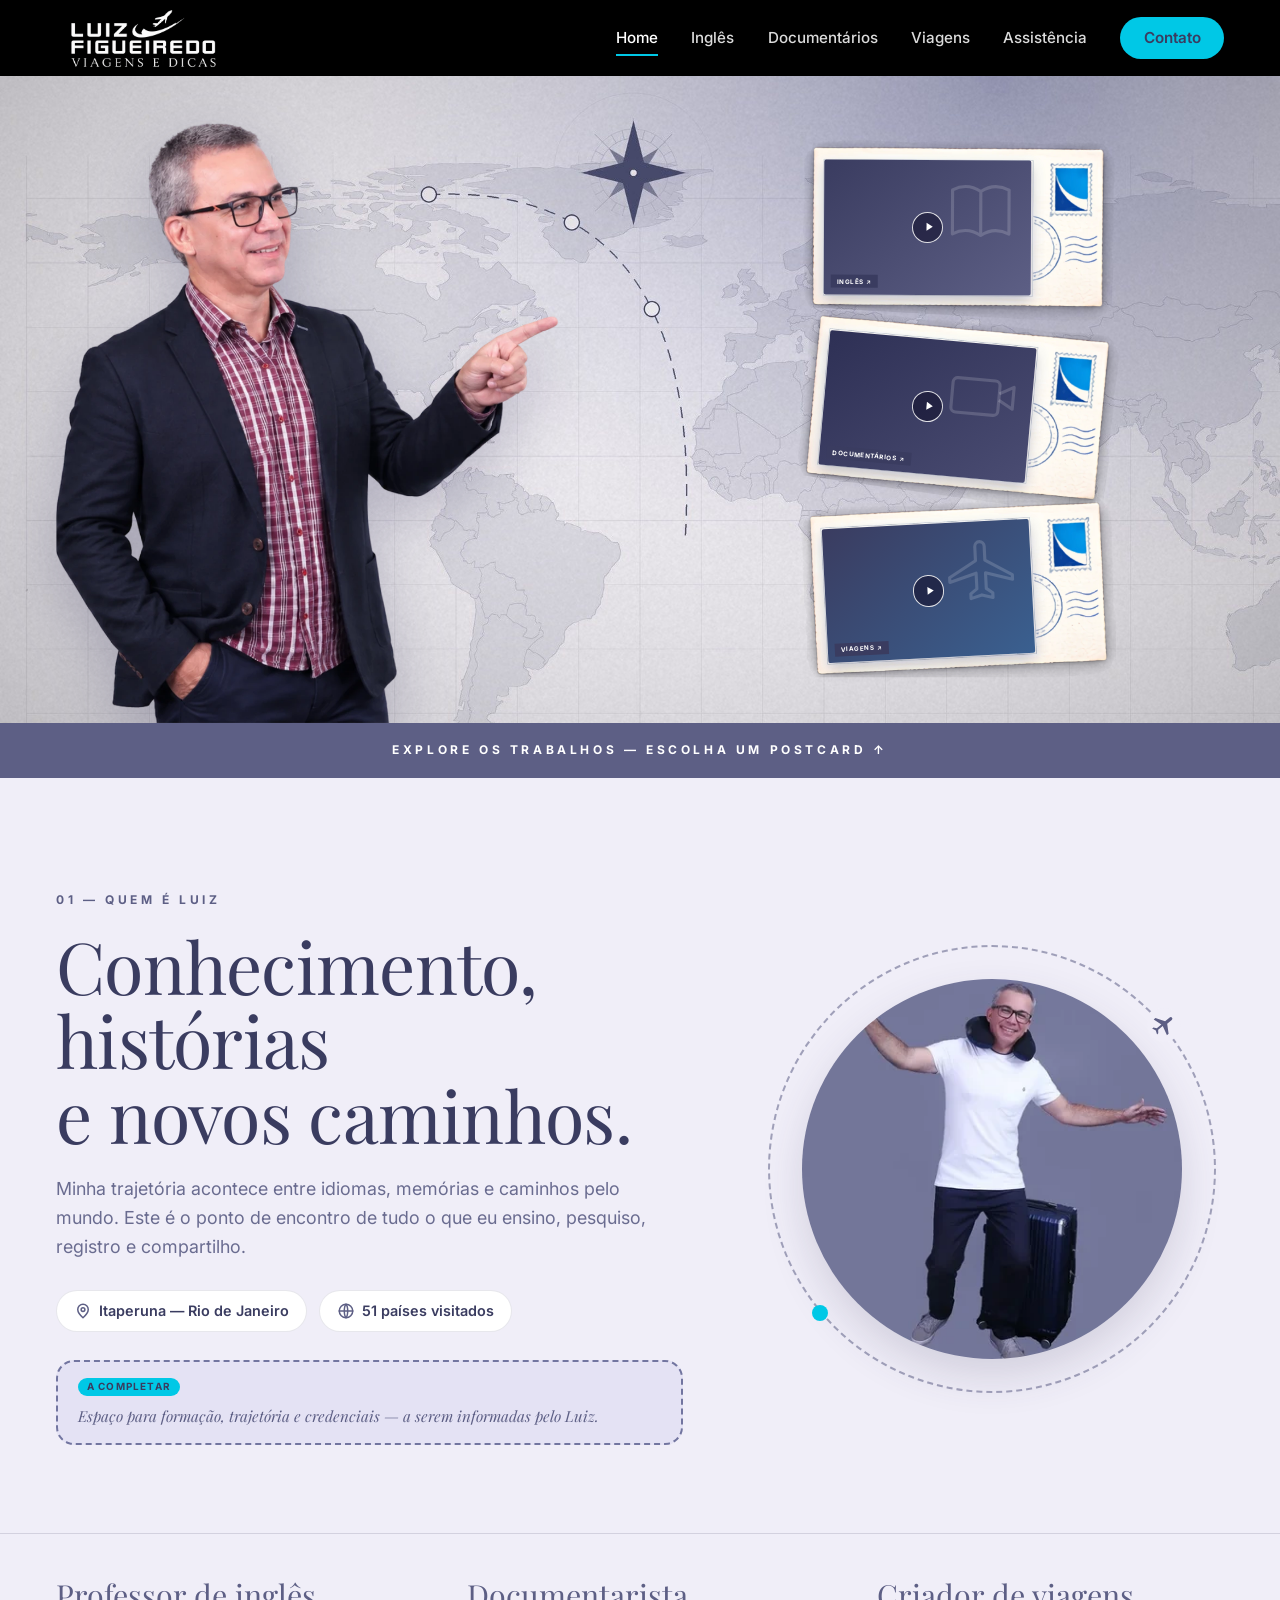
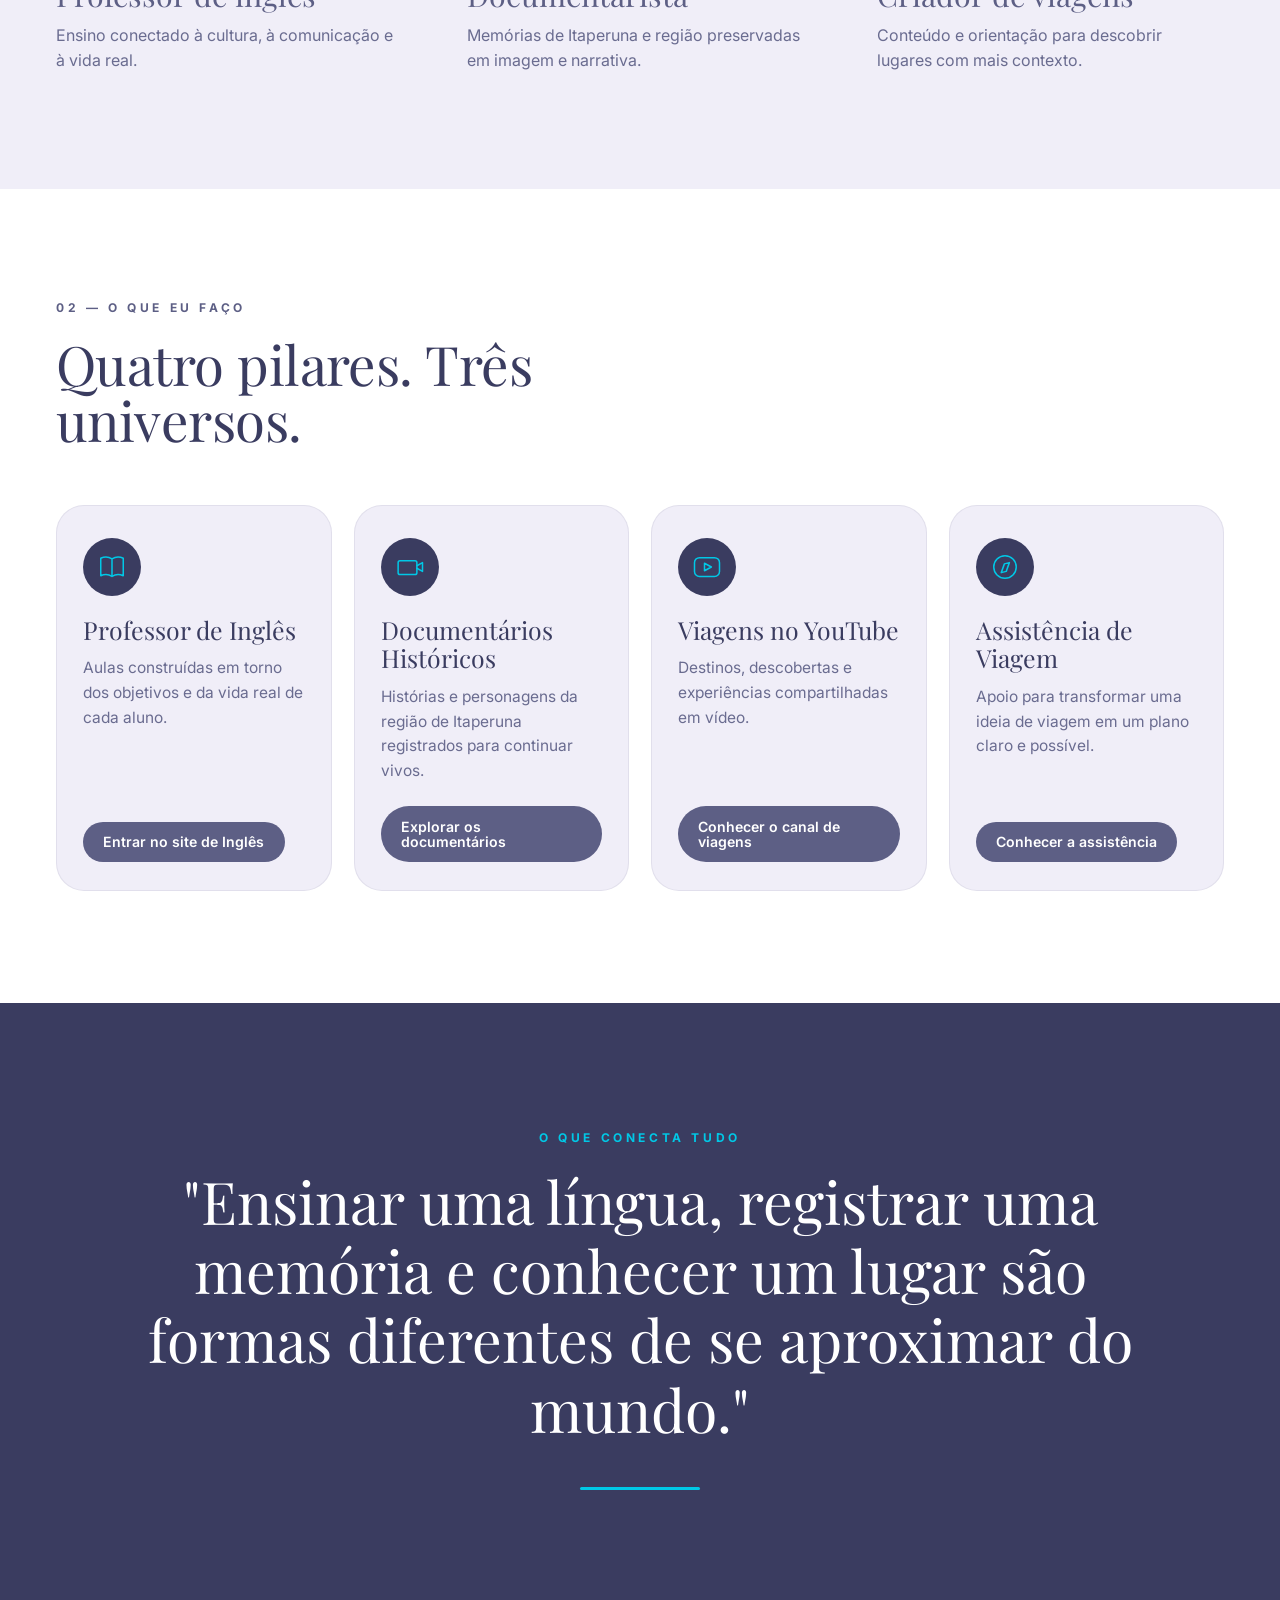
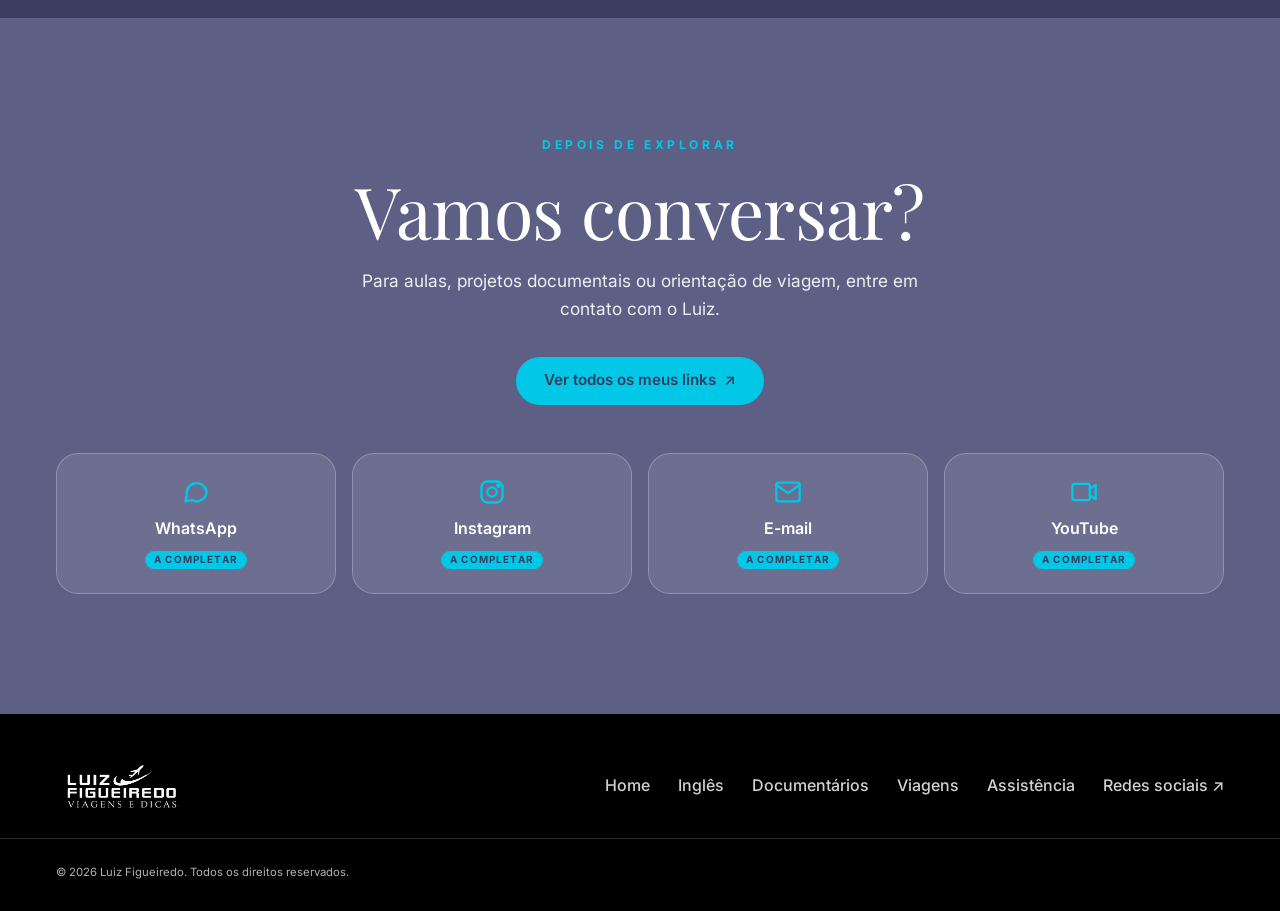
<file: index.html>
<!DOCTYPE html>
<html lang="pt-BR">
<head>
  <meta charset="UTF-8">
  <meta name="viewport" content="width=device-width, initial-scale=1">
  <title>Luiz Figueiredo — Professor de inglês, documentarista e viajante</title>
  <meta name="description" content="Luiz Figueiredo, de Itaperuna (RJ): professor de inglês, documentarista de histórias da região, criador de vídeos de viagem e assistente de planejamento de viagens.">
  <meta name="theme-color" content="#5d5f85">

  <link rel="canonical" href="https://alienbat1.github.io/luizfigueiredo/">

  <meta property="og:type" content="website">
  <meta property="og:locale" content="pt_BR">
  <meta property="og:url" content="https://alienbat1.github.io/luizfigueiredo/">
  <meta property="og:title" content="Luiz Figueiredo — Professor, contador de histórias e viajante curioso">
  <meta property="og:description" content="Inglês, documentários históricos de Itaperuna e viagens: tudo em um só lugar.">
  <meta property="og:image" content="https://alienbat1.github.io/luizfigueiredo/assets/img/og-cover.jpg">
  <meta property="og:site_name" content="Luiz Figueiredo">

  <meta name="twitter:card" content="summary_large_image">
  <meta name="twitter:title" content="Luiz Figueiredo — Professor, contador de histórias e viajante curioso">
  <meta name="twitter:description" content="Inglês, documentários históricos de Itaperuna e viagens: tudo em um só lugar.">
  <meta name="twitter:image" content="https://alienbat1.github.io/luizfigueiredo/assets/img/og-cover.jpg">

  <script type="application/ld+json">
  {
    "@context": "https://schema.org",
    "@type": "Person",
    "name": "Luiz Figueiredo",
    "url": "https://alienbat1.github.io/luizfigueiredo/",
    "description": "Professor de inglês, documentarista e criador de conteúdo de viagens. Natural de Itaperuna, RJ. Mais de 20 anos de experiência no ensino de idiomas e 51 países visitados.",
    "jobTitle": "Professor de Inglês e Documentarista",
    "address": {
      "@type": "PostalAddress",
      "addressLocality": "Itaperuna",
      "addressRegion": "RJ",
      "addressCountry": "BR"
    },
    "knowsLanguage": ["pt", "en"],
    "sameAs": [
      "https://www.youtube.com/@LuizFigueiredoViagens"
    ]
  }
  </script>

  <link rel="preconnect" href="https://fonts.googleapis.com">
  <link rel="stylesheet" href="https://fonts.googleapis.com/css2?family=Playfair+Display:ital,wght@0,400;0,700;0,900;1,700&family=Inter:wght@400;500;600;700;800&family=Outfit:wght@400;600;800&display=swap">

<style>
:root {
  --ink:         #3a3c60;
  --indigo:      #5d5f85;
  --indigo-soft: #7275a0;
  --sky:         #00c8e6;
  --ivory:       #f0eef8;
  --paper:       #f8f6ff;
  --lilac:       #e4e2f4;
  --muted:       #6a6c90;
  --white:       #fff;

  --font-title:  'Playfair Display', Georgia, serif;
  --font-body:   'Inter', system-ui, -apple-system, sans-serif;
  --font-brand:  'Outfit', 'Inter', system-ui, sans-serif;

  --container:   1180px;
  --gutter:      clamp(20px, 5vw, 56px);
  --header-h:    76px;
  --radius-lg:   28px;
  --radius-md:   18px;
  --shadow:      0 18px 40px rgba(60,58,96,.16);
}

*, *::before, *::after { box-sizing: border-box }
html { scroll-behavior: smooth; scroll-padding-top: calc(var(--header-h) + 12px) }
body { margin: 0; font-family: var(--font-body); font-size: 16px; line-height: 1.6; color: var(--ink); background: var(--ivory); -webkit-font-smoothing: antialiased; text-rendering: optimizeLegibility }
img, svg { display: block; max-width: 100% }
a { color: inherit; text-decoration: none }
ul { list-style: none; margin: 0; padding: 0 }
h1,h2,h3,p,figure,blockquote { margin: 0 }
:focus-visible { outline: 3px solid var(--sky); outline-offset: 3px; border-radius: 6px }

.container { width: 100%; max-width: calc(var(--container) + var(--gutter) * 2); margin-inline: auto; padding-inline: var(--gutter) }
.visually-hidden { position: absolute!important; width: 1px; height: 1px; overflow: hidden; clip: rect(0 0 0 0); white-space: nowrap }
.skip-link { position: absolute; left: 12px; top: -60px; z-index: 100; background: var(--sky); color: var(--ink); padding: 10px 18px; border-radius: 999px; font-weight: 700; transition: top .2s }
.skip-link:focus { top: 12px }

/* Botões */
.btn { display: inline-flex; align-items: center; justify-content: center; gap: .5em; padding: .9em 1.7em; border-radius: 999px; border: 2px solid transparent; font: 600 .95rem/1.1 var(--font-body); cursor: pointer; transition: transform .25s ease, box-shadow .25s ease, background .25s ease, color .25s ease }
.btn:hover { transform: translateY(-2px) }
.btn--primary { background: var(--indigo); color: var(--white) }
.btn--primary:hover { background: var(--ink); box-shadow: 0 10px 22px rgba(60,58,96,.28) }
.btn--sky { background: var(--sky); color: var(--ink) }
.btn--sky:hover { box-shadow: 0 10px 24px rgba(0,200,230,.4) }
.btn--sm { padding: .75em 1.3em; font-size: .88rem }

/* Cabeçalho */
.site-header { position: sticky; top: 0; z-index: 50; background: #000; color: var(--white); transition: box-shadow .3s }
.site-header.is-scrolled { box-shadow: 0 8px 24px rgba(0,0,0,.28) }
.site-header__inner { display: flex; align-items: center; justify-content: space-between; gap: 24px; height: var(--header-h); max-width: calc(1360px + var(--gutter) * 2); margin-inline: auto; padding-inline: var(--gutter) }

.brand { display: flex; align-items: center; text-decoration: none }
.brand img { height: 64px; width: auto; display: block; mix-blend-mode: screen; background: #000 }
.brand--footer img { height: 48px; background: #000 }

.nav { display: flex; align-items: center; gap: clamp(18px, 2.6vw, 36px) }
.nav a:not(.btn) { position: relative; font-size: .95rem; font-weight: 500; color: rgba(255,255,255,.86); padding: 6px 0; transition: color .2s }
.nav a:not(.btn)::after { content: ""; position: absolute; left: 0; bottom: 0; width: 0; height: 2px; background: var(--sky); transition: width .25s ease }
.nav a:not(.btn):hover, .nav a[aria-current="page"] { color: var(--white) }
.nav a:not(.btn):hover::after, .nav a[aria-current="page"]::after { width: 100% }
.nav__cta { padding: .7em 1.4em }

.nav-toggle { display: none; width: 46px; height: 46px; border: 0; background: transparent; cursor: pointer; position: relative }
.nav-toggle span { position: absolute; left: 11px; right: 11px; height: 2px; background: var(--white); border-radius: 2px; transition: transform .3s, opacity .2s }
.nav-toggle span:nth-child(1) { top: 16px }
.nav-toggle span:nth-child(2) { top: 22px }
.nav-toggle span:nth-child(3) { top: 28px }
.nav-toggle[aria-expanded="true"] span:nth-child(1) { transform: translateY(6px) rotate(45deg) }
.nav-toggle[aria-expanded="true"] span:nth-child(2) { opacity: 0 }
.nav-toggle[aria-expanded="true"] span:nth-child(3) { transform: translateY(-6px) rotate(-45deg) }

@media (max-width: 920px) {
  .nav-toggle { display: block }
  .nav { position: fixed; top: var(--header-h); left: 0; right: 0; flex-direction: column; align-items: stretch; gap: 0; background: var(--ink); padding: 8px var(--gutter) 28px; border-top: 1px solid rgba(255,255,255,.12); box-shadow: 0 24px 40px rgba(0,0,0,.35); opacity: 0; transform: translateY(-8px); pointer-events: none; transition: opacity .25s, transform .25s }
  .nav.is-open { opacity: 1; transform: none; pointer-events: auto }
  .nav a:not(.btn) { font-size: 1.1rem; padding: 16px 0; border-bottom: 1px solid rgba(255,255,255,.1) }
  .nav a:not(.btn)::after { display: none }
  .nav__cta { margin-top: 18px }
}

/* HERO */
.hero { position: relative; overflow: hidden; background: var(--lilac) url("./assets/img/mapa-hero.jpg") center/cover no-repeat }
.hero__inner {
  --pc-w: clamp(320px, 29vw, 500px);
  max-width: calc(1360px + var(--gutter) * 2); margin-inline: auto;
  padding: clamp(22px, 3.4vw, 46px) var(--gutter) 0;
  display: grid; grid-template-columns: minmax(0, 1.08fr) minmax(0, .92fr);
  align-items: end; gap: clamp(12px, 3vw, 48px);
}
.hero__person { display: flex; align-items: flex-end; justify-content: flex-start }
.hero__person img { height: calc(var(--pc-w) * 1.62); width: auto; max-width: 100%; object-fit: contain; object-position: left bottom; filter: drop-shadow(0 22px 30px rgba(60,58,96,.28)) }

.postcards { display: flex; flex-direction: column; align-items: center; padding-bottom: clamp(18px, 2.6vw, 40px) }
.postcard { position: relative; display: block; width: var(--pc-w); aspect-ratio: 16/9; transition: transform .4s cubic-bezier(.2,.7,.2,1) }
.postcard + .postcard { margin-top: calc(var(--pc-w) * -.075) }
.postcard__bg { position: absolute; inset: 0; width: 100%; height: 100%; pointer-events: none }
.postcard:hover, .postcard:focus-visible { transform: translateY(-8px) scale(1.03); z-index: 2 }

.postcard__photo { position: absolute; container-type: inline-size }
.postcard--1 .postcard__photo { left: 12%; top: 19.12%; width: 56.41%; height: 65.37%; transform: rotate(.26deg) }
.postcard--2 .postcard__photo { left: 11.89%; top: 17.97%; width: 56.43%; height: 65.35%; transform: rotate(5.14deg) }
.postcard--3 .postcard__photo { left: 12.15%; top: 19.91%; width: 56.37%; height: 65.27%; transform: rotate(-2.91deg) }

.thumb { position: absolute; inset: .6%; overflow: hidden; border-radius: 2px; color: #fff; box-shadow: 0 6px 14px rgba(60,58,96,.3) }
.thumb img { width: 100%; height: 100%; object-fit: cover }
.thumb--ingles  { background: linear-gradient(140deg, #3a3c60 0%, #5d5f85 100%) }
.thumb--docs    { background: linear-gradient(140deg, #2e3055 0%, #4a4c72 100%) }
.thumb--viagens { background: linear-gradient(140deg, #3a3c60 0%, #3a6090 100%) }
.thumb__art { position: absolute; right: 6cqw; top: 7cqw; width: 36cqw; height: 36cqw; color: rgba(255,255,255,.16) }
.thumb__todo { position: absolute; left: 3cqw; top: 3cqw; font: italic 2.5cqw/1.2 var(--font-title); color: rgba(255,255,255,.62) }
.thumb__play { position: absolute; left: 50%; top: 50%; width: 15cqw; height: 15cqw; margin: -7.5cqw 0 0 -7.5cqw; border-radius: 50%; background: rgba(20,18,48,.62); border: .45cqw solid rgba(255,255,255,.85); display: flex; align-items: center; justify-content: center; transition: transform .3s, background .3s }
.thumb__play svg { width: 6.5cqw; height: 6.5cqw; fill: #fff; margin-left: .9cqw }
.postcard:hover .thumb__play { transform: scale(1.12); background: var(--indigo) }
.thumb__tag { position: absolute; left: 3cqw; bottom: 3cqw; display: inline-flex; gap: 1.2cqw; align-items: center; background: var(--ink); padding: 1.7cqw 3cqw; font: 700 3cqw/1 var(--font-body); letter-spacing: .08em }
.thumb__tag i { font-style: normal; font-weight: 600 }

.explore-bar { background: var(--indigo); color: var(--white); text-align: center; padding: 19px var(--gutter); font: 700 .75rem/1.4 var(--font-body); letter-spacing: .3em; text-transform: uppercase }

@media (max-width: 900px) {
  .hero__inner {
    --pc-w: min(82vw, 420px);
    grid-template-columns: 1fr;
    grid-template-rows: auto auto;
    gap: 0;
    padding-top: 32px;
    padding-bottom: 0;
  }
  .hero__person { order: 2; justify-content: center; margin-top: -20px }
  .hero__person img {
    height: auto;
    width: min(52vw, 260px);
    margin-bottom: 0;
    filter: drop-shadow(0 12px 20px rgba(60,58,96,.22));
  }
  .postcards { order: 1; padding: 0 0 8px; align-items: center }
  .explore-bar { letter-spacing: .18em; font-size: .68rem }
}

@media (max-width: 520px) {
  .hero__inner { --pc-w: min(88vw, 360px); padding-top: 24px }
  .hero__person img { width: min(46vw, 200px) }
}

/* Títulos */
.eyebrow { font: 700 .75rem/1.2 var(--font-body); letter-spacing: .3em; text-transform: uppercase; color: var(--indigo); margin-bottom: 20px }
.eyebrow--light { color: var(--sky) }
.display { font: 400 clamp(2.4rem, 5.6vw, 4.6rem)/1.04 var(--font-title); letter-spacing: -.01em; color: var(--ink) }
.display--sm { font-size: clamp(2.1rem, 4.4vw, 3.4rem) }
.display--light { color: var(--white) }
.lead { font-size: clamp(1.05rem, 1.4vw, 1.2rem); color: var(--muted); max-width: 56ch; margin-top: 24px }
.section-head { max-width: 720px; margin-bottom: clamp(32px, 5vw, 56px) }

.tbd { display: flex; flex-wrap: wrap; align-items: center; gap: 10px; margin-top: 28px; padding: 16px 20px; border: 2px dashed var(--indigo-soft); border-radius: var(--radius-md); background: var(--lilac); font: italic .95rem/1.4 var(--font-title); color: var(--indigo) }
.tbd__tag { display: inline-block; background: var(--sky); color: var(--ink); font: 700 .62rem/1 var(--font-body); letter-spacing: .12em; padding: .4em .9em; border-radius: 999px; font-style: normal }

/* Sobre */
.about { background: var(--ivory); padding: clamp(64px, 9vw, 120px) 0 }
.about__grid { display: grid; grid-template-columns: 1.15fr .85fr; gap: clamp(36px, 6vw, 88px); align-items: center }
.chips { display: flex; flex-wrap: wrap; gap: 12px; margin-top: 28px }
.chip { display: inline-flex; align-items: center; gap: .55em; padding: .6em 1.15em; border-radius: 999px; background: var(--white); border: 1px solid rgba(60,58,96,.12); font-weight: 600; font-size: .9rem }
.chip svg { width: 18px; height: 18px; fill: none; stroke: var(--indigo); stroke-width: 2; stroke-linecap: round; stroke-linejoin: round }

.portrait { position: relative; width: min(100%, 380px); aspect-ratio: 1; margin: 18px auto }
.portrait__img { width: 100%; height: 100%; border-radius: 50%; object-fit: cover; box-shadow: var(--shadow); background: var(--indigo-soft) }
.portrait__orbit { position: absolute; inset: -9%; border: 2px dashed rgba(93,95,133,.55); border-radius: 50% }
.portrait__plane { position: absolute; left: 95.2%; top: 12.1%; width: 34px; height: 34px; transform: translate(-50%,-50%) rotate(50deg); fill: var(--indigo); background: var(--ivory); border-radius: 50%; padding: 4px }
.portrait__dot { position: absolute; left: 4.8%; top: 87.9%; width: 16px; height: 16px; border-radius: 50%; background: var(--sky); transform: translate(-50%,-50%) }

.roles { display: grid; grid-template-columns: repeat(3,1fr); gap: clamp(24px, 5vw, 64px); margin-top: clamp(48px, 7vw, 88px); padding-top: 44px; border-top: 1px solid rgba(60,58,96,.16) }
.roles h3 { font: 400 clamp(1.5rem, 2.4vw, 1.9rem)/1.15 var(--font-title); color: var(--indigo); margin-bottom: 10px }
.roles p { color: var(--muted); max-width: 34ch }

/* Pilares */
.pillars { background: var(--white); padding: clamp(64px, 9vw, 112px) 0 }
.pillars__grid { display: grid; grid-template-columns: repeat(4,1fr); gap: 22px }
.pillar { display: flex; flex-direction: column; align-items: flex-start; gap: 12px; padding: 32px 26px 28px; background: var(--ivory); border: 1px solid rgba(60,58,96,.08); border-radius: var(--radius-lg); transition: transform .3s, box-shadow .3s }
.pillar:hover { transform: translateY(-6px); box-shadow: var(--shadow) }
.pillar__icon { width: 58px; height: 58px; border-radius: 50%; background: var(--ink); display: flex; align-items: center; justify-content: center; margin-bottom: 8px }
.pillar__icon svg { width: 30px; height: 30px; fill: none; stroke: var(--sky); stroke-width: 2.4; stroke-linecap: round; stroke-linejoin: round }
.pillar h3 { font: 400 1.55rem/1.15 var(--font-title) }
.pillar p { color: var(--muted); font-size: .97rem; flex-grow: 1 }
.pillar .btn { margin-top: 10px }
@media (max-width: 1060px) { .pillars__grid { grid-template-columns: repeat(2,1fr) } }
@media (max-width: 620px) { .pillars__grid { grid-template-columns: 1fr } }

/* Citação */
.statement { background: var(--ink); color: var(--white); text-align: center; padding: clamp(72px, 10vw, 130px) 0 }
.statement__quote { font: 400 clamp(1.9rem, 4.6vw, 3.7rem)/1.18 var(--font-title); max-width: 1000px; margin: 8px auto 0; color: var(--white) }
.statement__line { display: block; width: 120px; height: 3px; border-radius: 3px; background: var(--sky); margin: 44px auto 0 }

/* Contato */
.contact { background: var(--indigo); color: var(--white); text-align: center; padding: clamp(72px, 10vw, 120px) 0 }
.contact__text { max-width: 52ch; margin: 20px auto 0; color: rgba(255,255,255,.9); font-size: 1.08rem }
.contact__actions { margin-top: 34px; display: flex; justify-content: center; gap: 14px; flex-wrap: wrap }
.channels { display: grid; grid-template-columns: repeat(4,1fr); gap: 16px; margin-top: 48px; text-align: center }
.channel { display: flex; flex-direction: column; align-items: center; gap: 10px; padding: 24px 16px; border-radius: 22px; background: rgba(255,255,255,.1); border: 1px solid rgba(255,255,255,.24); font-weight: 600 }
.channel svg { width: 28px; height: 28px; fill: none; stroke: var(--sky); stroke-width: 2; stroke-linecap: round; stroke-linejoin: round }
a.channel { transition: transform .25s, background .25s }
a.channel:hover { transform: translateY(-4px); background: rgba(255,255,255,.18) }
@media (max-width: 860px) { .channels { grid-template-columns: repeat(2,1fr) } }
@media (max-width: 420px) { .channels { grid-template-columns: 1fr } }

/* Rodapé */
.site-footer { background: #000; color: rgba(255,255,255,.82); padding: 48px 0 28px }
.site-footer__inner { display: flex; flex-wrap: wrap; justify-content: space-between; align-items: center; gap: 28px; padding-bottom: 28px; border-bottom: 1px solid rgba(255,255,255,.16) }
.site-footer__nav { display: flex; flex-wrap: wrap; gap: 12px 28px; font-weight: 500 }
.site-footer__nav a:hover { color: var(--sky) }
.site-footer__legal { padding-top: 22px; font-size: .85rem; opacity: .85 }

/* Animação */
.reveal { opacity: 0; transform: translateY(24px); transition: opacity .7s ease, transform .7s ease }
.reveal.in-view { opacity: 1; transform: none }

@media (max-width: 900px) {
  .about__grid { grid-template-columns: 1fr }
  .portrait { order: -1; width: min(70%, 320px) }
  .roles { grid-template-columns: 1fr; gap: 28px }
}
@media (prefers-reduced-motion: reduce) {
  *, *::before, *::after { animation: none!important; transition: none!important; scroll-behavior: auto!important }
  .reveal { opacity: 1; transform: none }
}
</style>
</head>
<body>
  <a class="skip-link" href="#conteudo">Pular para o conteúdo</a>

  <header class="site-header" id="topo">
    <div class="site-header__inner">
      <a class="brand" href="index.html" aria-label="Luiz Figueiredo — Viagens e Dicas, página inicial">
        <img src="./assets/img/logo-lf.png" alt="Luiz Figueiredo — Viagens e Dicas">
      </a>

      <nav class="nav" id="menu" aria-label="Principal">
        <a href="index.html" aria-current="page">Home</a>
        <a href="ingles.html">Inglês</a>
        <a href="documentarios.html">Documentários</a>
        <a href="viagens.html">Viagens</a>
        <a href="assistencia.html">Assistência</a>
        <a class="btn btn--sky nav__cta" href="#contato">Contato</a>
      </nav>

      <button class="nav-toggle" type="button" aria-expanded="false" aria-controls="menu" aria-label="Abrir menu">
        <span></span><span></span><span></span>
      </button>
    </div>
  </header>

  <main id="conteudo">

    <!-- HERO -->
    <section class="hero" aria-labelledby="hero-titulo">
      <h1 class="visually-hidden" id="hero-titulo">Luiz Figueiredo — professor de inglês, documentarista e criador de conteúdo de viagens</h1>

      <div class="hero__inner">
        <div class="hero__person">
          <img src="./assets/img/luiz-apontando.webp" width="856" height="1023"
               alt="Luiz Figueiredo, de blazer, sorrindo e apontando para os trabalhos ao lado" fetchpriority="high">
        </div>

        <div class="postcards">
          <a class="postcard postcard--1" href="ingles.html" aria-label="Inglês e Idiomas — ver a página de aulas">
            <img class="postcard__bg" src="./assets/img/postcard-ingles.webp" width="1200" height="675" alt="">
            <div class="postcard__photo">
              <div class="thumb thumb--ingles">
                <svg class="thumb__art" viewBox="0 0 48 48" aria-hidden="true"><path d="M6 10c6-3 12-3 18 1v28c-6-4-12-4-18-1V10zm36 0c-6-3-12-3-18 1v28c6-4 12-4 18-1V10z" fill="none" stroke="currentColor" stroke-width="2" stroke-linejoin="round"/></svg>
                <span class="thumb__play" aria-hidden="true"><svg viewBox="0 0 24 24"><path d="M8 5v14l11-7z"/></svg></span>
                <span class="thumb__tag">INGLÊS <i aria-hidden="true">↗</i></span>
              </div>
            </div>
          </a>

          <a class="postcard postcard--2" href="documentarios.html" aria-label="Documentários Históricos — ver a página de documentários">
            <img class="postcard__bg" src="./assets/img/postcard-docs.webp" width="1200" height="675" alt="">
            <div class="postcard__photo">
              <div class="thumb thumb--docs">
                <svg class="thumb__art" viewBox="0 0 48 48" aria-hidden="true"><rect x="5" y="14" width="30" height="22" rx="3" fill="none" stroke="currentColor" stroke-width="2"/><path d="M35 22l9-5v14l-9-5" fill="none" stroke="currentColor" stroke-width="2" stroke-linejoin="round"/></svg>
                <span class="thumb__play" aria-hidden="true"><svg viewBox="0 0 24 24"><path d="M8 5v14l11-7z"/></svg></span>
                <span class="thumb__tag">DOCUMENTÁRIOS <i aria-hidden="true">↗</i></span>
              </div>
            </div>
          </a>

          <a class="postcard postcard--3" href="viagens.html" aria-label="Viagens e Dicas — ver a página de viagens">
            <img class="postcard__bg" src="./assets/img/postcard-viagens.webp" width="1200" height="675" alt="">
            <div class="postcard__photo">
              <div class="thumb thumb--viagens">
                <svg class="thumb__art" viewBox="0 0 48 48" aria-hidden="true"><path d="M44 29v-3L27 16V7a3 3 0 0 0-6 0v9L4 26v3l17-5v10l-4 3v3l7-2 7 2v-3l-4-3V24z" fill="none" stroke="currentColor" stroke-width="2" stroke-linejoin="round"/></svg>
                <span class="thumb__play" aria-hidden="true"><svg viewBox="0 0 24 24"><path d="M8 5v14l11-7z"/></svg></span>
                <span class="thumb__tag">VIAGENS <i aria-hidden="true">↗</i></span>
              </div>
            </div>
          </a>
        </div>
      </div>
    </section>

    <div class="explore-bar" role="note">Explore os trabalhos — escolha um postcard <span aria-hidden="true">↑</span></div>

    <!-- SOBRE -->
    <section class="about" id="sobre" aria-labelledby="sobre-titulo">
      <div class="container about__grid">
        <div class="about__text reveal">
          <p class="eyebrow">01 — Quem é Luiz</p>
          <h2 class="display" id="sobre-titulo">Conhecimento, histórias <br>e novos caminhos.</h2>
          <p class="lead">Minha trajetória acontece entre idiomas, memórias e caminhos pelo mundo. Este é o ponto de encontro de tudo o que eu ensino, pesquiso, registro e compartilho.</p>

          <ul class="chips">
            <li class="chip">
              <svg viewBox="0 0 24 24" aria-hidden="true"><path d="M12 21s-7-6.2-7-11a7 7 0 0 1 14 0c0 4.8-7 11-7 11z"/><circle cx="12" cy="10" r="2.5"/></svg>
              Itaperuna — Rio de Janeiro
            </li>
            <li class="chip">
              <svg viewBox="0 0 24 24" aria-hidden="true"><circle cx="12" cy="12" r="9"/><path d="M3 12h18M12 3c3 3.2 3 14.8 0 18M12 3c-3 3.2-3 14.8 0 18"/></svg>
              51 países visitados
            </li>
          </ul>

          <div class="tbd">
            <span class="tbd__tag">A COMPLETAR</span>
            Espaço para formação, trajetória e credenciais — a serem informadas pelo Luiz.
          </div>
        </div>

        <figure class="portrait reveal">
          <span class="portrait__orbit" aria-hidden="true"></span>
          <svg class="portrait__plane" viewBox="0 0 24 24" aria-hidden="true"><path d="M21 16v-2l-8-5V3.5a1.5 1.5 0 0 0-3 0V9l-8 5v2l8-2.5V19l-2.5 2v1.5L11 21l3.5 1.5V21L12 19v-5.5l9 2.5z"/></svg>
          <span class="portrait__dot" aria-hidden="true"></span>
          <img class="portrait__img" src="./assets/img/luiz-mala.webp" width="400" height="400"
               alt="Luiz Figueiredo com os braços abertos, almofada de pescoço e mala de viagem" loading="lazy">
        </figure>
      </div>

      <div class="container roles reveal">
        <div>
          <h3>Professor de inglês</h3>
          <p>Ensino conectado à cultura, à comunicação e à vida real.</p>
        </div>
        <div>
          <h3>Documentarista</h3>
          <p>Memórias de Itaperuna e região preservadas em imagem e narrativa.</p>
        </div>
        <div>
          <h3>Criador de viagens</h3>
          <p>Conteúdo e orientação para descobrir lugares com mais contexto.</p>
        </div>
      </div>
    </section>

    <!-- PILARES -->
    <section class="pillars" id="pilares" aria-labelledby="pilares-titulo">
      <div class="container">
        <div class="section-head reveal">
          <p class="eyebrow">02 — O que eu faço</p>
          <h2 class="display display--sm" id="pilares-titulo">Quatro pilares. Três universos.</h2>
        </div>

        <div class="pillars__grid">
          <article class="pillar reveal">
            <span class="pillar__icon" aria-hidden="true">
              <svg viewBox="0 0 48 48"><path d="M6 10c6-3 12-3 18 1v28c-6-4-12-4-18-1V10zm36 0c-6-3-12-3-18 1v28c6-4 12-4 18-1V10z"/></svg>
            </span>
            <h3>Professor de Inglês</h3>
            <p>Aulas construídas em torno dos objetivos e da vida real de cada aluno.</p>
            <a class="btn btn--primary btn--sm" href="ingles.html">Entrar no site de Inglês</a>
          </article>

          <article class="pillar reveal">
            <span class="pillar__icon" aria-hidden="true">
              <svg viewBox="0 0 48 48"><rect x="5" y="14" width="30" height="22" rx="3"/><path d="M35 22l9-5v14l-9-5"/></svg>
            </span>
            <h3>Documentários Históricos</h3>
            <p>Histórias e personagens da região de Itaperuna registrados para continuar vivos.</p>
            <a class="btn btn--primary btn--sm" href="documentarios.html">Explorar os documentários</a>
          </article>

          <article class="pillar reveal">
            <span class="pillar__icon" aria-hidden="true">
              <svg viewBox="0 0 48 48"><rect x="4" y="9" width="40" height="30" rx="8"/><path d="M20 18l11 6-11 6z"/></svg>
            </span>
            <h3>Viagens no YouTube</h3>
            <p>Destinos, descobertas e experiências compartilhadas em vídeo.</p>
            <a class="btn btn--primary btn--sm" href="viagens.html">Conhecer o canal de viagens</a>
          </article>

          <article class="pillar reveal">
            <span class="pillar__icon" aria-hidden="true">
              <svg viewBox="0 0 48 48"><circle cx="24" cy="24" r="18"/><path d="M31 17l-5 14-8 2 5-14z"/></svg>
            </span>
            <h3>Assistência de Viagem</h3>
            <p>Apoio para transformar uma ideia de viagem em um plano claro e possível.</p>
            <a class="btn btn--primary btn--sm" href="assistencia.html">Conhecer a assistência</a>
          </article>
        </div>
      </div>
    </section>

    <!-- CITAÇÃO -->
    <section class="statement" aria-label="O que conecta tudo">
      <div class="container reveal">
        <p class="eyebrow eyebrow--light">O que conecta tudo</p>
        <blockquote class="statement__quote">"Ensinar uma língua, registrar uma memória e conhecer um lugar são formas diferentes de se aproximar do mundo."</blockquote>
        <span class="statement__line" aria-hidden="true"></span>
      </div>
    </section>

    <!-- CONTATO -->
    <section class="contact" id="contato" aria-labelledby="contato-titulo">
      <div class="container reveal">
        <p class="eyebrow eyebrow--light">Depois de explorar</p>
        <h2 class="display display--light" id="contato-titulo">Vamos conversar?</h2>
        <p class="contact__text">Para aulas, projetos documentais ou orientação de viagem, entre em contato com o Luiz.</p>

        <div class="contact__actions">
          <a class="btn btn--sky" href="https://linktr.ee/luizfigueiredoviagens" target="_blank" rel="noopener">Ver todos os meus links <span aria-hidden="true">↗</span></a>
        </div>

        <div class="channels">
          <div class="channel">
            <svg viewBox="0 0 24 24" aria-hidden="true"><path d="M21 11.5a8.5 8.5 0 0 1-12.4 7.5L3 20l1.1-5.4A8.5 8.5 0 1 1 21 11.5z"/></svg>
            WhatsApp <span class="tbd__tag">A COMPLETAR</span>
          </div>
          <div class="channel">
            <svg viewBox="0 0 24 24" aria-hidden="true"><rect x="3" y="3" width="18" height="18" rx="5"/><circle cx="12" cy="12" r="4"/><circle cx="17.5" cy="6.5" r="1"/></svg>
            Instagram <span class="tbd__tag">A COMPLETAR</span>
          </div>
          <div class="channel">
            <svg viewBox="0 0 24 24" aria-hidden="true"><rect x="2" y="4" width="20" height="16" rx="2"/><path d="M2 6l10 7 10-7"/></svg>
            E-mail <span class="tbd__tag">A COMPLETAR</span>
          </div>
          <div class="channel">
            <svg viewBox="0 0 24 24" aria-hidden="true"><rect x="2" y="5" width="15" height="14" rx="2"/><path d="M17 9l5-3v12l-5-3"/></svg>
            YouTube <span class="tbd__tag">A COMPLETAR</span>
          </div>
        </div>
      </div>
    </section>
  </main>

  <footer class="site-footer">
    <div class="container site-footer__inner">
      <a class="brand brand--footer" href="index.html" aria-label="Luiz Figueiredo — início">
        <img src="./assets/img/logo-lf.png" alt="Luiz Figueiredo">
      </a>
      <nav class="site-footer__nav" aria-label="Rodapé">
        <a href="index.html">Home</a>
        <a href="ingles.html">Inglês</a>
        <a href="documentarios.html">Documentários</a>
        <a href="viagens.html">Viagens</a>
        <a href="assistencia.html">Assistência</a>
        <a href="https://linktr.ee/luizfigueiredoviagens" target="_blank" rel="noopener">Redes sociais ↗</a>
      </nav>
    </div>
    <div class="container site-footer__legal">
      <small>© 2026 Luiz Figueiredo. Todos os direitos reservados.</small>
    </div>
  </footer>

  <script>
    // Sticky header shadow
    const header = document.querySelector('.site-header');
    window.addEventListener('scroll', () => header.classList.toggle('is-scrolled', window.scrollY > 10), { passive: true });

    // Mobile menu toggle
    const toggle = document.querySelector('.nav-toggle');
    const nav = document.querySelector('.nav');
    toggle.addEventListener('click', () => {
      const open = toggle.getAttribute('aria-expanded') === 'true';
      toggle.setAttribute('aria-expanded', String(!open));
      nav.classList.toggle('is-open', !open);
    });

    // Reveal on scroll
    const reveals = document.querySelectorAll('.reveal');
    const observer = new IntersectionObserver(entries => {
      entries.forEach(e => { if (e.isIntersecting) { e.target.classList.add('in-view'); observer.unobserve(e.target); } });
    }, { threshold: 0.12 });
    reveals.forEach(el => observer.observe(el));
  </script>
</body>
</html>
</file>
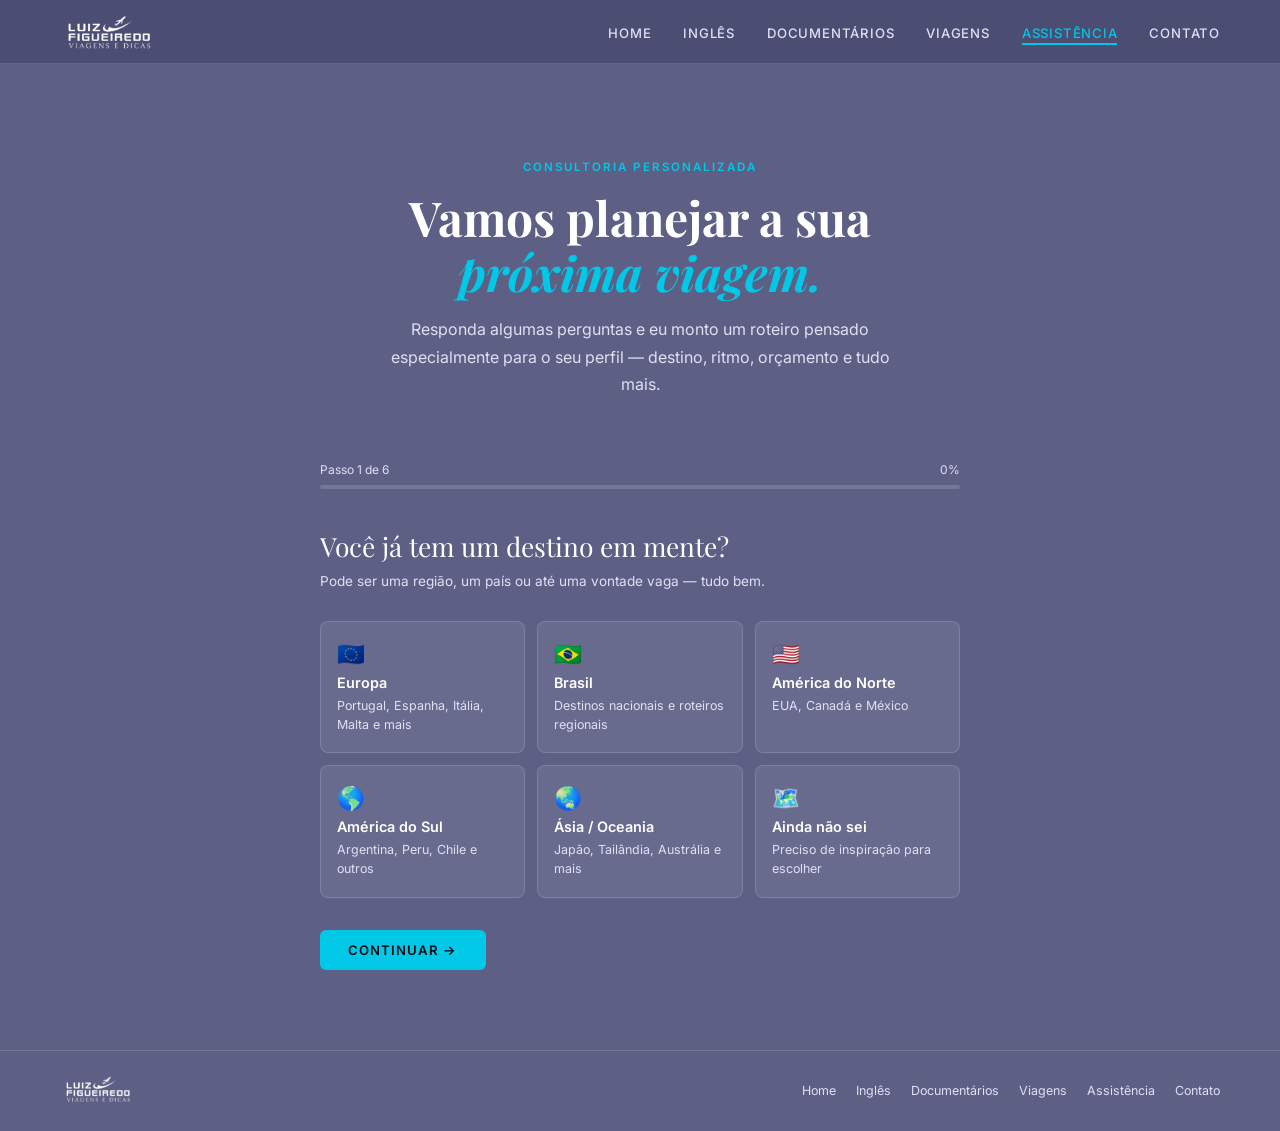
<file: assistencia.html>
<!DOCTYPE html>
<html lang="pt-BR">
<head>
  <meta charset="UTF-8">
  <meta name="viewport" content="width=device-width, initial-scale=1.0">
  <title>Assistência de Viagem — Luiz Figueiredo</title>
  <meta name="description" content="Consultoria personalizada de viagem com Luiz Figueiredo. Responda algumas perguntas e receba um roteiro pensado para o seu perfil.">
  <meta name="theme-color" content="#5d5f85">

  <link rel="canonical" href="https://alienbat1.github.io/luizfigueiredo/assistencia.html">

  <meta property="og:type" content="website">
  <meta property="og:locale" content="pt_BR">
  <meta property="og:url" content="https://alienbat1.github.io/luizfigueiredo/assistencia.html">
  <meta property="og:title" content="Assistência de Viagem — Luiz Figueiredo">
  <meta property="og:description" content="Consultoria personalizada de viagem com Luiz Figueiredo. Responda algumas perguntas e receba orientação para planejar a viagem dos seus sonhos.">
  <meta property="og:image" content="https://alienbat1.github.io/luizfigueiredo/assets/img/og-cover.jpg">
  <meta property="og:site_name" content="Luiz Figueiredo">

  <meta name="twitter:card" content="summary_large_image">
  <meta name="twitter:title" content="Assistência de Viagem — Luiz Figueiredo">
  <meta name="twitter:description" content="Consultoria personalizada de viagem com Luiz Figueiredo. Responda algumas perguntas e receba orientação para planejar a viagem dos seus sonhos.">
  <meta name="twitter:image" content="https://alienbat1.github.io/luizfigueiredo/assets/img/og-cover.jpg">

  <script type="application/ld+json">
  {
    "@context": "https://schema.org",
    "@type": "Service",
    "name": "Assistência de Viagem — Luiz Figueiredo",
    "url": "https://alienbat1.github.io/luizfigueiredo/assistencia.html",
    "description": "Consultoria personalizada de planejamento de viagens com Luiz Figueiredo. Roteiro pensado para o seu perfil: destino, estilo, orçamento e duração.",
    "provider": {
      "@type": "Person",
      "name": "Luiz Figueiredo",
      "jobTitle": "Consultor de Viagens",
      "address": {
        "@type": "PostalAddress",
        "addressLocality": "Itaperuna",
        "addressRegion": "RJ",
        "addressCountry": "BR"
      }
    },
    "areaServed": "BR",
    "availableChannel": {
      "@type": "ServiceChannel",
      "serviceType": "Online"
    }
  }
  </script>

  <link rel="preconnect" href="https://fonts.googleapis.com">
  <link rel="preconnect" href="https://fonts.gstatic.com" crossorigin>
  <link href="https://fonts.googleapis.com/css2?family=Playfair+Display:ital,wght@0,700;1,700&family=Inter:wght@400;500;600&display=swap" rel="stylesheet">
  <style>
    :root {
      --bg:        #5d5f85;
      --bg-card:   rgba(255,255,255,0.08);
      --bg-hover:  rgba(255,255,255,0.13);
      --border:    rgba(255,255,255,0.14);
      --fg:        #ffffff;
      --fg-muted:  #e0dff5;
      --accent:    #00c8e6;
      --accent-dim:#00a8c4;
      --indigo:    #4a4c72;
      color-scheme: dark;
    }

    *, *::before, *::after { box-sizing: border-box; margin: 0; padding: 0; }

    html { scroll-behavior: smooth; }

    body {
      font-family: 'Inter', sans-serif;
      background: var(--bg);
      color: var(--fg);
      min-height: 100vh;
      display: flex;
      flex-direction: column;
    }

    /* ── NAV ── */
    nav {
      position: sticky;
      top: 0;
      z-index: 100;
      display: flex;
      align-items: center;
      justify-content: space-between;
      padding: 0 clamp(16px, 5vw, 60px);
      height: 64px;
      background: rgba(74,76,114,0.92);
      backdrop-filter: blur(12px);
      border-bottom: 1px solid var(--border);
    }

    .nav-brand img {
      height: 36px;
      mix-blend-mode: screen;
      display: block;
    }

    .nav-links {
      list-style: none;
      display: flex;
      gap: clamp(16px, 3vw, 32px);
    }

    .nav-links a {
      font-size: 0.82rem;
      font-weight: 500;
      letter-spacing: 0.06em;
      text-transform: uppercase;
      text-decoration: none;
      color: var(--fg-muted);
      transition: color 0.2s;
    }

    .nav-links a:hover { color: var(--fg); }

    .nav-links a.active {
      color: var(--accent);
      border-bottom: 2px solid var(--accent);
      padding-bottom: 2px;
    }

    /* ── HERO ── */
    .hero {
      text-align: center;
      padding: clamp(48px, 8vw, 96px) clamp(16px, 5vw, 60px) clamp(32px, 5vw, 64px);
      max-width: 680px;
      margin: 0 auto;
    }

    .hero-eyebrow {
      font-size: 0.72rem;
      font-weight: 600;
      letter-spacing: 0.18em;
      text-transform: uppercase;
      color: var(--accent);
      margin-bottom: 16px;
    }

    .hero h1 {
      font-family: 'Playfair Display', serif;
      font-size: clamp(2rem, 5vw, 3rem);
      line-height: 1.15;
      margin-bottom: 16px;
    }

    .hero h1 em { font-style: italic; color: var(--accent); }

    .hero-sub {
      font-size: 1rem;
      color: var(--fg-muted);
      line-height: 1.7;
      max-width: 520px;
      margin: 0 auto;
    }

    /* ── CONSULTATION WRAPPER ── */
    main {
      flex: 1;
      width: 100%;
      max-width: 720px;
      margin: 0 auto;
      padding: 0 clamp(16px, 5vw, 40px) 80px;
    }

    /* ── PROGRESS BAR ── */
    .progress-wrap {
      margin-bottom: 40px;
    }

    .progress-label {
      display: flex;
      justify-content: space-between;
      font-size: 0.75rem;
      color: var(--fg-muted);
      margin-bottom: 8px;
    }

    .progress-bar {
      height: 4px;
      background: var(--border);
      border-radius: 99px;
      overflow: hidden;
    }

    .progress-fill {
      height: 100%;
      background: var(--accent);
      border-radius: 99px;
      transition: width 0.4s ease;
      width: 0%;
    }

    /* ── STEPS ── */
    .step {
      display: none;
      animation: fadeUp 0.35s ease forwards;
    }

    .step.active { display: block; }

    @keyframes fadeUp {
      from { opacity: 0; transform: translateY(14px); }
      to   { opacity: 1; transform: translateY(0); }
    }

    .step__question {
      font-family: 'Playfair Display', serif;
      font-size: clamp(1.25rem, 3vw, 1.65rem);
      line-height: 1.3;
      margin-bottom: 8px;
    }

    .step__hint {
      font-size: 0.85rem;
      color: var(--fg-muted);
      margin-bottom: 28px;
      line-height: 1.6;
    }

    /* ── OPTIONS GRID ── */
    .options {
      display: grid;
      grid-template-columns: repeat(auto-fill, minmax(200px, 1fr));
      gap: 12px;
      margin-bottom: 32px;
    }

    .option {
      background: var(--bg-card);
      border: 1.5px solid var(--border);
      border-radius: 8px;
      padding: 18px 16px;
      cursor: pointer;
      transition: border-color 0.2s, background 0.2s, transform 0.15s;
      text-align: left;
      display: flex;
      flex-direction: column;
      gap: 6px;
      user-select: none;
    }

    .option:hover {
      border-color: var(--accent-dim);
      background: var(--bg-hover);
      transform: translateY(-1px);
    }

    .option.selected {
      border-color: var(--accent);
      background: rgba(0,200,230,0.12);
    }

    .option__icon { font-size: 1.4rem; }

    .option__label {
      font-size: 0.9rem;
      font-weight: 600;
      color: var(--fg);
    }

    .option__sub {
      font-size: 0.78rem;
      color: var(--fg-muted);
      line-height: 1.5;
    }

    /* ── MULTI-SELECT NOTE ── */
    .multi-note {
      font-size: 0.72rem;
      font-weight: 600;
      letter-spacing: 0.1em;
      text-transform: uppercase;
      color: var(--accent);
      margin-bottom: 16px;
    }

    /* ── TEXT INPUT ── */
    .text-field {
      width: 100%;
      background: var(--bg-card);
      border: 1.5px solid var(--border);
      border-radius: 8px;
      padding: 16px;
      font-family: 'Inter', sans-serif;
      font-size: 0.95rem;
      color: var(--fg);
      resize: vertical;
      min-height: 100px;
      margin-bottom: 32px;
      transition: border-color 0.2s;
    }

    .text-field:focus {
      outline: none;
      border-color: var(--accent);
    }

    .text-field::placeholder { color: rgba(255,255,255,0.35); }

    /* ── NAV BUTTONS ── */
    .step-nav {
      display: flex;
      gap: 12px;
      align-items: center;
    }

    .btn {
      padding: 12px 28px;
      border-radius: 6px;
      font-family: 'Inter', sans-serif;
      font-size: 0.82rem;
      font-weight: 600;
      letter-spacing: 0.08em;
      text-transform: uppercase;
      cursor: pointer;
      border: none;
      transition: background 0.2s, opacity 0.2s, transform 0.15s;
    }

    .btn:active { transform: scale(0.97); }

    .btn--primary {
      background: var(--accent);
      color: #0a0b14;
    }

    .btn--primary:hover { background: var(--accent-dim); }

    .btn--ghost {
      background: transparent;
      color: var(--fg-muted);
      border: 1.5px solid var(--border);
    }

    .btn--ghost:hover {
      border-color: var(--fg-muted);
      color: var(--fg);
    }

    /* ── SUMMARY CARD ── */
    .summary-card {
      background: var(--bg-card);
      border: 1px solid var(--border);
      border-radius: 10px;
      padding: 32px 28px;
      margin-bottom: 40px;
    }

    .summary-card h3 {
      font-family: 'Playfair Display', serif;
      font-size: 1.2rem;
      margin-bottom: 20px;
      color: var(--accent);
    }

    .summary-list {
      display: flex;
      flex-direction: column;
      gap: 12px;
    }

    .summary-row {
      display: grid;
      grid-template-columns: 140px 1fr;
      gap: 8px;
      font-size: 0.88rem;
    }

    .summary-row__key {
      color: var(--fg-muted);
      font-weight: 500;
    }

    .summary-row__val {
      color: var(--fg);
      font-weight: 600;
    }

    /* ── FORM ── */
    .form-title {
      font-family: 'Playfair Display', serif;
      font-size: 1.4rem;
      margin-bottom: 8px;
    }

    .form-sub {
      font-size: 0.88rem;
      color: var(--fg-muted);
      line-height: 1.7;
      margin-bottom: 28px;
    }

    .form-grid {
      display: grid;
      grid-template-columns: 1fr 1fr;
      gap: 16px;
      margin-bottom: 16px;
    }

    @media (max-width: 520px) { .form-grid { grid-template-columns: 1fr; } }

    .form-field {
      display: flex;
      flex-direction: column;
      gap: 6px;
    }

    .form-field--full { grid-column: 1 / -1; }

    .form-field label {
      font-size: 0.75rem;
      font-weight: 600;
      letter-spacing: 0.1em;
      text-transform: uppercase;
      color: var(--fg-muted);
    }

    .form-field input,
    .form-field textarea,
    .form-field select {
      background: var(--bg-card);
      border: 1.5px solid var(--border);
      border-radius: 6px;
      padding: 12px 14px;
      font-family: 'Inter', sans-serif;
      font-size: 0.9rem;
      color: var(--fg);
      transition: border-color 0.2s;
      width: 100%;
    }

    .form-field input:focus,
    .form-field textarea:focus,
    .form-field select:focus {
      outline: none;
      border-color: var(--accent);
    }

    .form-field input::placeholder,
    .form-field textarea::placeholder { color: rgba(255,255,255,0.3); }

    .form-field textarea { resize: vertical; min-height: 90px; }

    .form-field select { appearance: none; cursor: pointer; }

    .form-submit {
      margin-top: 24px;
      display: flex;
      flex-direction: column;
      gap: 12px;
    }

    .form-submit .btn--primary {
      width: 100%;
      padding: 16px;
      font-size: 0.9rem;
    }

    .form-submit .form-note {
      font-size: 0.75rem;
      color: var(--fg-muted);
      text-align: center;
      line-height: 1.6;
    }

    /* ── SUCCESS ── */
    .success-screen {
      display: none;
      text-align: center;
      padding: 48px 0;
      animation: fadeUp 0.4s ease forwards;
    }

    .success-screen.active { display: block; }

    .success-icon {
      font-size: 3rem;
      margin-bottom: 20px;
    }

    .success-screen h2 {
      font-family: 'Playfair Display', serif;
      font-size: 1.8rem;
      margin-bottom: 12px;
    }

    .success-screen p {
      font-size: 0.95rem;
      color: var(--fg-muted);
      line-height: 1.7;
      max-width: 460px;
      margin: 0 auto 32px;
    }

    /* ── FOOTER ── */
    footer {
      border-top: 1px solid var(--border);
      padding: 24px clamp(16px, 5vw, 60px);
      display: flex;
      align-items: center;
      justify-content: space-between;
      gap: 16px;
      flex-wrap: wrap;
    }

    footer img { height: 28px; mix-blend-mode: screen; }

    .footer-links {
      display: flex;
      gap: 20px;
      flex-wrap: wrap;
    }

    .footer-links a {
      font-size: 0.78rem;
      color: var(--fg-muted);
      text-decoration: none;
      transition: color 0.2s;
    }

    .footer-links a:hover { color: var(--fg); }

    @media (max-width: 600px) {
      .nav-links { display: none; }
      .options { grid-template-columns: 1fr; }
      .summary-row { grid-template-columns: 1fr; gap: 2px; }
    }
  </style>
</head>
<body>

<!-- NAV -->
<nav>
  <a class="nav-brand" href="index.html">
    <img src="./assets/img/logo-lf.png" alt="Luiz Figueiredo">
  </a>
  <ul class="nav-links">
    <li><a href="index.html">Home</a></li>
    <li><a href="ingles.html">Inglês</a></li>
    <li><a href="documentarios.html">Documentários</a></li>
    <li><a href="viagens.html">Viagens</a></li>
    <li><a href="assistencia.html" class="active">Assistência</a></li>
    <li><a href="contato.html">Contato</a></li>
  </ul>
</nav>

<!-- HERO -->
<div class="hero">
  <p class="hero-eyebrow">Consultoria Personalizada</p>
  <h1>Vamos planejar a sua<br><em>próxima viagem.</em></h1>
  <p class="hero-sub">Responda algumas perguntas e eu monto um roteiro pensado especialmente para o seu perfil — destino, ritmo, orçamento e tudo mais.</p>
</div>

<!-- MAIN -->
<main id="consultoria">

  <!-- PROGRESS -->
  <div class="progress-wrap">
    <div class="progress-label">
      <span id="step-label">Passo 1 de 6</span>
      <span id="step-pct">0%</span>
    </div>
    <div class="progress-bar">
      <div class="progress-fill" id="progress-fill"></div>
    </div>
  </div>

  <!-- STEP 1: Destino -->
  <div class="step active" id="step-1">
    <p class="step__question">Você já tem um destino em mente?</p>
    <p class="step__hint">Pode ser uma região, um país ou até uma vontade vaga — tudo bem.</p>
    <div class="options" data-step="1" data-key="destino">
      <div class="option" data-value="Europa">
        <span class="option__icon">🇪🇺</span>
        <span class="option__label">Europa</span>
        <span class="option__sub">Portugal, Espanha, Itália, Malta e mais</span>
      </div>
      <div class="option" data-value="Brasil">
        <span class="option__icon">🇧🇷</span>
        <span class="option__label">Brasil</span>
        <span class="option__sub">Destinos nacionais e roteiros regionais</span>
      </div>
      <div class="option" data-value="América do Norte">
        <span class="option__icon">🇺🇸</span>
        <span class="option__label">América do Norte</span>
        <span class="option__sub">EUA, Canadá e México</span>
      </div>
      <div class="option" data-value="América do Sul">
        <span class="option__icon">🌎</span>
        <span class="option__label">América do Sul</span>
        <span class="option__sub">Argentina, Peru, Chile e outros</span>
      </div>
      <div class="option" data-value="Ásia / Oceania">
        <span class="option__icon">🌏</span>
        <span class="option__label">Ásia / Oceania</span>
        <span class="option__sub">Japão, Tailândia, Austrália e mais</span>
      </div>
      <div class="option" data-value="Ainda não sei">
        <span class="option__icon">🗺️</span>
        <span class="option__label">Ainda não sei</span>
        <span class="option__sub">Preciso de inspiração para escolher</span>
      </div>
    </div>
    <div class="step-nav">
      <button class="btn btn--primary" onclick="nextStep(1)">Continuar →</button>
    </div>
  </div>

  <!-- STEP 2: Estilo de viagem -->
  <div class="step" id="step-2">
    <p class="step__question">Como você gosta de viajar?</p>
    <p class="step__hint">Pode escolher mais de uma opção.</p>
    <p class="multi-note">✦ Seleção múltipla</p>
    <div class="options" data-step="2" data-key="estilo" data-multi="true">
      <div class="option" data-value="Cultura e história">
        <span class="option__icon">🏛️</span>
        <span class="option__label">Cultura e história</span>
        <span class="option__sub">Museus, patrimônios, centros históricos</span>
      </div>
      <div class="option" data-value="Natureza e aventura">
        <span class="option__icon">🌿</span>
        <span class="option__label">Natureza e aventura</span>
        <span class="option__sub">Trilhas, parques, paisagens naturais</span>
      </div>
      <div class="option" data-value="Gastronomia">
        <span class="option__icon">🍽️</span>
        <span class="option__label">Gastronomia</span>
        <span class="option__sub">Culinária local, mercados, vinhos</span>
      </div>
      <div class="option" data-value="Relax e descanso">
        <span class="option__icon">🏖️</span>
        <span class="option__label">Relax e descanso</span>
        <span class="option__sub">Praias, spas, ritmo tranquilo</span>
      </div>
      <div class="option" data-value="Cidades e arquitetura">
        <span class="option__icon">🏙️</span>
        <span class="option__label">Cidades e arquitetura</span>
        <span class="option__sub">Centros urbanos, bairros, design</span>
      </div>
      <div class="option" data-value="Vida noturna">
        <span class="option__icon">🎶</span>
        <span class="option__label">Vida noturna</span>
        <span class="option__sub">Shows, bares, festivais locais</span>
      </div>
    </div>
    <div class="step-nav">
      <button class="btn btn--ghost" onclick="prevStep(2)">← Voltar</button>
      <button class="btn btn--primary" onclick="nextStep(2)">Continuar →</button>
    </div>
  </div>

  <!-- STEP 3: Duração -->
  <div class="step" id="step-3">
    <p class="step__question">Quanto tempo você tem disponível?</p>
    <p class="step__hint">Isso ajuda a montar um roteiro com ritmo certo — sem correria e sem tempo sobrando.</p>
    <div class="options" data-step="3" data-key="duracao">
      <div class="option" data-value="Fim de semana (2–3 dias)">
        <span class="option__icon">⚡</span>
        <span class="option__label">Fim de semana</span>
        <span class="option__sub">2 a 3 dias</span>
      </div>
      <div class="option" data-value="Semana curta (4–7 dias)">
        <span class="option__icon">🗓️</span>
        <span class="option__label">Semana curta</span>
        <span class="option__sub">4 a 7 dias</span>
      </div>
      <div class="option" data-value="Duas semanas (8–14 dias)">
        <span class="option__icon">✈️</span>
        <span class="option__label">Duas semanas</span>
        <span class="option__sub">8 a 14 dias</span>
      </div>
      <div class="option" data-value="Mais de 15 dias">
        <span class="option__icon">🌍</span>
        <span class="option__label">Mais de 15 dias</span>
        <span class="option__sub">Uma viagem longa e imersiva</span>
      </div>
      <div class="option" data-value="Ainda não defini">
        <span class="option__icon">🤔</span>
        <span class="option__label">Ainda não defini</span>
        <span class="option__sub">Flexível por enquanto</span>
      </div>
    </div>
    <div class="step-nav">
      <button class="btn btn--ghost" onclick="prevStep(3)">← Voltar</button>
      <button class="btn btn--primary" onclick="nextStep(3)">Continuar →</button>
    </div>
  </div>

  <!-- STEP 4: Viajante -->
  <div class="step" id="step-4">
    <p class="step__question">Você vai viajar como?</p>
    <p class="step__hint">O roteiro muda bastante dependendo do grupo.</p>
    <div class="options" data-step="4" data-key="grupo">
      <div class="option" data-value="Solo">
        <span class="option__icon">🧳</span>
        <span class="option__label">Solo</span>
        <span class="option__sub">Viagem individual, no meu ritmo</span>
      </div>
      <div class="option" data-value="Casal">
        <span class="option__icon">💑</span>
        <span class="option__label">Casal</span>
        <span class="option__sub">Dois viajantes</span>
      </div>
      <div class="option" data-value="Família com crianças">
        <span class="option__icon">👨‍👩‍👧</span>
        <span class="option__label">Família com crianças</span>
        <span class="option__sub">Roteiro adaptado para kids</span>
      </div>
      <div class="option" data-value="Grupo de amigos">
        <span class="option__icon">🎉</span>
        <span class="option__label">Grupo de amigos</span>
        <span class="option__sub">3 pessoas ou mais</span>
      </div>
      <div class="option" data-value="Viagem de trabalho / estudo">
        <span class="option__icon">💼</span>
        <span class="option__label">Trabalho / estudo</span>
        <span class="option__sub">Com agenda profissional ou acadêmica</span>
      </div>
    </div>
    <div class="step-nav">
      <button class="btn btn--ghost" onclick="prevStep(4)">← Voltar</button>
      <button class="btn btn--primary" onclick="nextStep(4)">Continuar →</button>
    </div>
  </div>

  <!-- STEP 5: Orçamento -->
  <div class="step" id="step-5">
    <p class="step__question">Como você definiria o seu orçamento?</p>
    <p class="step__hint">Não precisa ser um número exato — só para saber o nível de conforto esperado.</p>
    <div class="options" data-step="5" data-key="orcamento">
      <div class="option" data-value="Econômico (hostels, voos baratos, cozinha própria)">
        <span class="option__icon">🪙</span>
        <span class="option__label">Econômico</span>
        <span class="option__sub">Hostels, voos baratos, cozinha própria</span>
      </div>
      <div class="option" data-value="Intermediário (hotéis 3★, restaurantes locais)">
        <span class="option__icon">⭐</span>
        <span class="option__label">Intermediário</span>
        <span class="option__sub">Hotéis 3★, restaurantes locais</span>
      </div>
      <div class="option" data-value="Confortável (hotéis 4★, sem abrir mão do bom)">
        <span class="option__icon">✨</span>
        <span class="option__label">Confortável</span>
        <span class="option__sub">Hotéis 4★, sem abrir mão do bom</span>
      </div>
      <div class="option" data-value="Premium (hotéis 5★, experiências exclusivas)">
        <span class="option__icon">💎</span>
        <span class="option__label">Premium</span>
        <span class="option__sub">Hotéis 5★, experiências exclusivas</span>
      </div>
    </div>
    <div class="step-nav">
      <button class="btn btn--ghost" onclick="prevStep(5)">← Voltar</button>
      <button class="btn btn--primary" onclick="nextStep(5)">Continuar →</button>
    </div>
  </div>

  <!-- STEP 6: Observação livre -->
  <div class="step" id="step-6">
    <p class="step__question">Tem algo mais que eu devo saber?</p>
    <p class="step__hint">Sonhos, restrições, um destino específico dentro da região, ou qualquer detalhe que ajude a montar o roteiro certo pra você.</p>
    <textarea class="text-field" id="obs-field" placeholder="Ex: quero evitar grandes cidades, tenho mobilidade reduzida, sonho em ver a aurora boreal, minha filha ama museus..."></textarea>
    <div class="step-nav">
      <button class="btn btn--ghost" onclick="prevStep(6)">← Voltar</button>
      <button class="btn btn--primary" onclick="showSummary()">Ver meu perfil →</button>
    </div>
  </div>

  <!-- SUMMARY + FORM -->
  <div class="step" id="step-final">
    <div class="summary-card">
      <h3>✦ Seu perfil de viagem</h3>
      <div class="summary-list" id="summary-list"></div>
    </div>

    <p class="form-title">Agora me conta como te alcançar.</p>
    <p class="form-sub">Preencha seus dados e eu entro em contato para continuar o planejamento — com sugestões de destinos, roteiro e dicas exclusivas baseadas no seu perfil.</p>

    <form id="contact-form" onsubmit="submitForm(event)">
      <div class="form-grid">
        <div class="form-field">
          <label for="f-nome">Seu nome</label>
          <input type="text" id="f-nome" name="nome" placeholder="Como quer ser chamado(a)?" required>
        </div>
        <div class="form-field">
          <label for="f-email">E-mail</label>
          <input type="email" id="f-email" name="email" placeholder="seu@email.com" required>
        </div>
        <div class="form-field">
          <label for="f-whatsapp">WhatsApp</label>
          <input type="tel" id="f-whatsapp" name="whatsapp" placeholder="+55 21 99999-9999">
        </div>
        <div class="form-field">
          <label for="f-quando">Quando pretende viajar?</label>
          <select id="f-quando" name="quando">
            <option value="" disabled selected>Selecione</option>
            <option>Nos próximos 3 meses</option>
            <option>Em 3 a 6 meses</option>
            <option>Em 6 a 12 meses</option>
            <option>Ainda sem data definida</option>
          </select>
        </div>
        <div class="form-field form-field--full">
          <label for="f-extra">Alguma dúvida ou pedido específico?</label>
          <textarea id="f-extra" name="extra" placeholder="Opcional — use esse espaço à vontade."></textarea>
        </div>
      </div>
      <div class="form-submit">
        <button type="submit" class="btn btn--primary">Enviar para o Luiz ✈</button>
        <p class="form-note">Suas respostas da consultoria serão enviadas junto com o formulário. Luiz responde em até 48 horas.</p>
      </div>
    </form>

    <div style="margin-top: 16px;">
      <button class="btn btn--ghost" onclick="prevStep('final')">← Rever respostas</button>
    </div>
  </div>

  <!-- SUCCESS -->
  <div class="success-screen" id="success-screen">
    <div class="success-icon">✈️</div>
    <h2>Mensagem enviada!</h2>
    <p>Luiz recebeu o seu perfil de viagem e entrará em contato em breve. Prepare a mala — o roteiro dos seus sonhos está a caminho.</p>
    <a href="viagens.html" class="btn btn--primary">Explorar o canal de viagens</a>
  </div>

</main>

<!-- FOOTER -->
<footer>
  <a href="index.html">
    <img src="./assets/img/logo-lf.png" alt="Luiz Figueiredo">
  </a>
  <div class="footer-links">
    <a href="index.html">Home</a>
    <a href="ingles.html">Inglês</a>
    <a href="documentarios.html">Documentários</a>
    <a href="viagens.html">Viagens</a>
    <a href="assistencia.html">Assistência</a>
    <a href="contato.html">Contato</a>
  </div>
</footer>

<script>
  const TOTAL_STEPS = 6;
  const answers = {};
  let currentStep = 1;

  // ── PROGRESS ──
  function updateProgress(step) {
    const pct = Math.round(((step - 1) / TOTAL_STEPS) * 100);
    document.getElementById('progress-fill').style.width = pct + '%';
    document.getElementById('step-pct').textContent = pct + '%';
    document.getElementById('step-label').textContent =
      step <= TOTAL_STEPS ? `Passo ${step} de ${TOTAL_STEPS}` : 'Quase lá!';
  }

  // ── OPTION CLICK ──
  document.querySelectorAll('.options').forEach(grid => {
    const multi = grid.dataset.multi === 'true';
    grid.querySelectorAll('.option').forEach(opt => {
      opt.addEventListener('click', () => {
        if (multi) {
          opt.classList.toggle('selected');
        } else {
          grid.querySelectorAll('.option').forEach(o => o.classList.remove('selected'));
          opt.classList.add('selected');
        }
      });
    });
  });

  // ── NAVIGATE ──
  function showStep(n) {
    document.querySelectorAll('.step').forEach(s => s.classList.remove('active'));
    const el = document.getElementById('step-' + n);
    if (el) { el.classList.add('active'); currentStep = n; }
    updateProgress(typeof n === 'number' ? n : TOTAL_STEPS + 1);
    window.scrollTo({ top: document.getElementById('consultoria').offsetTop - 80, behavior: 'smooth' });
  }

  function nextStep(n) {
    // Save answer
    const grid = document.querySelector(`[data-step="${n}"]`);
    if (grid) {
      const key = grid.dataset.key;
      const multi = grid.dataset.multi === 'true';
      const selected = [...grid.querySelectorAll('.option.selected')].map(o => o.dataset.value);
      if (selected.length === 0 && n !== 6) {
        // Shake hint
        grid.style.animation = 'none';
        grid.offsetHeight;
        return;
      }
      answers[key] = multi ? selected.join(', ') : (selected[0] || '—');
    }
    if (n === 6) {
      answers['observacoes'] = document.getElementById('obs-field').value.trim() || '—';
      showSummary();
      return;
    }
    showStep(n + 1);
  }

  function prevStep(n) {
    if (n === 'final') { showStep(TOTAL_STEPS); return; }
    if (n > 1) showStep(n - 1);
  }

  // ── SUMMARY ──
  function showSummary() {
    answers['observacoes'] = document.getElementById('obs-field').value.trim() || '—';

    const labels = {
      destino:      'Destino',
      estilo:       'Estilo',
      duracao:      'Duração',
      grupo:        'Viajante',
      orcamento:    'Orçamento',
      observacoes:  'Observações',
    };

    const list = document.getElementById('summary-list');
    list.innerHTML = '';
    Object.entries(labels).forEach(([k, label]) => {
      if (!answers[k]) return;
      const row = document.createElement('div');
      row.className = 'summary-row';
      row.innerHTML = `<span class="summary-row__key">${label}</span><span class="summary-row__val">${answers[k]}</span>`;
      list.appendChild(row);
    });

    showStep('final');
    document.getElementById('step-label').textContent = 'Pronto!';
    document.getElementById('progress-fill').style.width = '100%';
    document.getElementById('step-pct').textContent = '100%';
  }

  // ── SUBMIT ──
  function submitForm(e) {
    e.preventDefault();
    const form = document.getElementById('contact-form');
    const nome     = form.nome.value.trim();
    const email    = form.email.value.trim();
    const whatsapp = form.whatsapp.value.trim();
    const quando   = form.quando.value;
    const extra    = form.extra.value.trim();

    // Build email body
    const perfil = Object.entries({
      'Destino':       answers.destino,
      'Estilo':        answers.estilo,
      'Duração':       answers.duracao,
      'Viajante':      answers.grupo,
      'Orçamento':     answers.orcamento,
      'Observações':   answers.observacoes,
    }).map(([k,v]) => `${k}: ${v || '—'}`).join('\n');

    const body = encodeURIComponent(
      `Olá Luiz!\n\nRecebi uma solicitação de assistência de viagem pelo site.\n\n` +
      `DADOS DO CONTATO\nNome: ${nome}\nE-mail: ${email}\nWhatsApp: ${whatsapp || '—'}\nQuando pretende viajar: ${quando || '—'}\n\n` +
      `PERFIL DE VIAGEM\n${perfil}\n\n` +
      `MENSAGEM EXTRA\n${extra || '—'}\n`
    );

    const subject = encodeURIComponent(`Assistência de Viagem — ${nome}`);

    // Open mailto (fallback until backend is set)
    window.location.href = `mailto:SEU_EMAIL_AQUI?subject=${subject}&body=${body}`;

    // Show success
    setTimeout(() => {
      document.querySelectorAll('.step').forEach(s => s.classList.remove('active'));
      document.getElementById('success-screen').classList.add('active');
      window.scrollTo({ top: 0, behavior: 'smooth' });
    }, 400);
  }

  // Init
  updateProgress(1);
</script>
</body>
</html>
</file>
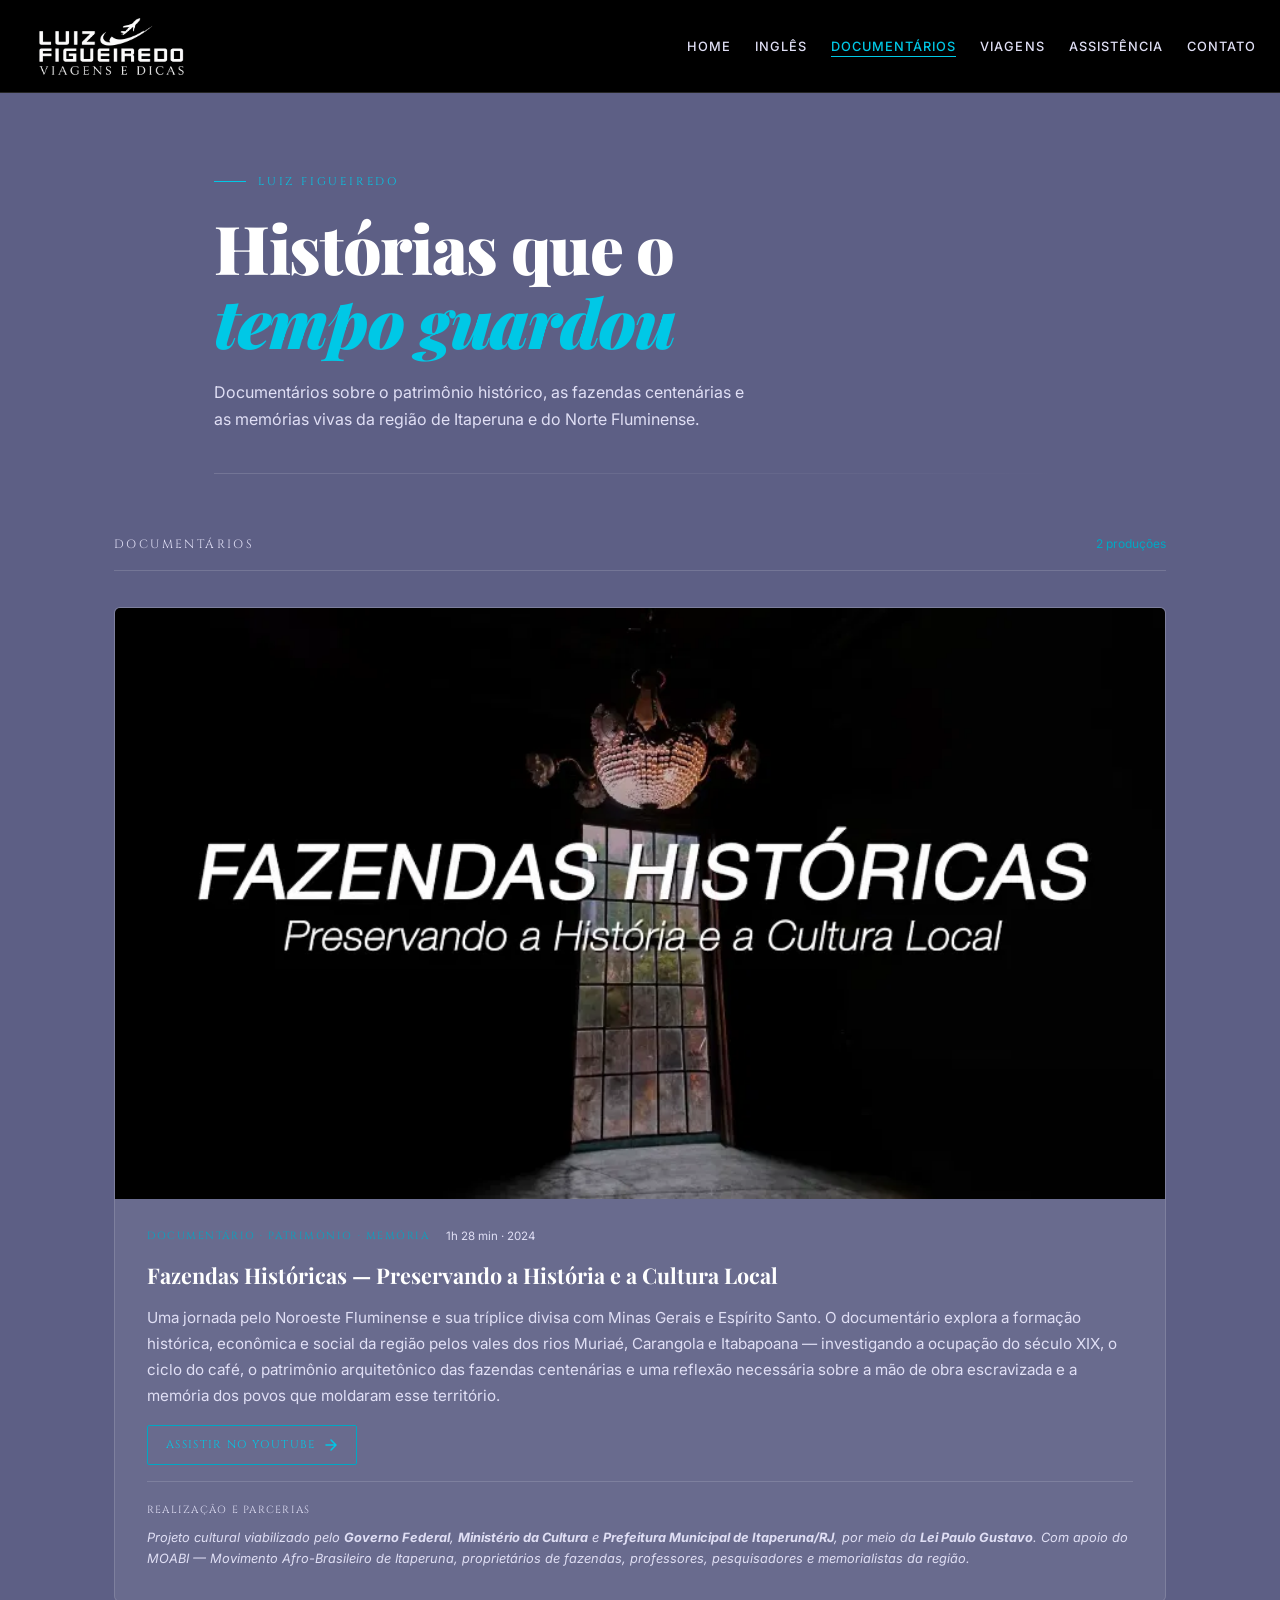
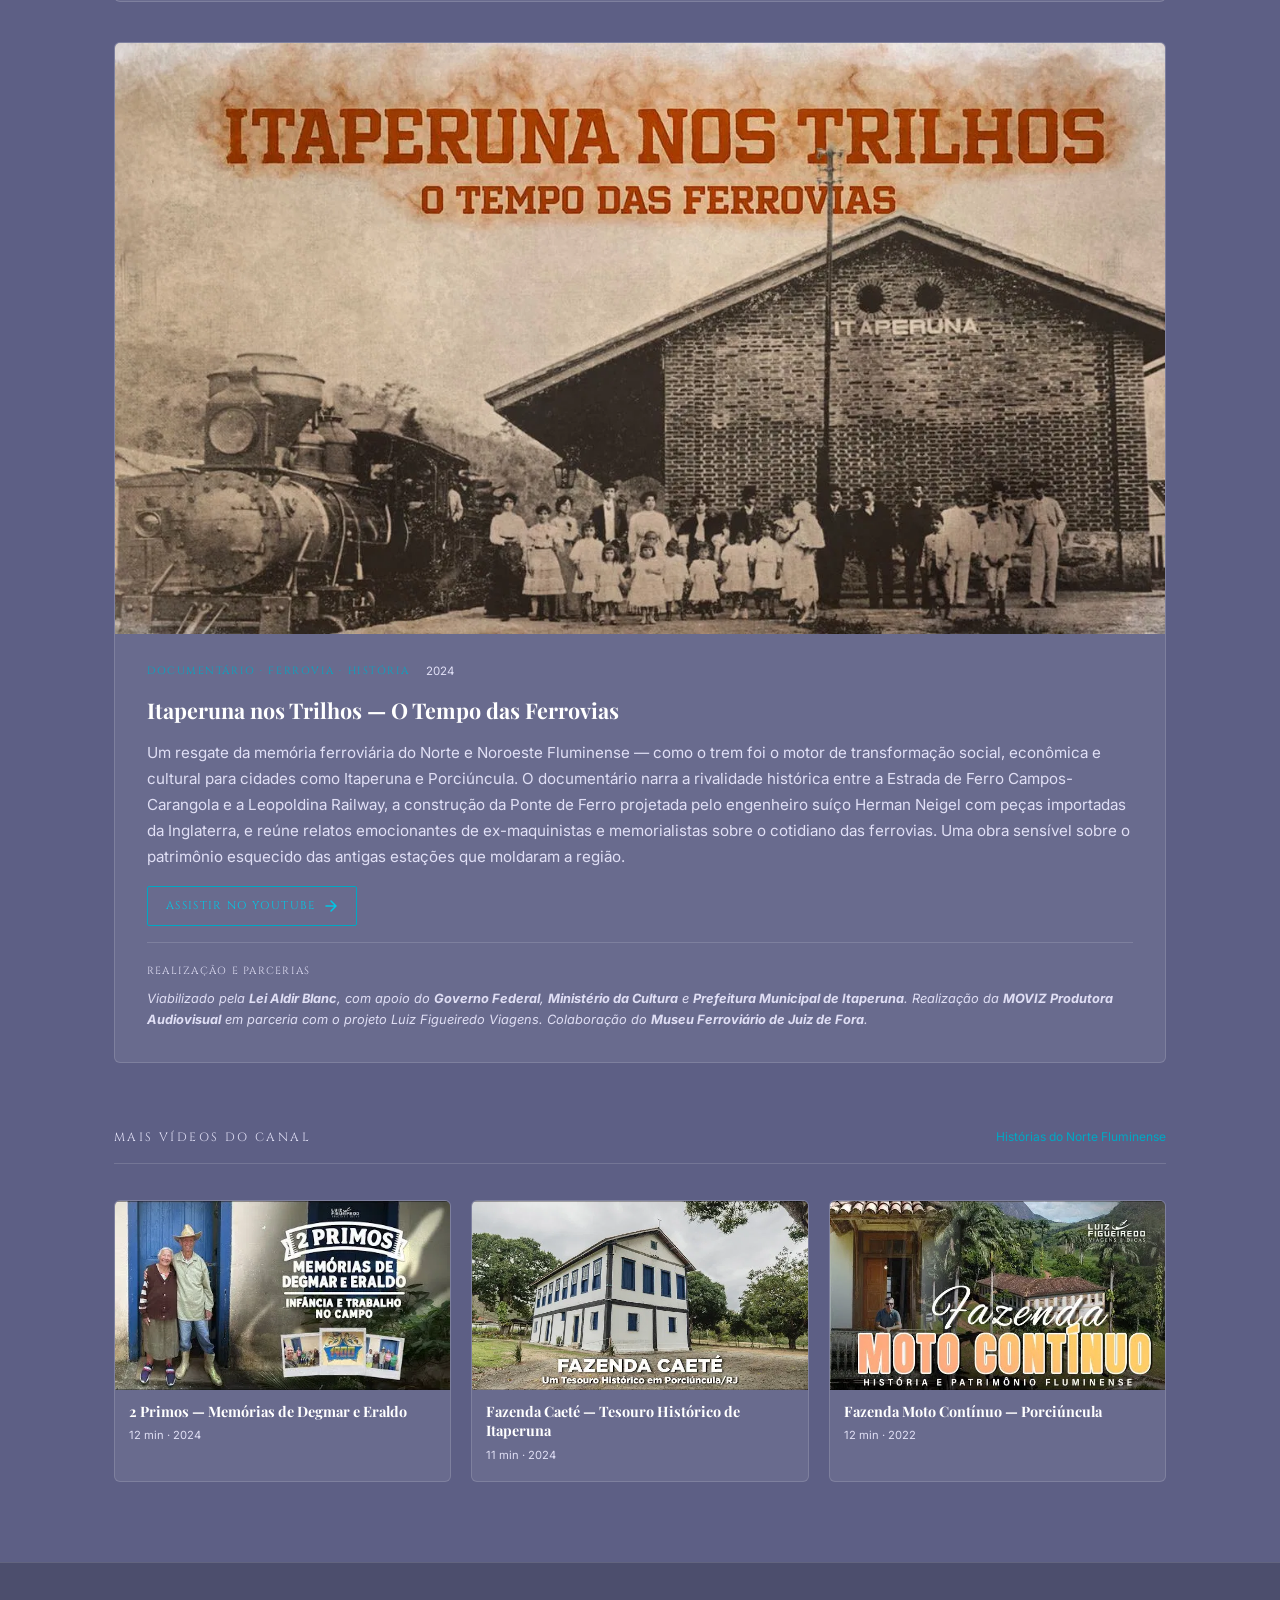
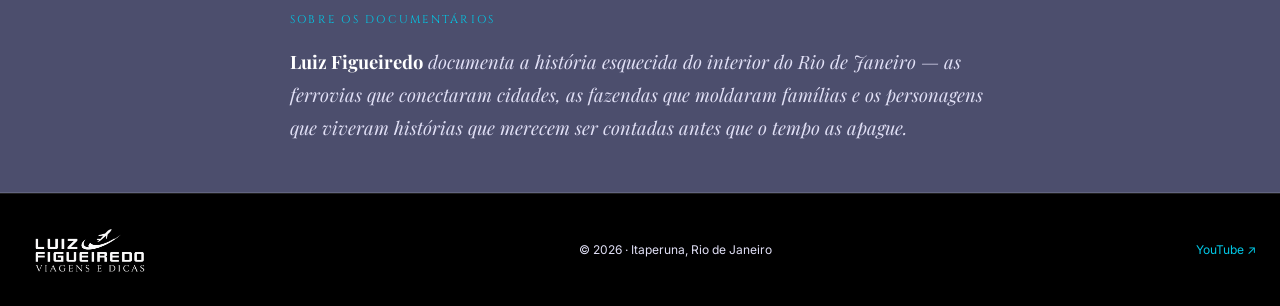
<file: documentarios.html>
<!DOCTYPE html>
<html lang="pt-BR">
<head>
  <meta charset="UTF-8">
  <meta name="viewport" content="width=device-width, initial-scale=1">
  <title>Documentários Históricos — Luiz Figueiredo</title>
  <meta name="description" content="Documentários sobre o patrimônio histórico, as fazendas centenárias e as memórias vivas da região de Itaperuna e do Norte Fluminense.">
  <meta name="theme-color" content="#5d5f85">

  <link rel="canonical" href="https://alienbat1.github.io/luizfigueiredo/documentarios.html">

  <meta property="og:type" content="website">
  <meta property="og:locale" content="pt_BR">
  <meta property="og:url" content="https://alienbat1.github.io/luizfigueiredo/documentarios.html">
  <meta property="og:title" content="Documentários Históricos — Luiz Figueiredo">
  <meta property="og:description" content="Documentários sobre o patrimônio histórico, as fazendas centenárias e as memórias vivas da região de Itaperuna e do Norte Fluminense.">
  <meta property="og:image" content="https://alienbat1.github.io/luizfigueiredo/assets/img/og-cover.jpg">
  <meta property="og:site_name" content="Luiz Figueiredo">

  <meta name="twitter:card" content="summary_large_image">
  <meta name="twitter:title" content="Documentários Históricos — Luiz Figueiredo">
  <meta name="twitter:description" content="Documentários sobre o patrimônio histórico, as fazendas centenárias e as memórias vivas da região de Itaperuna e do Norte Fluminense.">
  <meta name="twitter:image" content="https://alienbat1.github.io/luizfigueiredo/assets/img/og-cover.jpg">

  <script type="application/ld+json">
  {
    "@context": "https://schema.org",
    "@type": "VideoObject",
    "name": "Documentários Históricos de Itaperuna e Norte Fluminense",
    "description": "Série de documentários produzidos por Luiz Figueiredo sobre o patrimônio histórico, fazendas centenárias e memórias da região de Itaperuna, RJ.",
    "url": "https://alienbat1.github.io/luizfigueiredo/documentarios.html",
    "creator": {
      "@type": "Person",
      "name": "Luiz Figueiredo",
      "address": {
        "@type": "PostalAddress",
        "addressLocality": "Itaperuna",
        "addressRegion": "RJ",
        "addressCountry": "BR"
      }
    }
  }
  </script>

  <link rel="preconnect" href="https://fonts.googleapis.com">
  <link rel="stylesheet" href="https://fonts.googleapis.com/css2?family=Playfair+Display:ital,wght@0,700;0,900;1,700&family=Inter:wght@400;500;600&family=Cinzel:wght@700&display=swap">

<style>
  :root {
    --bg:        #5d5f85;
    --bg-card:   rgba(255,255,255,0.08);
    --bg-hover:  rgba(255,255,255,0.13);
    --border:    rgba(255,255,255,0.14);
    --fg:        #ffffff;
    --fg-muted:  #e0dff5;
    --accent:    #00c8e6;
    --accent-dim:#00a8c4;
    --indigo:    #4a4c72;
    --play-bg:   rgba(0,200,230,0.2);
    color-scheme: dark;
  }

  *, *::before, *::after { box-sizing: border-box; margin: 0; padding: 0; }
  html { scroll-behavior: smooth; }

  body {
    background: var(--bg);
    color: var(--fg);
    font-family: 'Inter', system-ui, sans-serif;
    font-size: 16px;
    line-height: 1.6;
    overflow-x: hidden;
  }

  /* ── NAV ── */
  nav {
    position: sticky;
    top: 0;
    z-index: 100;
    background: #000;
    border-bottom: 1px solid var(--border);
    padding: 14px 24px;
    display: flex;
    align-items: center;
    justify-content: space-between;
    gap: 16px;
  }

  .nav-brand {
    display: flex;
    align-items: center;
    text-decoration: none;
  }
  .nav-brand img {
    height: 64px;
    width: auto;
    display: block;
    mix-blend-mode: screen;
  }

  .nav-links {
    display: flex;
    gap: 24px;
    list-style: none;
  }

  .nav-links a {
    font-size: 0.8rem;
    font-weight: 500;
    letter-spacing: 0.08em;
    text-transform: uppercase;
    color: var(--fg-muted);
    text-decoration: none;
    transition: color 0.2s;
  }

  .nav-links a:hover { color: var(--fg); }

  .nav-links a.active {
    color: var(--accent);
    border-bottom: 1px solid var(--accent);
    padding-bottom: 2px;
  }

  /* ── HERO ── */
  .hero {
    position: relative;
    padding: 80px 24px 60px;
    max-width: 900px;
    margin: 0 auto;
  }

  .hero-eyebrow {
    font-family: 'Cinzel', serif;
    font-size: 0.7rem;
    letter-spacing: 0.25em;
    text-transform: uppercase;
    color: var(--accent);
    margin-bottom: 20px;
    display: flex;
    align-items: center;
    gap: 12px;
  }

  .hero-eyebrow::before {
    content: "";
    display: block;
    width: 32px;
    height: 1px;
    background: var(--accent);
  }

  .hero h1 {
    font-family: 'Playfair Display', Georgia, serif;
    font-size: clamp(2.4rem, 6vw, 4.2rem);
    font-weight: 900;
    line-height: 1.1;
    letter-spacing: -0.02em;
    text-wrap: balance;
    margin-bottom: 20px;
  }

  .hero h1 em {
    font-style: italic;
    color: var(--accent);
  }

  .hero-sub {
    font-size: 1rem;
    color: var(--fg-muted);
    max-width: 540px;
    line-height: 1.7;
    margin-bottom: 40px;
  }

  .hero-divider {
    width: 100%;
    height: 1px;
    background: linear-gradient(to right, var(--border), transparent);
  }

  /* ── SECTION ── */
  .section {
    max-width: 1100px;
    margin: 0 auto;
    padding: 0 24px 80px;
  }

  .section-header {
    display: flex;
    align-items: baseline;
    justify-content: space-between;
    gap: 16px;
    margin-bottom: 36px;
    padding-bottom: 16px;
    border-bottom: 1px solid var(--border);
    flex-wrap: wrap;
  }

  .section-title {
    font-family: 'Cinzel', serif;
    font-size: 0.75rem;
    letter-spacing: 0.2em;
    text-transform: uppercase;
    color: var(--fg-muted);
  }

  .section-count {
    font-size: 0.75rem;
    color: var(--accent-dim);
  }

  /* ── DOC CARDS ── */
  .doc-list {
    display: flex;
    flex-direction: column;
    gap: 40px;
  }

  .doc-card {
    background: var(--bg-card);
    border: 1px solid var(--border);
    border-radius: 6px;
    overflow: hidden;
    text-decoration: none;
    color: inherit;
    display: flex;
    flex-direction: column;
    transition: border-color 0.25s;
  }

  .doc-card:hover { border-color: var(--accent-dim); }

  .doc-thumb {
    position: relative;
    aspect-ratio: 16/9;
    background: linear-gradient(135deg, var(--indigo) 0%, #120d24 100%);
    overflow: hidden;
  }

  .doc-thumb img {
    width: 100%;
    height: 100%;
    object-fit: cover;
    display: block;
  }

  .doc-body {
    padding: 28px 32px 32px;
    display: flex;
    flex-direction: column;
    gap: 16px;
  }

  .doc-meta-row {
    display: flex;
    align-items: center;
    gap: 16px;
    flex-wrap: wrap;
  }

  .card-tag {
    font-size: 0.65rem;
    font-family: 'Cinzel', serif;
    letter-spacing: 0.15em;
    text-transform: uppercase;
    color: var(--accent-dim);
  }

  .card-duration {
    font-size: 0.72rem;
    color: var(--fg-muted);
  }

  .doc-title {
    font-family: 'Playfair Display', Georgia, serif;
    font-size: 1.35rem;
    font-weight: 700;
    line-height: 1.3;
  }

  .doc-summary {
    font-size: 0.95rem;
    line-height: 1.7;
    color: var(--fg-muted);
  }

  .doc-parceria {
    border-top: 1px solid var(--border);
    padding-top: 20px;
    display: flex;
    flex-direction: column;
    gap: 10px;
  }

  .parceria-label {
    font-size: 0.65rem;
    font-family: 'Cinzel', serif;
    letter-spacing: 0.12em;
    text-transform: uppercase;
    color: var(--fg-muted);
  }

  .parceria-text {
    font-size: 0.8rem;
    color: var(--fg-muted);
    font-style: italic;
  }

  .doc-watch {
    display: inline-flex;
    align-items: center;
    gap: 8px;
    font-family: 'Cinzel', serif;
    font-size: 0.7rem;
    letter-spacing: 0.12em;
    text-transform: uppercase;
    color: var(--accent);
    text-decoration: none;
    border: 1px solid var(--accent-dim);
    border-radius: 2px;
    padding: 10px 18px;
    align-self: flex-start;
    transition: background 0.2s, gap 0.2s;
  }

  .doc-watch:hover {
    background: var(--play-bg);
    gap: 12px;
  }

  /* ── MINI GRID ── */
  .mini-grid {
    display: grid;
    grid-template-columns: repeat(3, 1fr);
    gap: 20px;
  }

  .mini-card {
    display: flex;
    flex-direction: column;
    background: var(--bg-card);
    border: 1px solid var(--border);
    border-radius: 6px;
    overflow: hidden;
    text-decoration: none;
    color: inherit;
    transition: border-color 0.25s, transform 0.2s;
  }

  .mini-card:hover {
    border-color: var(--accent-dim);
    transform: translateY(-2px);
  }

  .mini-thumb {
    position: relative;
    aspect-ratio: 16/9;
    background: linear-gradient(135deg, var(--indigo) 0%, #120d24 100%);
    overflow: hidden;
  }

  .mini-thumb img {
    width: 100%;
    height: 100%;
    object-fit: cover;
    display: block;
    transition: opacity 0.2s;
  }

  .mini-card:hover .mini-thumb img { opacity: 0.85; }

  .mini-play {
    position: absolute;
    inset: 0;
    display: flex;
    align-items: center;
    justify-content: center;
    background: rgba(0,0,0,0.3);
    opacity: 0;
    transition: opacity 0.2s;
  }

  .mini-card:hover .mini-play { opacity: 1; }

  .mini-play-btn {
    width: 36px;
    height: 36px;
    border-radius: 50%;
    background: var(--play-bg);
    border: 1px solid var(--accent);
    display: flex;
    align-items: center;
    justify-content: center;
  }

  .mini-body {
    padding: 12px 14px 16px;
    display: flex;
    flex-direction: column;
    gap: 6px;
  }

  .mini-title {
    font-family: 'Playfair Display', Georgia, serif;
    font-size: 0.9rem;
    font-weight: 700;
    line-height: 1.35;
    color: var(--fg);
  }

  .mini-meta {
    font-size: 0.7rem;
    color: var(--fg-muted);
  }

  /* ── ABOUT STRIP ── */
  .about-strip {
    background: rgba(0,0,0,0.18);
    border-top: 1px solid rgba(255,255,255,0.12);
    border-bottom: 1px solid rgba(255,255,255,0.12);
    padding: 48px 24px;
  }

  .about-inner {
    max-width: 700px;
    margin: 0 auto;
    display: flex;
    flex-direction: column;
    gap: 16px;
  }

  .tag {
    font-family: 'Cinzel', serif;
    font-size: 0.7rem;
    letter-spacing: 0.2em;
    text-transform: uppercase;
    color: var(--accent);
  }

  .about-inner p {
    font-family: 'Playfair Display', Georgia, serif;
    font-size: 1.15rem;
    font-style: italic;
    line-height: 1.8;
    color: var(--fg-muted);
  }

  .about-inner strong { color: var(--fg); font-style: normal; }

  /* ── FOOTER ── */
  footer {
    padding: 32px 24px;
    display: flex;
    align-items: center;
    justify-content: space-between;
    gap: 16px;
    flex-wrap: wrap;
    background: #000;
    border-top: 1px solid rgba(255,255,255,0.12);
  }

  .footer-brand img {
    height: 48px;
    width: auto;
    display: block;
    mix-blend-mode: screen;
  }

  footer p {
    font-size: 0.75rem;
    color: var(--fg-muted);
  }

  /* ── RESPONSIVE ── */
  @media (max-width: 820px) {
    .doc-body { padding: 20px 20px 24px; }
    .nav-links { display: none; }
  }

  @media (max-width: 700px) {
    .mini-grid { grid-template-columns: 1fr 1fr; }
  }

  @media (max-width: 440px) {
    .mini-grid { grid-template-columns: 1fr; }
    .hero { padding-top: 52px; }
    .doc-title { font-size: 1.1rem; }
  }

  @media (prefers-reduced-motion: reduce) {
    * { transition: none !important; }
  }
</style>
</head>
<body>

<!-- NAV -->
<nav>
  <a href="index.html" class="nav-brand">
    <img src="./assets/img/logo-lf.png" alt="Luiz Figueiredo – Viagens e Dicas">
  </a>
  <ul class="nav-links">
    <li><a href="index.html">Home</a></li>
    <li><a href="ingles.html">Inglês</a></li>
    <li><a href="documentarios.html" class="active">Documentários</a></li>
    <li><a href="viagens.html">Viagens</a></li>
    <li><a href="assistencia.html">Assistência</a></li>
    <li><a href="contato.html">Contato</a></li>
  </ul>
</nav>

<!-- HERO -->
<section class="hero">
  <div class="hero-eyebrow">Luiz Figueiredo</div>
  <h1>Histórias que o<br><em>tempo guardou</em></h1>
  <p class="hero-sub">
    Documentários sobre o patrimônio histórico, as fazendas centenárias e as memórias vivas da região de Itaperuna e do Norte Fluminense.
  </p>
  <div class="hero-divider"></div>
</section>

<!-- DOCUMENTÁRIOS -->
<section class="section">
  <div class="section-header">
    <span class="section-title">Documentários</span>
    <span class="section-count">2 produções</span>
  </div>

  <div class="doc-list">

    <!-- 1. Fazendas Históricas -->
    <div class="doc-card">
      <div class="doc-thumb">
        <img src="./assets/img/doc-fazendas.webp" alt="Fazendas Históricas — capa do documentário">
      </div>
      <div class="doc-body">
        <div class="doc-meta-row">
          <span class="card-tag">Documentário · Patrimônio · Memória</span>
          <span class="card-duration">1h 28 min · 2024</span>
        </div>
        <h3 class="doc-title">Fazendas Históricas — Preservando a História e a Cultura Local</h3>
        <p class="doc-summary">Uma jornada pelo Noroeste Fluminense e sua tríplice divisa com Minas Gerais e Espírito Santo. O documentário explora a formação histórica, econômica e social da região pelos vales dos rios Muriaé, Carangola e Itabapoana — investigando a ocupação do século XIX, o ciclo do café, o patrimônio arquitetônico das fazendas centenárias e uma reflexão necessária sobre a mão de obra escravizada e a memória dos povos que moldaram esse território.</p>
        <a class="doc-watch" href="https://www.youtube.com/watch?v=B0kWpO_Mpb0" target="_blank" rel="noopener">
          Assistir no YouTube
          <svg width="14" height="14" viewBox="0 0 14 14" fill="none">
            <path d="M2 7h10M7 2l5 5-5 5" stroke="#00c8e6" stroke-width="1.5" stroke-linecap="round" stroke-linejoin="round"/>
          </svg>
        </a>
        <div class="doc-parceria">
          <span class="parceria-label">Realização e Parcerias</span>
          <p class="parceria-text">Projeto cultural viabilizado pelo <strong>Governo Federal</strong>, <strong>Ministério da Cultura</strong> e <strong>Prefeitura Municipal de Itaperuna/RJ</strong>, por meio da <strong>Lei Paulo Gustavo</strong>. Com apoio do MOABI — Movimento Afro-Brasileiro de Itaperuna, proprietários de fazendas, professores, pesquisadores e memorialistas da região.</p>
        </div>
      </div>
    </div>

    <!-- 2. Itaperuna nos Trilhos -->
    <div class="doc-card">
      <div class="doc-thumb">
        <img src="./assets/img/doc-trilhos.webp" alt="Itaperuna nos Trilhos — capa do documentário">
      </div>
      <div class="doc-body">
        <div class="doc-meta-row">
          <span class="card-tag">Documentário · Ferrovia · História</span>
          <span class="card-duration">2024</span>
        </div>
        <h3 class="doc-title">Itaperuna nos Trilhos — O Tempo das Ferrovias</h3>
        <p class="doc-summary">Um resgate da memória ferroviária do Norte e Noroeste Fluminense — como o trem foi o motor de transformação social, econômica e cultural para cidades como Itaperuna e Porciúncula. O documentário narra a rivalidade histórica entre a Estrada de Ferro Campos-Carangola e a Leopoldina Railway, a construção da Ponte de Ferro projetada pelo engenheiro suíço Herman Neigel com peças importadas da Inglaterra, e reúne relatos emocionantes de ex-maquinistas e memorialistas sobre o cotidiano das ferrovias. Uma obra sensível sobre o patrimônio esquecido das antigas estações que moldaram a região.</p>
        <a class="doc-watch" href="https://youtu.be/6uwhPej_Aaw" target="_blank" rel="noopener">
          Assistir no YouTube
          <svg width="14" height="14" viewBox="0 0 14 14" fill="none">
            <path d="M2 7h10M7 2l5 5-5 5" stroke="#00c8e6" stroke-width="1.5" stroke-linecap="round" stroke-linejoin="round"/>
          </svg>
        </a>
        <div class="doc-parceria">
          <span class="parceria-label">Realização e Parcerias</span>
          <p class="parceria-text">Viabilizado pela <strong>Lei Aldir Blanc</strong>, com apoio do <strong>Governo Federal</strong>, <strong>Ministério da Cultura</strong> e <strong>Prefeitura Municipal de Itaperuna</strong>. Realização da <strong>MOVIZ Produtora Audiovisual</strong> em parceria com o projeto Luiz Figueiredo Viagens. Colaboração do <strong>Museu Ferroviário de Juiz de Fora</strong>.</p>
        </div>
      </div>
    </div>

  </div>

  <!-- VÍDEOS DO CANAL -->
  <div class="section-header" style="margin-top:64px">
    <span class="section-title">Mais Vídeos do Canal</span>
    <span class="section-count">Histórias do Norte Fluminense</span>
  </div>

  <div class="mini-grid">

    <a class="mini-card" href="https://youtu.be/GGS7myg7Im4" target="_blank" rel="noopener">
      <div class="mini-thumb">
        <img src="./assets/img/mini-2primos.webp" alt="2 Primos" loading="lazy">
        <div class="mini-play">
          <div class="mini-play-btn">
            <svg width="14" height="14" viewBox="0 0 14 14" fill="none"><path d="M3 2L12 7 3 12V2Z" fill="#00c8e6"/></svg>
          </div>
        </div>
      </div>
      <div class="mini-body">
        <h4 class="mini-title">2 Primos — Memórias de Degmar e Eraldo</h4>
        <span class="mini-meta">12 min · 2024</span>
      </div>
    </a>

    <a class="mini-card" href="https://youtu.be/iwV1zi_-TxA" target="_blank" rel="noopener">
      <div class="mini-thumb">
        <img src="./assets/img/mini-caete.webp" alt="Fazenda Caeté" loading="lazy">
        <div class="mini-play">
          <div class="mini-play-btn">
            <svg width="14" height="14" viewBox="0 0 14 14" fill="none"><path d="M3 2L12 7 3 12V2Z" fill="#00c8e6"/></svg>
          </div>
        </div>
      </div>
      <div class="mini-body">
        <h4 class="mini-title">Fazenda Caeté — Tesouro Histórico de Itaperuna</h4>
        <span class="mini-meta">11 min · 2024</span>
      </div>
    </a>

    <a class="mini-card" href="https://youtu.be/t7_LnGVSOyI" target="_blank" rel="noopener">
      <div class="mini-thumb">
        <img src="./assets/img/mini-motocontinuo.webp" alt="Fazenda Moto Contínuo" loading="lazy">
        <div class="mini-play">
          <div class="mini-play-btn">
            <svg width="14" height="14" viewBox="0 0 14 14" fill="none"><path d="M3 2L12 7 3 12V2Z" fill="#00c8e6"/></svg>
          </div>
        </div>
      </div>
      <div class="mini-body">
        <h4 class="mini-title">Fazenda Moto Contínuo — Porciúncula</h4>
        <span class="mini-meta">12 min · 2022</span>
      </div>
    </a>

  </div>
</section>

<!-- ABOUT STRIP -->
<div class="about-strip">
  <div class="about-inner">
    <span class="tag">Sobre os documentários</span>
    <p>
      <strong>Luiz Figueiredo</strong> documenta a história esquecida do interior do Rio de Janeiro —
      as ferrovias que conectaram cidades, as fazendas que moldaram famílias e os personagens que
      viveram histórias que merecem ser contadas antes que o tempo as apague.
    </p>
  </div>
</div>

<!-- FOOTER -->
<footer>
  <div class="footer-brand">
    <img src="./assets/img/logo-lf.png" alt="Luiz Figueiredo">
  </div>
  <p>© 2026 · Itaperuna, Rio de Janeiro</p>
  <p>
    <a href="https://www.youtube.com/@LuizFigueiredoViagens" target="_blank" rel="noopener"
       style="color: var(--accent); text-decoration:none;">YouTube ↗</a>
  </p>
</footer>

</body>
</html>
</file>
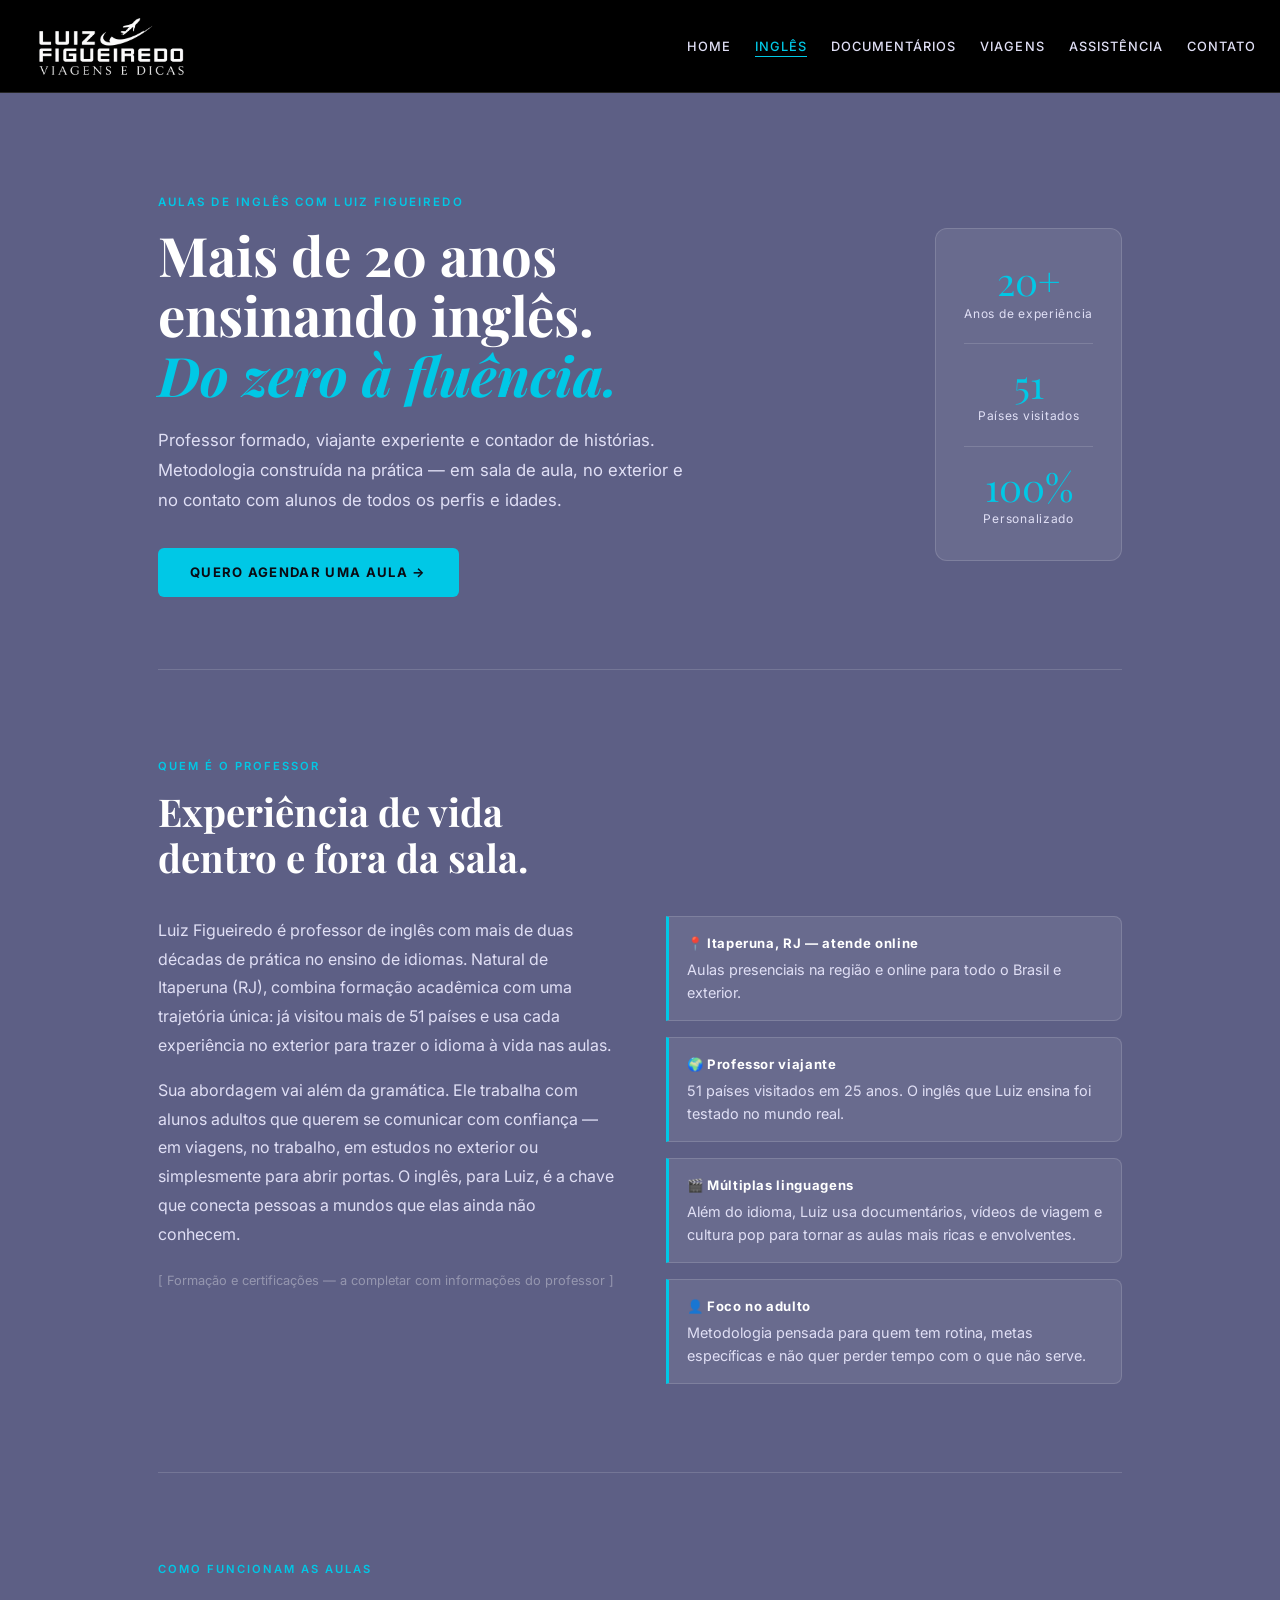
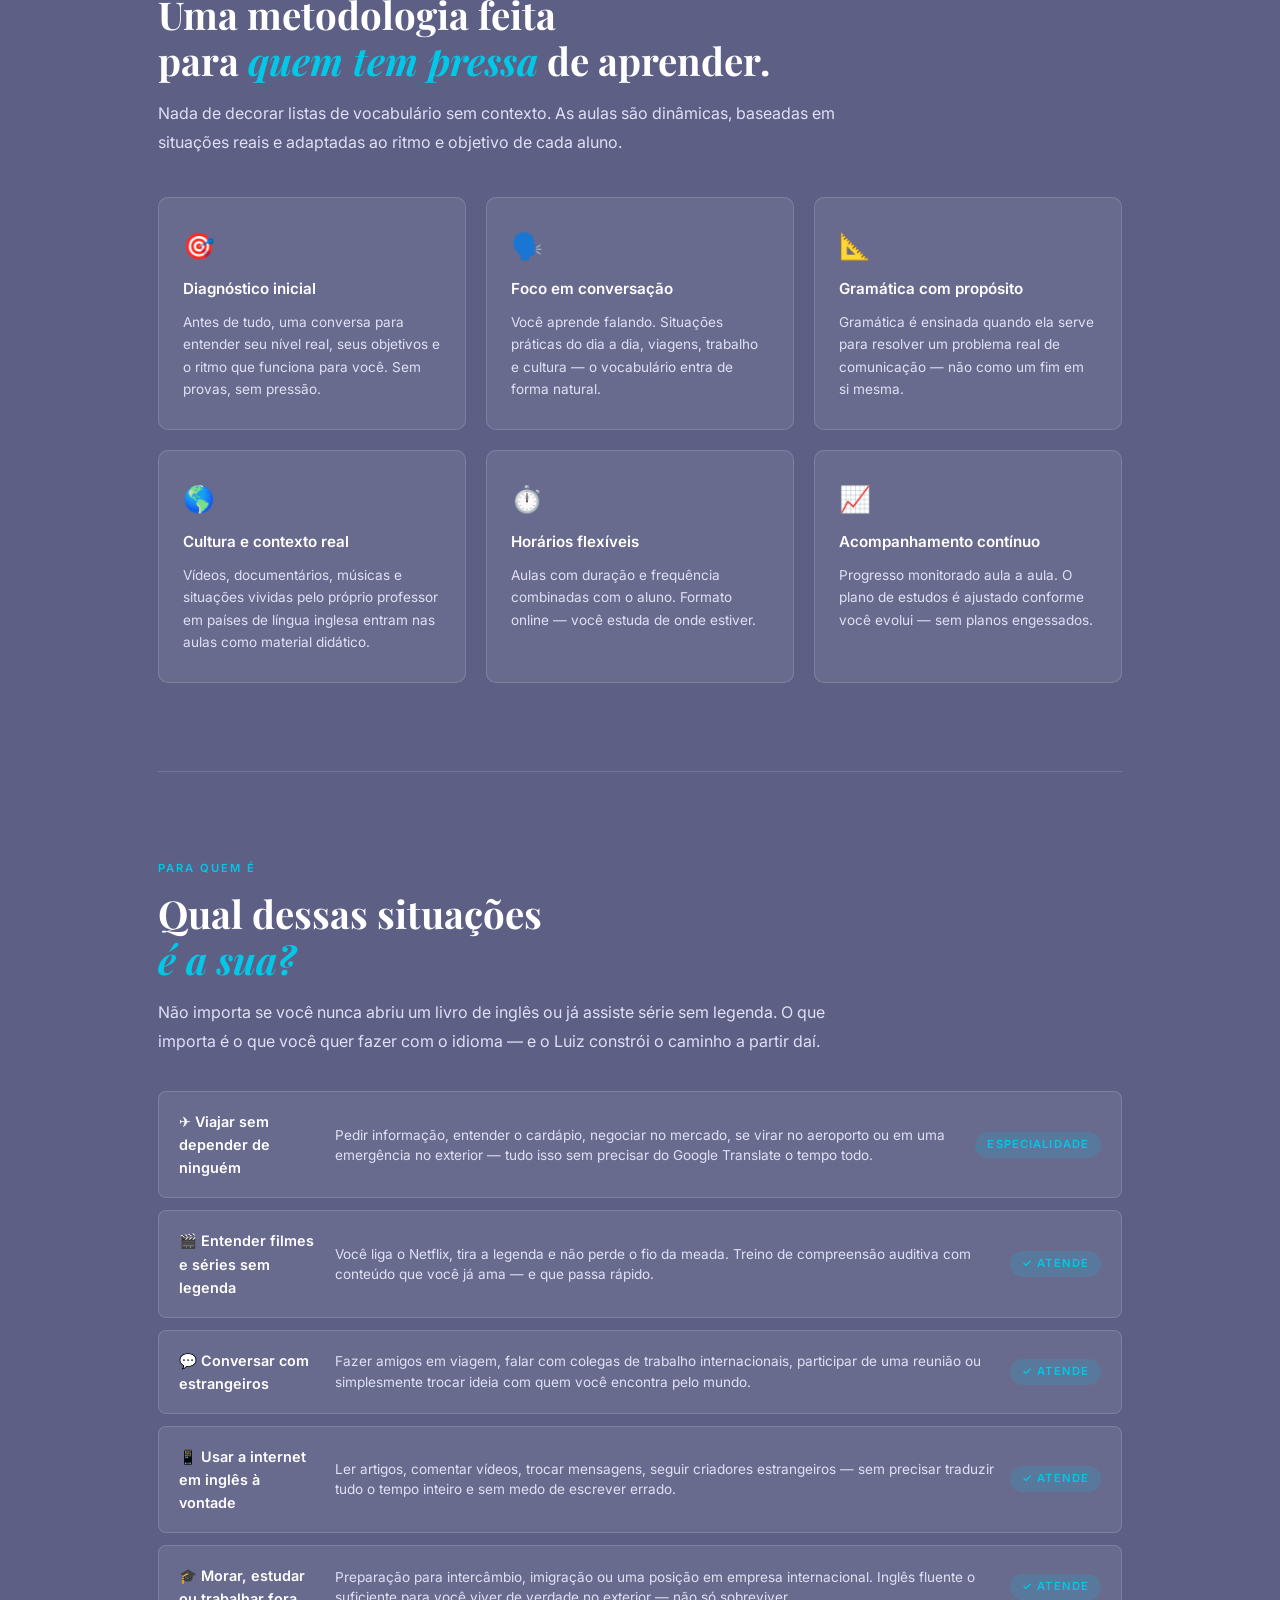
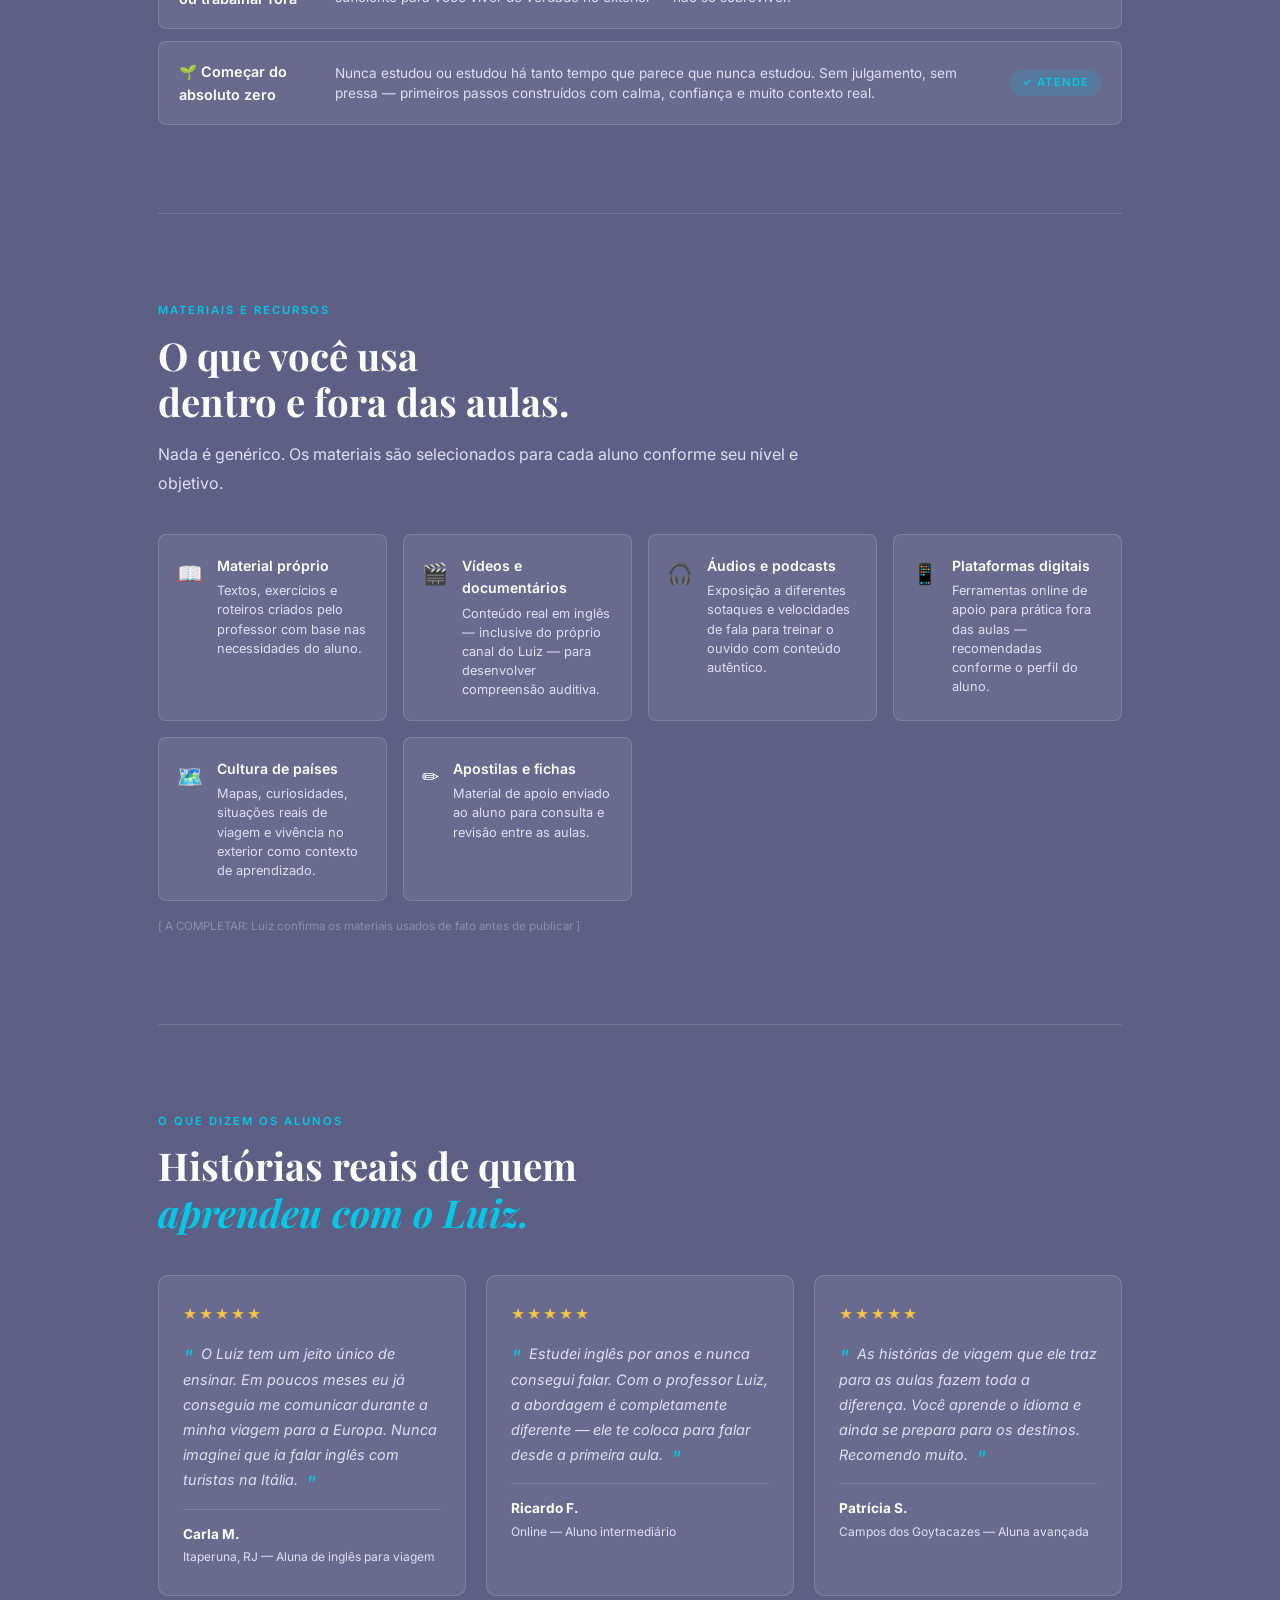
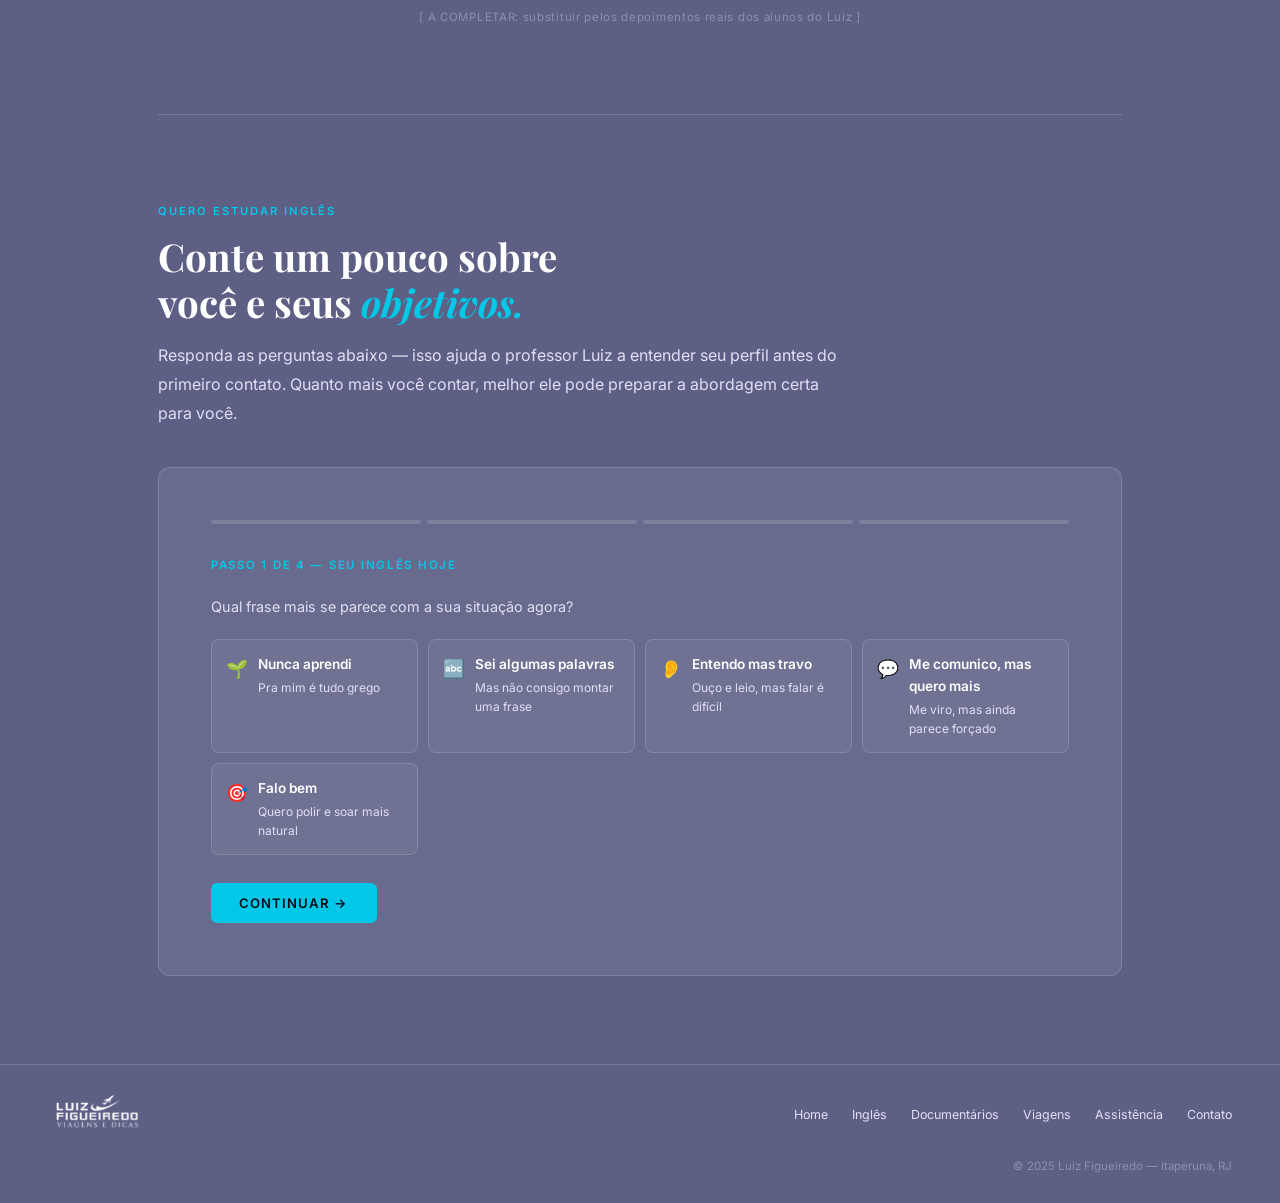
<file: ingles.html>
<!DOCTYPE html>
<html lang="pt-BR">
<head>
  <meta charset="UTF-8">
  <meta name="viewport" content="width=device-width, initial-scale=1">
  <title>Aulas de Inglês — Luiz Figueiredo</title>
  <meta name="description" content="Mais de 20 anos ensinando inglês. Aulas personalizadas para adultos, com foco em conversação, viagem e vida no exterior. Conheça a metodologia do professor Luiz Figueiredo.">
  <meta name="theme-color" content="#5d5f85">

  <link rel="canonical" href="https://alienbat1.github.io/luizfigueiredo/ingles.html">

  <meta property="og:type" content="website">
  <meta property="og:locale" content="pt_BR">
  <meta property="og:url" content="https://alienbat1.github.io/luizfigueiredo/ingles.html">
  <meta property="og:title" content="Aulas de Inglês — Luiz Figueiredo">
  <meta property="og:description" content="Mais de 20 anos ensinando inglês. Aulas personalizadas para adultos, com foco em conversação, viagem e vida no exterior.">
  <meta property="og:image" content="https://alienbat1.github.io/luizfigueiredo/assets/img/og-cover.jpg">
  <meta property="og:site_name" content="Luiz Figueiredo">

  <meta name="twitter:card" content="summary_large_image">
  <meta name="twitter:title" content="Aulas de Inglês — Luiz Figueiredo">
  <meta name="twitter:description" content="Mais de 20 anos ensinando inglês. Aulas personalizadas para adultos, com foco em conversação, viagem e vida no exterior.">
  <meta name="twitter:image" content="https://alienbat1.github.io/luizfigueiredo/assets/img/og-cover.jpg">

  <script type="application/ld+json">
  {
    "@context": "https://schema.org",
    "@type": "Service",
    "name": "Aulas de Inglês com Luiz Figueiredo",
    "url": "https://alienbat1.github.io/luizfigueiredo/ingles.html",
    "description": "Aulas de inglês personalizadas para adultos com foco em conversação, viagens e vida no exterior. Mais de 20 anos de experiência. Atendimento online para todo o Brasil.",
    "provider": {
      "@type": "Person",
      "name": "Luiz Figueiredo",
      "jobTitle": "Professor de Inglês",
      "address": {
        "@type": "PostalAddress",
        "addressLocality": "Itaperuna",
        "addressRegion": "RJ",
        "addressCountry": "BR"
      }
    },
    "areaServed": "BR",
    "availableChannel": {
      "@type": "ServiceChannel",
      "serviceType": "Online"
    }
  }
  </script>

  <link rel="preconnect" href="https://fonts.googleapis.com">
  <link rel="stylesheet" href="https://fonts.googleapis.com/css2?family=Playfair+Display:ital,wght@0,700;0,900;1,700&family=Inter:wght@400;500;600&display=swap">

<style>
  :root {
    --bg:        #5d5f85;
    --bg-card:   rgba(255,255,255,0.08);
    --bg-hover:  rgba(255,255,255,0.13);
    --border:    rgba(255,255,255,0.14);
    --fg:        #ffffff;
    --fg-muted:  #e0dff5;
    --accent:    #00c8e6;
    --accent-dim:#00a8c4;
    --indigo:    #4a4c72;
    color-scheme: dark;
  }

  *, *::before, *::after { box-sizing: border-box; margin: 0; padding: 0; }
  html { scroll-behavior: smooth; }

  body {
    background: var(--bg);
    color: var(--fg);
    font-family: 'Inter', system-ui, sans-serif;
    font-size: 16px;
    line-height: 1.6;
    overflow-x: hidden;
  }

  /* ── NAV ── */
  nav {
    position: sticky;
    top: 0;
    z-index: 100;
    background: #000;
    border-bottom: 1px solid var(--border);
    padding: 14px 24px;
    display: flex;
    align-items: center;
    justify-content: space-between;
    gap: 16px;
  }

  .nav-brand { display: flex; align-items: center; text-decoration: none; }
  .nav-brand img { height: 64px; width: auto; display: block; mix-blend-mode: screen; }

  .nav-links { display: flex; gap: 24px; list-style: none; }
  .nav-links a {
    font-size: 0.8rem;
    font-weight: 500;
    letter-spacing: 0.08em;
    text-transform: uppercase;
    color: var(--fg-muted);
    text-decoration: none;
    transition: color 0.2s;
  }
  .nav-links a:hover { color: var(--fg); }
  .nav-links a.active {
    color: var(--accent);
    border-bottom: 1px solid var(--accent);
    padding-bottom: 2px;
  }

  @media (max-width: 640px) { .nav-links { display: none; } }

  /* ── LAYOUT ── */
  .page-wrap {
    max-width: 1060px;
    margin: 0 auto;
    padding: 0 clamp(16px, 5vw, 48px);
  }

  section { padding: clamp(48px, 7vw, 88px) 0; }

  section + section { border-top: 1px solid var(--border); }

  .section-eyebrow {
    font-size: 0.7rem;
    font-weight: 600;
    letter-spacing: 0.18em;
    text-transform: uppercase;
    color: var(--accent);
    margin-bottom: 12px;
  }

  .section-title {
    font-family: 'Playfair Display', serif;
    font-size: clamp(1.6rem, 4vw, 2.4rem);
    line-height: 1.2;
    margin-bottom: 16px;
  }

  .section-title em { font-style: italic; color: var(--accent); }

  .section-body {
    font-size: 1rem;
    color: var(--fg-muted);
    line-height: 1.8;
    max-width: 680px;
  }

  /* ── HERO ── */
  .hero {
    padding: clamp(56px, 9vw, 100px) 0 clamp(40px, 6vw, 72px);
    display: grid;
    grid-template-columns: 1fr auto;
    gap: 40px;
    align-items: center;
  }

  @media (max-width: 700px) {
    .hero { grid-template-columns: 1fr; }
    .hero-badge { display: none; }
  }

  .hero-eyebrow {
    font-size: 0.72rem;
    font-weight: 600;
    letter-spacing: 0.18em;
    text-transform: uppercase;
    color: var(--accent);
    margin-bottom: 14px;
  }

  .hero h1 {
    font-family: 'Playfair Display', serif;
    font-size: clamp(2rem, 5.5vw, 3.4rem);
    line-height: 1.1;
    margin-bottom: 20px;
  }

  .hero h1 em { font-style: italic; color: var(--accent); }

  .hero-sub {
    font-size: 1.05rem;
    color: var(--fg-muted);
    line-height: 1.8;
    max-width: 540px;
    margin-bottom: 32px;
  }

  .hero-cta {
    display: inline-block;
    background: var(--accent);
    color: #0a0b14;
    font-weight: 700;
    font-size: 0.82rem;
    letter-spacing: 0.1em;
    text-transform: uppercase;
    text-decoration: none;
    padding: 14px 32px;
    border-radius: 6px;
    transition: background 0.2s, transform 0.15s;
  }

  .hero-cta:hover { background: var(--accent-dim); transform: translateY(-1px); }

  .hero-badge {
    background: var(--bg-card);
    border: 1px solid var(--border);
    border-radius: 12px;
    padding: 32px 28px;
    text-align: center;
    min-width: 180px;
    display: flex;
    flex-direction: column;
    gap: 20px;
  }

  .badge-stat { display: flex; flex-direction: column; gap: 4px; }
  .badge-num {
    font-family: 'Playfair Display', serif;
    font-size: 2.4rem;
    color: var(--accent);
    line-height: 1;
  }
  .badge-label {
    font-size: 0.75rem;
    color: var(--fg-muted);
    letter-spacing: 0.06em;
  }
  .badge-divider { height: 1px; background: var(--border); }

  /* ── SOBRE ── */
  .sobre-grid {
    display: grid;
    grid-template-columns: 1fr 1fr;
    gap: clamp(24px, 4vw, 56px);
    align-items: start;
    margin-top: 36px;
  }

  @media (max-width: 680px) { .sobre-grid { grid-template-columns: 1fr; } }

  .sobre-text p + p { margin-top: 16px; }

  .sobre-highlights {
    display: flex;
    flex-direction: column;
    gap: 16px;
  }

  .highlight-item {
    background: var(--bg-card);
    border: 1px solid var(--border);
    border-left: 3px solid var(--accent);
    border-radius: 0 8px 8px 0;
    padding: 16px 18px;
    font-size: 0.9rem;
    color: var(--fg-muted);
    line-height: 1.6;
  }

  .highlight-item strong { display: block; color: var(--fg); font-size: 0.82rem; margin-bottom: 4px; letter-spacing: 0.05em; }

  /* ── COMO FUNCIONAM AS AULAS ── */
  .aulas-grid {
    display: grid;
    grid-template-columns: repeat(auto-fill, minmax(240px, 1fr));
    gap: 20px;
    margin-top: 40px;
  }

  .aula-card {
    background: var(--bg-card);
    border: 1px solid var(--border);
    border-radius: 10px;
    padding: 28px 24px;
    display: flex;
    flex-direction: column;
    gap: 10px;
    transition: background 0.2s, border-color 0.2s;
  }

  .aula-card:hover { background: var(--bg-hover); border-color: rgba(0,200,230,0.3); }

  .aula-icon { font-size: 1.6rem; }

  .aula-card h3 {
    font-size: 0.95rem;
    font-weight: 600;
    color: var(--fg);
  }

  .aula-card p {
    font-size: 0.85rem;
    color: var(--fg-muted);
    line-height: 1.65;
  }

  /* ── NÍVEIS ── */
  .niveis-list {
    display: flex;
    flex-direction: column;
    gap: 12px;
    margin-top: 36px;
  }

  .nivel-row {
    display: grid;
    grid-template-columns: 140px 1fr auto;
    align-items: center;
    gap: 16px;
    background: var(--bg-card);
    border: 1px solid var(--border);
    border-radius: 8px;
    padding: 18px 20px;
  }

  @media (max-width: 580px) {
    .nivel-row { grid-template-columns: 1fr; gap: 8px; }
    .nivel-badge { justify-self: start; }
  }

  .nivel-nome {
    font-weight: 600;
    font-size: 0.9rem;
    color: var(--fg);
  }

  .nivel-desc {
    font-size: 0.85rem;
    color: var(--fg-muted);
    line-height: 1.5;
  }

  .nivel-badge {
    font-size: 0.7rem;
    font-weight: 600;
    letter-spacing: 0.1em;
    text-transform: uppercase;
    padding: 4px 12px;
    border-radius: 99px;
    white-space: nowrap;
  }

  .nivel-badge--sim { background: rgba(0,200,230,0.15); color: var(--accent); }
  .nivel-badge--talvez { background: rgba(255,255,255,0.1); color: var(--fg-muted); }

  /* ── MATERIAIS ── */
  .materiais-grid {
    display: grid;
    grid-template-columns: repeat(auto-fill, minmax(200px, 1fr));
    gap: 16px;
    margin-top: 36px;
  }

  .material-card {
    background: var(--bg-card);
    border: 1px solid var(--border);
    border-radius: 8px;
    padding: 20px 18px;
    display: flex;
    gap: 14px;
    align-items: flex-start;
    transition: background 0.2s;
  }

  .material-card:hover { background: var(--bg-hover); }
  .material-icon { font-size: 1.3rem; flex-shrink: 0; margin-top: 2px; }

  .material-card h3 {
    font-size: 0.88rem;
    font-weight: 600;
    margin-bottom: 4px;
    color: var(--fg);
  }

  .material-card p { font-size: 0.8rem; color: var(--fg-muted); line-height: 1.5; }

  /* ── DEPOIMENTOS ── */
  .depoimentos-grid {
    display: grid;
    grid-template-columns: repeat(auto-fill, minmax(280px, 1fr));
    gap: 20px;
    margin-top: 40px;
  }

  .depoimento-card {
    background: var(--bg-card);
    border: 1px solid var(--border);
    border-radius: 10px;
    padding: 28px 24px;
    display: flex;
    flex-direction: column;
    gap: 16px;
  }

  .depoimento-stars { color: #f5c542; font-size: 0.85rem; letter-spacing: 2px; }

  .depoimento-text {
    font-size: 0.9rem;
    color: var(--fg-muted);
    line-height: 1.75;
    font-style: italic;
  }

  .depoimento-text::before { content: '"'; font-size: 1.4rem; color: var(--accent); line-height: 0; vertical-align: -0.3em; margin-right: 4px; }
  .depoimento-text::after  { content: '"'; font-size: 1.4rem; color: var(--accent); line-height: 0; vertical-align: -0.3em; margin-left: 4px; }

  .depoimento-autor {
    display: flex;
    flex-direction: column;
    gap: 2px;
    border-top: 1px solid var(--border);
    padding-top: 14px;
  }

  .depoimento-autor strong { font-size: 0.85rem; color: var(--fg); }
  .depoimento-autor span { font-size: 0.75rem; color: var(--fg-muted); }

  .depoimento-aviso {
    font-size: 0.72rem;
    color: rgba(255,255,255,0.3);
    letter-spacing: 0.06em;
    text-align: center;
    margin-top: 12px;
  }

  /* ── FORMULÁRIO ── */
  .form-wrap {
    background: var(--bg-card);
    border: 1px solid var(--border);
    border-radius: 12px;
    padding: clamp(28px, 5vw, 52px);
    margin-top: 40px;
  }

  .form-intro { margin-bottom: 32px; }
  .form-intro h3 {
    font-family: 'Playfair Display', serif;
    font-size: 1.4rem;
    margin-bottom: 8px;
  }
  .form-intro p { font-size: 0.9rem; color: var(--fg-muted); line-height: 1.7; }

  /* Step progress */
  .form-progress {
    display: flex;
    gap: 6px;
    margin-bottom: 32px;
  }

  .form-progress-dot {
    height: 4px;
    flex: 1;
    background: var(--border);
    border-radius: 99px;
    transition: background 0.3s;
  }

  .form-progress-dot.done { background: var(--accent); }

  /* Step panels */
  .form-step { display: none; }
  .form-step.active { display: block; animation: fadeUp 0.3s ease forwards; }

  @keyframes fadeUp {
    from { opacity: 0; transform: translateY(10px); }
    to   { opacity: 1; transform: translateY(0); }
  }

  .form-step-title {
    font-size: 0.72rem;
    font-weight: 600;
    letter-spacing: 0.15em;
    text-transform: uppercase;
    color: var(--accent);
    margin-bottom: 20px;
  }

  /* Opções de seleção */
  .form-opts {
    display: grid;
    grid-template-columns: repeat(auto-fill, minmax(180px, 1fr));
    gap: 10px;
    margin-bottom: 28px;
  }

  .form-opt {
    background: rgba(255,255,255,0.05);
    border: 1.5px solid var(--border);
    border-radius: 8px;
    padding: 14px 14px;
    cursor: pointer;
    transition: border-color 0.2s, background 0.2s;
    display: flex;
    align-items: flex-start;
    gap: 10px;
    user-select: none;
  }

  .form-opt:hover { border-color: rgba(0,200,230,0.4); background: rgba(0,200,230,0.06); }
  .form-opt.sel { border-color: var(--accent); background: rgba(0,200,230,0.12); }

  .form-opt-icon { font-size: 1.1rem; flex-shrink: 0; margin-top: 1px; }
  .form-opt-label { font-size: 0.85rem; font-weight: 600; color: var(--fg); }
  .form-opt-sub { font-size: 0.75rem; color: var(--fg-muted); margin-top: 2px; }

  /* Campos de texto */
  .form-fields { display: grid; gap: 16px; margin-bottom: 28px; }
  .form-fields--2 { grid-template-columns: 1fr 1fr; }
  @media (max-width: 520px) { .form-fields--2 { grid-template-columns: 1fr; } }

  .field-group { display: flex; flex-direction: column; gap: 6px; }
  .field-group label {
    font-size: 0.72rem;
    font-weight: 600;
    letter-spacing: 0.1em;
    text-transform: uppercase;
    color: var(--fg-muted);
  }

  .field-group input,
  .field-group select,
  .field-group textarea {
    background: rgba(255,255,255,0.06);
    border: 1.5px solid var(--border);
    border-radius: 6px;
    padding: 12px 14px;
    font-family: 'Inter', sans-serif;
    font-size: 0.9rem;
    color: var(--fg);
    transition: border-color 0.2s;
    width: 100%;
  }

  .field-group input:focus,
  .field-group select:focus,
  .field-group textarea:focus { outline: none; border-color: var(--accent); }

  .field-group input::placeholder,
  .field-group textarea::placeholder { color: rgba(255,255,255,0.28); }

  .field-group select { appearance: none; cursor: pointer; }
  .field-group textarea { resize: vertical; min-height: 90px; }

  /* Nav do formulário */
  .form-nav {
    display: flex;
    gap: 12px;
    align-items: center;
  }

  .fbtn {
    padding: 12px 28px;
    border-radius: 6px;
    font-family: 'Inter', sans-serif;
    font-size: 0.82rem;
    font-weight: 600;
    letter-spacing: 0.08em;
    text-transform: uppercase;
    border: none;
    cursor: pointer;
    transition: background 0.2s, transform 0.15s;
  }

  .fbtn:active { transform: scale(0.97); }
  .fbtn--primary { background: var(--accent); color: #0a0b14; }
  .fbtn--primary:hover { background: var(--accent-dim); }
  .fbtn--ghost { background: transparent; color: var(--fg-muted); border: 1.5px solid var(--border); }
  .fbtn--ghost:hover { border-color: var(--fg-muted); color: var(--fg); }

  .form-note {
    font-size: 0.75rem;
    color: var(--fg-muted);
    text-align: center;
    margin-top: 12px;
    line-height: 1.6;
  }

  /* Sucesso */
  .form-success {
    display: none;
    text-align: center;
    padding: 40px 0 20px;
    animation: fadeUp 0.4s ease forwards;
  }

  .form-success.active { display: block; }
  .form-success .s-icon { font-size: 2.6rem; margin-bottom: 16px; }
  .form-success h3 { font-family: 'Playfair Display', serif; font-size: 1.5rem; margin-bottom: 10px; }
  .form-success p { font-size: 0.9rem; color: var(--fg-muted); line-height: 1.7; }

  /* ── FOOTER ── */
  footer {
    border-top: 1px solid var(--border);
    padding: 28px clamp(16px, 5vw, 48px);
    display: flex;
    align-items: center;
    justify-content: space-between;
    gap: 20px;
    flex-wrap: wrap;
  }

  footer img { height: 36px; mix-blend-mode: screen; }

  .footer-links {
    display: flex;
    gap: 24px;
    flex-wrap: wrap;
  }

  .footer-links a {
    font-size: 0.78rem;
    color: var(--fg-muted);
    text-decoration: none;
    transition: color 0.2s;
  }

  .footer-links a:hover { color: var(--fg); }

  .footer-copy {
    font-size: 0.72rem;
    color: rgba(255,255,255,0.3);
    text-align: right;
    width: 100%;
  }
</style>
</head>
<body>

<!-- NAV -->
<nav>
  <a class="nav-brand" href="index.html">
    <img src="./assets/img/logo-lf.png" alt="Luiz Figueiredo">
  </a>
  <ul class="nav-links">
    <li><a href="index.html">Home</a></li>
    <li><a href="ingles.html" class="active">Inglês</a></li>
    <li><a href="documentarios.html">Documentários</a></li>
    <li><a href="viagens.html">Viagens</a></li>
    <li><a href="assistencia.html">Assistência</a></li>
    <li><a href="contato.html">Contato</a></li>
  </ul>
</nav>

<div class="page-wrap">

  <!-- ── HERO ── -->
  <section class="hero">
    <div>
      <p class="hero-eyebrow">Aulas de Inglês com Luiz Figueiredo</p>
      <h1>Mais de 20 anos<br>ensinando inglês.<br><em>Do zero à fluência.</em></h1>
      <p class="hero-sub">
        Professor formado, viajante experiente e contador de histórias. Metodologia construída na prática — em sala de aula, no exterior e no contato com alunos de todos os perfis e idades.
      </p>
      <a href="#formulario" class="hero-cta">Quero agendar uma aula →</a>
    </div>
    <div class="hero-badge">
      <div class="badge-stat">
        <span class="badge-num">20+</span>
        <span class="badge-label">Anos de experiência</span>
      </div>
      <div class="badge-divider"></div>
      <div class="badge-stat">
        <span class="badge-num">51</span>
        <span class="badge-label">Países visitados</span>
      </div>
      <div class="badge-divider"></div>
      <div class="badge-stat">
        <span class="badge-num">100%</span>
        <span class="badge-label">Personalizado</span>
      </div>
    </div>
  </section>

  <!-- ── SOBRE ── -->
  <section id="sobre">
    <p class="section-eyebrow">Quem é o professor</p>
    <h2 class="section-title">Experiência de vida<br>dentro e fora da sala.</h2>

    <div class="sobre-grid">
      <div class="sobre-text">
        <p class="section-body">
          <!-- A COMPLETAR: substitua pelo texto oficial quando o Luiz enviar o resumo -->
          Luiz Figueiredo é professor de inglês com mais de duas décadas de prática no ensino de idiomas. Natural de Itaperuna (RJ), combina formação acadêmica com uma trajetória única: já visitou mais de 51 países e usa cada experiência no exterior para trazer o idioma à vida nas aulas.
        </p>
        <p class="section-body" style="margin-top:16px;">
          Sua abordagem vai além da gramática. Ele trabalha com alunos adultos que querem se comunicar com confiança — em viagens, no trabalho, em estudos no exterior ou simplesmente para abrir portas. O inglês, para Luiz, é a chave que conecta pessoas a mundos que elas ainda não conhecem.
        </p>
        <p class="section-body" style="margin-top:16px;">
          <!-- A COMPLETAR: formação, instituições, certificações que o Luiz informar -->
          <em style="color:rgba(255,255,255,0.35); font-style:normal; font-size:0.8rem;">[ Formação e certificações — a completar com informações do professor ]</em>
        </p>
      </div>
      <div class="sobre-highlights">
        <div class="highlight-item">
          <strong>📍 Itaperuna, RJ — atende online</strong>
          Aulas presenciais na região e online para todo o Brasil e exterior.
        </div>
        <div class="highlight-item">
          <strong>🌍 Professor viajante</strong>
          51 países visitados em 25 anos. O inglês que Luiz ensina foi testado no mundo real.
        </div>
        <div class="highlight-item">
          <strong>🎬 Múltiplas linguagens</strong>
          Além do idioma, Luiz usa documentários, vídeos de viagem e cultura pop para tornar as aulas mais ricas e envolventes.
        </div>
        <div class="highlight-item">
          <strong>👤 Foco no adulto</strong>
          Metodologia pensada para quem tem rotina, metas específicas e não quer perder tempo com o que não serve.
        </div>
      </div>
    </div>
  </section>

  <!-- ── COMO FUNCIONAM AS AULAS ── -->
  <section id="metodologia">
    <p class="section-eyebrow">Como funcionam as aulas</p>
    <h2 class="section-title">Uma metodologia feita<br>para <em>quem tem pressa</em> de aprender.</h2>
    <p class="section-body">
      Nada de decorar listas de vocabulário sem contexto. As aulas são dinâmicas, baseadas em situações reais e adaptadas ao ritmo e objetivo de cada aluno.
    </p>

    <div class="aulas-grid">
      <div class="aula-card">
        <span class="aula-icon">🎯</span>
        <h3>Diagnóstico inicial</h3>
        <p>Antes de tudo, uma conversa para entender seu nível real, seus objetivos e o ritmo que funciona para você. Sem provas, sem pressão.</p>
      </div>
      <div class="aula-card">
        <span class="aula-icon">🗣️</span>
        <h3>Foco em conversação</h3>
        <p>Você aprende falando. Situações práticas do dia a dia, viagens, trabalho e cultura — o vocabulário entra de forma natural.</p>
      </div>
      <div class="aula-card">
        <span class="aula-icon">📐</span>
        <h3>Gramática com propósito</h3>
        <p>Gramática é ensinada quando ela serve para resolver um problema real de comunicação — não como um fim em si mesma.</p>
      </div>
      <div class="aula-card">
        <span class="aula-icon">🌎</span>
        <h3>Cultura e contexto real</h3>
        <p>Vídeos, documentários, músicas e situações vividas pelo próprio professor em países de língua inglesa entram nas aulas como material didático.</p>
      </div>
      <div class="aula-card">
        <span class="aula-icon">⏱️</span>
        <h3>Horários flexíveis</h3>
        <p>Aulas com duração e frequência combinadas com o aluno. Formato online — você estuda de onde estiver.</p>
      </div>
      <div class="aula-card">
        <span class="aula-icon">📈</span>
        <h3>Acompanhamento contínuo</h3>
        <p>Progresso monitorado aula a aula. O plano de estudos é ajustado conforme você evolui — sem planos engessados.</p>
      </div>
    </div>
  </section>

  <!-- ── PARA QUEM É ── -->
  <section id="niveis">
    <p class="section-eyebrow">Para quem é</p>
    <h2 class="section-title">Qual dessas situações<br><em>é a sua?</em></h2>
    <p class="section-body">
      Não importa se você nunca abriu um livro de inglês ou já assiste série sem legenda. O que importa é o que você quer fazer com o idioma — e o Luiz constrói o caminho a partir daí.
    </p>

    <div class="niveis-list">
      <div class="nivel-row">
        <span class="nivel-nome">✈️ Viajar sem depender de ninguém</span>
        <span class="nivel-desc">Pedir informação, entender o cardápio, negociar no mercado, se virar no aeroporto ou em uma emergência no exterior — tudo isso sem precisar do Google Translate o tempo todo.</span>
        <span class="nivel-badge nivel-badge--sim">Especialidade</span>
      </div>
      <div class="nivel-row">
        <span class="nivel-nome">🎬 Entender filmes e séries sem legenda</span>
        <span class="nivel-desc">Você liga o Netflix, tira a legenda e não perde o fio da meada. Treino de compreensão auditiva com conteúdo que você já ama — e que passa rápido.</span>
        <span class="nivel-badge nivel-badge--sim">✓ Atende</span>
      </div>
      <div class="nivel-row">
        <span class="nivel-nome">💬 Conversar com estrangeiros</span>
        <span class="nivel-desc">Fazer amigos em viagem, falar com colegas de trabalho internacionais, participar de uma reunião ou simplesmente trocar ideia com quem você encontra pelo mundo.</span>
        <span class="nivel-badge nivel-badge--sim">✓ Atende</span>
      </div>
      <div class="nivel-row">
        <span class="nivel-nome">📱 Usar a internet em inglês à vontade</span>
        <span class="nivel-desc">Ler artigos, comentar vídeos, trocar mensagens, seguir criadores estrangeiros — sem precisar traduzir tudo o tempo inteiro e sem medo de escrever errado.</span>
        <span class="nivel-badge nivel-badge--sim">✓ Atende</span>
      </div>
      <div class="nivel-row">
        <span class="nivel-nome">🎓 Morar, estudar ou trabalhar fora</span>
        <span class="nivel-desc">Preparação para intercâmbio, imigração ou uma posição em empresa internacional. Inglês fluente o suficiente para você viver de verdade no exterior — não só sobreviver.</span>
        <span class="nivel-badge nivel-badge--sim">✓ Atende</span>
      </div>
      <div class="nivel-row">
        <span class="nivel-nome">🌱 Começar do absoluto zero</span>
        <span class="nivel-desc">Nunca estudou ou estudou há tanto tempo que parece que nunca estudou. Sem julgamento, sem pressa — primeiros passos construídos com calma, confiança e muito contexto real.</span>
        <span class="nivel-badge nivel-badge--sim">✓ Atende</span>
      </div>
    </div>
  </section>

  <!-- ── MATERIAIS ── -->
  <section id="materiais">
    <p class="section-eyebrow">Materiais e recursos</p>
    <h2 class="section-title">O que você usa<br>dentro e fora das aulas.</h2>
    <p class="section-body">
      <!-- A COMPLETAR: Luiz deve confirmar quais materiais usa de fato -->
      Nada é genérico. Os materiais são selecionados para cada aluno conforme seu nível e objetivo.
    </p>

    <div class="materiais-grid">
      <div class="material-card">
        <span class="material-icon">📖</span>
        <div>
          <h3>Material próprio</h3>
          <p>Textos, exercícios e roteiros criados pelo professor com base nas necessidades do aluno.</p>
        </div>
      </div>
      <div class="material-card">
        <span class="material-icon">🎬</span>
        <div>
          <h3>Vídeos e documentários</h3>
          <p>Conteúdo real em inglês — inclusive do próprio canal do Luiz — para desenvolver compreensão auditiva.</p>
        </div>
      </div>
      <div class="material-card">
        <span class="material-icon">🎧</span>
        <div>
          <h3>Áudios e podcasts</h3>
          <p>Exposição a diferentes sotaques e velocidades de fala para treinar o ouvido com conteúdo autêntico.</p>
        </div>
      </div>
      <div class="material-card">
        <span class="material-icon">📱</span>
        <div>
          <h3>Plataformas digitais</h3>
          <p>Ferramentas online de apoio para prática fora das aulas — recomendadas conforme o perfil do aluno.</p>
        </div>
      </div>
      <div class="material-card">
        <span class="material-icon">🗺️</span>
        <div>
          <h3>Cultura de países</h3>
          <p>Mapas, curiosidades, situações reais de viagem e vivência no exterior como contexto de aprendizado.</p>
        </div>
      </div>
      <div class="material-card">
        <span class="material-icon">✏️</span>
        <div>
          <h3>Apostilas e fichas</h3>
          <!-- A COMPLETAR: confirmar se o Luiz usa apostilas físicas ou só digitais -->
          <p>Material de apoio enviado ao aluno para consulta e revisão entre as aulas.</p>
        </div>
      </div>
    </div>
    <p style="font-size:0.72rem;color:rgba(255,255,255,0.3);margin-top:16px;">
      [ A COMPLETAR: Luiz confirma os materiais usados de fato antes de publicar ]
    </p>
  </section>

  <!-- ── DEPOIMENTOS ── -->
  <section id="depoimentos">
    <p class="section-eyebrow">O que dizem os alunos</p>
    <h2 class="section-title">Histórias reais de quem<br><em>aprendeu com o Luiz.</em></h2>

    <div class="depoimentos-grid">
      <div class="depoimento-card">
        <div class="depoimento-stars">★★★★★</div>
        <p class="depoimento-text">
          <!-- A COMPLETAR: substituir pelo depoimento real -->
          O Luiz tem um jeito único de ensinar. Em poucos meses eu já conseguia me comunicar durante a minha viagem para a Europa. Nunca imaginei que ia falar inglês com turistas na Itália.
        </p>
        <div class="depoimento-autor">
          <strong>Carla M.</strong>
          <span>Itaperuna, RJ — Aluna de inglês para viagem</span>
        </div>
      </div>
      <div class="depoimento-card">
        <div class="depoimento-stars">★★★★★</div>
        <p class="depoimento-text">
          <!-- A COMPLETAR: substituir pelo depoimento real -->
          Estudei inglês por anos e nunca consegui falar. Com o professor Luiz, a abordagem é completamente diferente — ele te coloca para falar desde a primeira aula.
        </p>
        <div class="depoimento-autor">
          <strong>Ricardo F.</strong>
          <span>Online — Aluno intermediário</span>
        </div>
      </div>
      <div class="depoimento-card">
        <div class="depoimento-stars">★★★★★</div>
        <p class="depoimento-text">
          <!-- A COMPLETAR: substituir pelo depoimento real -->
          As histórias de viagem que ele traz para as aulas fazem toda a diferença. Você aprende o idioma e ainda se prepara para os destinos. Recomendo muito.
        </p>
        <div class="depoimento-autor">
          <strong>Patrícia S.</strong>
          <span>Campos dos Goytacazes — Aluna avançada</span>
        </div>
      </div>
    </div>
    <p class="depoimento-aviso">[ A COMPLETAR: substituir pelos depoimentos reais dos alunos do Luiz ]</p>
  </section>

  <!-- ── FORMULÁRIO ── -->
  <section id="formulario">
    <p class="section-eyebrow">Quero estudar inglês</p>
    <h2 class="section-title">Conte um pouco sobre<br>você e seus <em>objetivos.</em></h2>
    <p class="section-body">
      Responda as perguntas abaixo — isso ajuda o professor Luiz a entender seu perfil antes do primeiro contato. Quanto mais você contar, melhor ele pode preparar a abordagem certa para você.
    </p>

    <div class="form-wrap">
      <div class="form-progress">
        <div class="form-progress-dot" id="dot-1"></div>
        <div class="form-progress-dot" id="dot-2"></div>
        <div class="form-progress-dot" id="dot-3"></div>
        <div class="form-progress-dot" id="dot-4"></div>
      </div>

      <!-- STEP 1: Nível -->
      <div class="form-step active" id="fs-1">
        <p class="form-step-title">Passo 1 de 4 — Seu inglês hoje</p>
        <p style="font-size:0.9rem;color:var(--fg-muted);margin-bottom:20px;line-height:1.7;">Qual frase mais se parece com a sua situação agora?</p>
        <div class="form-opts" data-key="nivel">
          <div class="form-opt" data-value="Nunca aprendi — pra mim é tudo grego">
            <span class="form-opt-icon">🌱</span>
            <div>
              <div class="form-opt-label">Nunca aprendi</div>
              <div class="form-opt-sub">Pra mim é tudo grego</div>
            </div>
          </div>
          <div class="form-opt" data-value="Sei algumas palavras mas não consigo montar uma frase">
            <span class="form-opt-icon">🔤</span>
            <div>
              <div class="form-opt-label">Sei algumas palavras</div>
              <div class="form-opt-sub">Mas não consigo montar uma frase</div>
            </div>
          </div>
          <div class="form-opt" data-value="Entendo bastante mas travo na hora de falar">
            <span class="form-opt-icon">👂</span>
            <div>
              <div class="form-opt-label">Entendo mas travo</div>
              <div class="form-opt-sub">Ouço e leio, mas falar é difícil</div>
            </div>
          </div>
          <div class="form-opt" data-value="Consigo me comunicar mas quero soar mais natural">
            <span class="form-opt-icon">💬</span>
            <div>
              <div class="form-opt-label">Me comunico, mas quero mais</div>
              <div class="form-opt-sub">Me viro, mas ainda parece forçado</div>
            </div>
          </div>
          <div class="form-opt" data-value="Falo bem — quero polir detalhes e soar nativo">
            <span class="form-opt-icon">🎯</span>
            <div>
              <div class="form-opt-label">Falo bem</div>
              <div class="form-opt-sub">Quero polir e soar mais natural</div>
            </div>
          </div>
        </div>
        <div class="form-nav">
          <button class="fbtn fbtn--primary" onclick="fsNext(1)">Continuar →</button>
        </div>
      </div>

      <!-- STEP 2: Objetivo -->
      <div class="form-step" id="fs-2">
        <p class="form-step-title">Passo 2 de 4 — Seu objetivo principal</p>
        <p style="font-size:0.9rem;color:var(--fg-muted);margin-bottom:20px;line-height:1.7;">Para que você quer aprender inglês? (pode escolher mais de um)</p>
        <div class="form-opts" data-key="objetivo" data-multi="true">
          <div class="form-opt" data-value="Viagens internacionais">
            <span class="form-opt-icon">✈️</span>
            <div>
              <div class="form-opt-label">Viagens</div>
              <div class="form-opt-sub">Comunicar no exterior com facilidade</div>
            </div>
          </div>
          <div class="form-opt" data-value="Trabalho ou carreira">
            <span class="form-opt-icon">💼</span>
            <div>
              <div class="form-opt-label">Trabalho</div>
              <div class="form-opt-sub">Reuniões, e-mails, promoção</div>
            </div>
          </div>
          <div class="form-opt" data-value="Estudar no exterior">
            <span class="form-opt-icon">🎓</span>
            <div>
              <div class="form-opt-label">Estudos</div>
              <div class="form-opt-sub">Intercâmbio, pós-graduação, bolsas</div>
            </div>
          </div>
          <div class="form-opt" data-value="Mora ou vai morar fora do Brasil">
            <span class="form-opt-icon">🏠</span>
            <div>
              <div class="form-opt-label">Morar fora</div>
              <div class="form-opt-sub">Imigração ou residência no exterior</div>
            </div>
          </div>
          <div class="form-opt" data-value="Desenvolvimento pessoal / curiosidade">
            <span class="form-opt-icon">🌟</span>
            <div>
              <div class="form-opt-label">Desenvolvimento</div>
              <div class="form-opt-sub">Aprender pelo prazer de aprender</div>
            </div>
          </div>
          <div class="form-opt" data-value="Outro objetivo">
            <span class="form-opt-icon">💡</span>
            <div>
              <div class="form-opt-label">Outro</div>
              <div class="form-opt-sub">Vou explicar no campo de texto</div>
            </div>
          </div>
        </div>
        <div class="form-nav">
          <button class="fbtn fbtn--ghost" onclick="fsPrev(2)">← Voltar</button>
          <button class="fbtn fbtn--primary" onclick="fsNext(2)">Continuar →</button>
        </div>
      </div>

      <!-- STEP 3: Disponibilidade e urgência -->
      <div class="form-step" id="fs-3">
        <p class="form-step-title">Passo 3 de 4 — Disponibilidade</p>
        <div class="form-fields" style="margin-bottom:20px;">
          <div class="form-fields form-fields--2">
            <div class="field-group">
              <label for="f-freq">Com que frequência quer estudar?</label>
              <select id="f-freq">
                <option value="" disabled selected>Selecione</option>
                <option>1x por semana</option>
                <option>2x por semana</option>
                <option>3x por semana ou mais</option>
                <option>Intensivo (todos os dias)</option>
                <option>Ainda não sei</option>
              </select>
            </div>
            <div class="field-group">
              <label for="f-prazo">Tem algum prazo ou data-alvo?</label>
              <select id="f-prazo">
                <option value="" disabled selected>Selecione</option>
                <option>Tenho urgência (menos de 3 meses)</option>
                <option>Próximos 3 a 6 meses</option>
                <option>6 meses a 1 ano</option>
                <option>Sem pressa — quero aprender bem</option>
              </select>
            </div>
          </div>
          <div class="field-group">
            <label for="f-horario">Melhor horário para as aulas</label>
            <select id="f-horario">
              <option value="" disabled selected>Selecione</option>
              <option>Manhã (antes das 12h)</option>
              <option>Tarde (12h às 18h)</option>
              <option>Noite (após as 18h)</option>
              <option>Flexível</option>
            </select>
          </div>
        </div>
        <div class="form-nav">
          <button class="fbtn fbtn--ghost" onclick="fsPrev(3)">← Voltar</button>
          <button class="fbtn fbtn--primary" onclick="fsNext(3)">Continuar →</button>
        </div>
      </div>

      <!-- STEP 4: Contato -->
      <div class="form-step" id="fs-4">
        <p class="form-step-title">Passo 4 de 4 — Seus dados</p>
        <div class="form-fields form-fields--2">
          <div class="field-group">
            <label for="f-nome">Seu nome</label>
            <input type="text" id="f-nome" placeholder="Como quer ser chamado(a)?" required>
          </div>
          <div class="field-group">
            <label for="f-email">E-mail</label>
            <input type="email" id="f-email" placeholder="seu@email.com" required>
          </div>
          <div class="field-group">
            <label for="f-wpp">WhatsApp</label>
            <input type="tel" id="f-wpp" placeholder="+55 22 99999-9999">
          </div>
          <div class="field-group">
            <label for="f-cidade">Cidade / Estado</label>
            <input type="text" id="f-cidade" placeholder="Ex: Itaperuna, RJ">
          </div>
          <div class="field-group" style="grid-column:1/-1">
            <label for="f-msg">Alguma informação extra que o Luiz deva saber?</label>
            <textarea id="f-msg" placeholder="Tentativas anteriores de aprender inglês, dificuldades específicas, sonhos com o idioma..."></textarea>
          </div>
        </div>
        <div class="form-nav" style="margin-top:8px;">
          <button class="fbtn fbtn--ghost" onclick="fsPrev(4)">← Voltar</button>
          <button class="fbtn fbtn--primary" onclick="fsSubmit()">Enviar para o Luiz ✈</button>
        </div>
        <p class="form-note">Luiz responde em até 48 horas. Suas respostas do questionário serão enviadas junto.</p>
      </div>

      <!-- SUCCESS -->
      <div class="form-success" id="form-success">
        <div class="s-icon">✈️</div>
        <h3>Mensagem enviada!</h3>
        <p>O professor Luiz recebeu seu perfil completo e entrará em contato em breve. Prepare-se — sua jornada no inglês está prestes a começar.</p>
      </div>
    </div>
  </section>

</div><!-- /page-wrap -->

<!-- FOOTER -->
<footer>
  <a href="index.html">
    <img src="./assets/img/logo-lf.png" alt="Luiz Figueiredo">
  </a>
  <div class="footer-links">
    <a href="index.html">Home</a>
    <a href="ingles.html">Inglês</a>
    <a href="documentarios.html">Documentários</a>
    <a href="viagens.html">Viagens</a>
    <a href="assistencia.html">Assistência</a>
    <a href="contato.html">Contato</a>
  </div>
  <p class="footer-copy">© 2025 Luiz Figueiredo — Itaperuna, RJ</p>
</footer>

<script>
  const fsData = {};

  // ── OPTION CLICKS ──
  document.querySelectorAll('.form-opts').forEach(grid => {
    const multi = grid.dataset.multi === 'true';
    grid.querySelectorAll('.form-opt').forEach(opt => {
      opt.addEventListener('click', () => {
        if (multi) {
          opt.classList.toggle('sel');
        } else {
          grid.querySelectorAll('.form-opt').forEach(o => o.classList.remove('sel'));
          opt.classList.add('sel');
        }
      });
    });
  });

  // ── PROGRESS DOTS ──
  function updateDots(step) {
    for (let i = 1; i <= 4; i++) {
      document.getElementById('dot-' + i).classList.toggle('done', i < step);
    }
  }

  // ── NAVIGATE ──
  function fsNext(n) {
    const step = document.getElementById('fs-' + n);
    // Save options
    const grid = step.querySelector('.form-opts');
    if (grid) {
      const key = grid.dataset.key;
      const multi = grid.dataset.multi === 'true';
      const sel = [...grid.querySelectorAll('.form-opt.sel')].map(o => o.dataset.value);
      if (sel.length === 0 && n <= 2) return; // require selection for steps 1-2
      fsData[key] = multi ? sel.join(', ') : (sel[0] || '—');
    }
    // Save selects for step 3
    if (n === 3) {
      fsData['frequencia'] = document.getElementById('f-freq').value || '—';
      fsData['prazo']      = document.getElementById('f-prazo').value || '—';
      fsData['horario']    = document.getElementById('f-horario').value || '—';
    }
    step.classList.remove('active');
    document.getElementById('fs-' + (n + 1)).classList.add('active');
    updateDots(n + 1);
  }

  function fsPrev(n) {
    document.getElementById('fs-' + n).classList.remove('active');
    document.getElementById('fs-' + (n - 1)).classList.add('active');
    updateDots(n - 1);
  }

  // ── SUBMIT ──
  function fsSubmit() {
    const nome  = document.getElementById('f-nome').value.trim();
    const email = document.getElementById('f-email').value.trim();
    const wpp   = document.getElementById('f-wpp').value.trim();
    const cidade= document.getElementById('f-cidade').value.trim();
    const msg   = document.getElementById('f-msg').value.trim();

    if (!nome || !email) return;

    const perfil = [
      ['Nível atual',    fsData.nivel     || '—'],
      ['Objetivo',       fsData.objetivo  || '—'],
      ['Frequência',     fsData.frequencia|| '—'],
      ['Prazo',          fsData.prazo     || '—'],
      ['Horário',        fsData.horario   || '—'],
    ].map(([k,v]) => `${k}: ${v}`).join('\n');

    const body = encodeURIComponent(
      `Olá Luiz!\n\nNova solicitação de aulas de inglês pelo site.\n\n` +
      `DADOS DO ALUNO\nNome: ${nome}\nE-mail: ${email}\nWhatsApp: ${wpp||'—'}\nCidade: ${cidade||'—'}\n\n` +
      `PERFIL DE APRENDIZADO\n${perfil}\n\n` +
      `INFORMAÇÕES EXTRAS\n${msg||'—'}\n`
    );

    const subject = encodeURIComponent(`Interesse em Aulas de Inglês — ${nome}`);
    window.location.href = `mailto:SEU_EMAIL_AQUI?subject=${subject}&body=${body}`;

    setTimeout(() => {
      document.getElementById('fs-4').classList.remove('active');
      document.getElementById('form-success').classList.add('active');
      for (let i = 1; i <= 4; i++) document.getElementById('dot-' + i).classList.add('done');
    }, 300);
  }

  // Init dots
  updateDots(1);
</script>
</body>
</html>
</file>
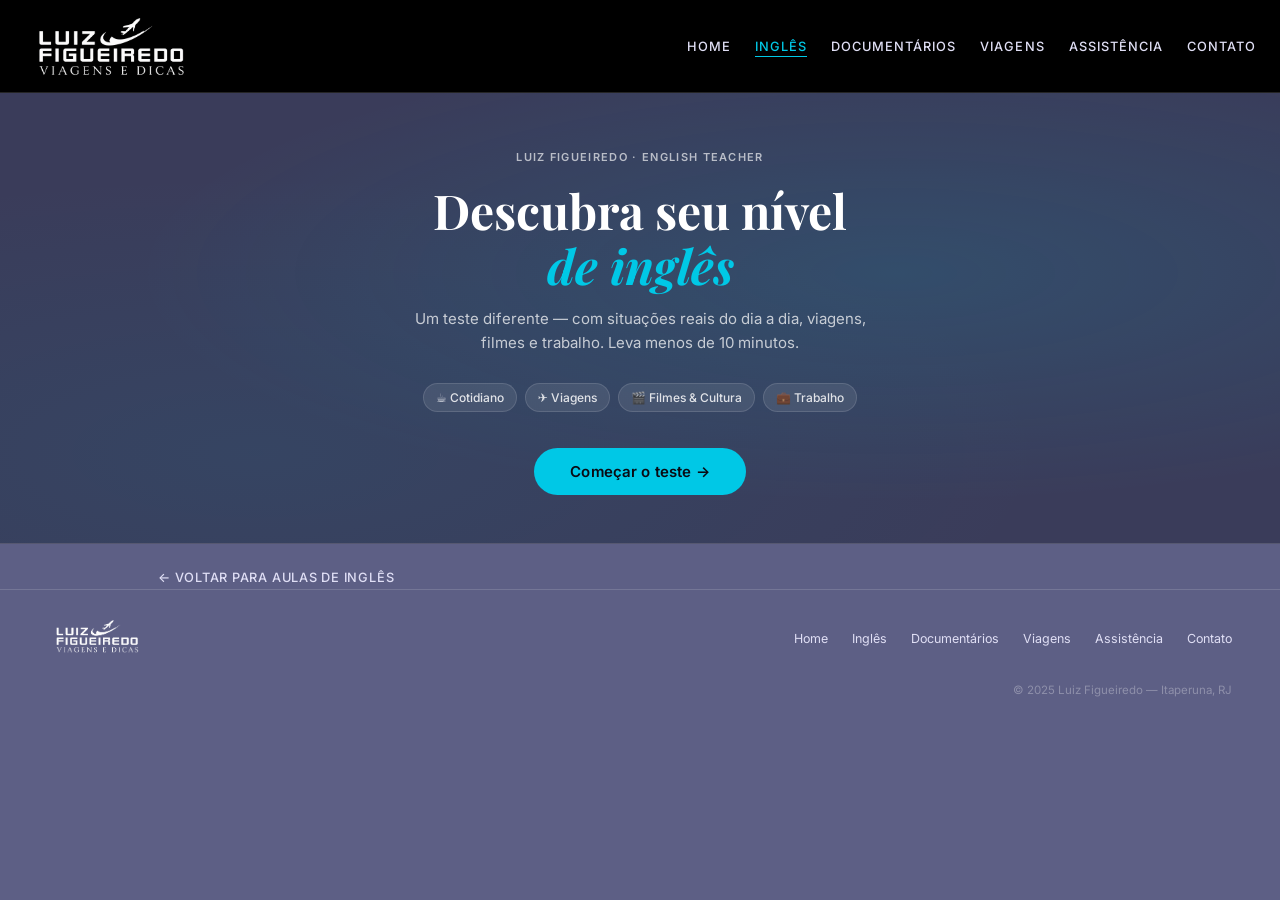
<file: quiz.html>
<!DOCTYPE html>
<html lang="pt-BR">
<head>
  <meta charset="UTF-8">
  <meta name="viewport" content="width=device-width, initial-scale=1">
  <title>Teste de Inglês — Luiz Figueiredo</title>
  <meta name="description" content="Descubra seu nível de inglês em menos de 10 minutos. Quiz com situações reais do dia a dia, viagens, filmes e trabalho. Professor Luiz Figueiredo.">
  <meta name="theme-color" content="#5d5f85">

  <link rel="preconnect" href="https://fonts.googleapis.com">
  <link rel="stylesheet" href="https://fonts.googleapis.com/css2?family=Playfair+Display:ital,wght@0,700;0,900;1,700&family=Inter:wght@400;500;600&display=swap">

<style>
  /* ── SITE VARS (igual às outras páginas) ── */
  :root {
    --bg:        #5d5f85;
    --bg-card:   rgba(255,255,255,0.08);
    --bg-hover:  rgba(255,255,255,0.13);
    --border:    rgba(255,255,255,0.14);
    --fg:        #ffffff;
    --fg-muted:  #e0dff5;
    --accent:    #00c8e6;
    --accent-dim:#00a8c4;
    --indigo:    #4a4c72;
    color-scheme: dark;
  }

  *, *::before, *::after { box-sizing: border-box; margin: 0; padding: 0; }
  html { scroll-behavior: smooth; }

  body {
    background: var(--bg);
    color: var(--fg);
    font-family: 'Inter', system-ui, sans-serif;
    font-size: 16px;
    line-height: 1.6;
    overflow-x: hidden;
  }

  /* ── NAV ── */
  nav {
    position: sticky;
    top: 0;
    z-index: 100;
    background: #000;
    border-bottom: 1px solid var(--border);
    padding: 14px 24px;
    display: flex;
    align-items: center;
    justify-content: space-between;
    gap: 16px;
  }

  .nav-brand { display: flex; align-items: center; text-decoration: none; }
  .nav-brand img { height: 64px; width: auto; display: block; mix-blend-mode: screen; }

  .nav-links { display: flex; gap: 24px; list-style: none; }
  .nav-links a {
    font-size: 0.8rem;
    font-weight: 500;
    letter-spacing: 0.08em;
    text-transform: uppercase;
    color: var(--fg-muted);
    text-decoration: none;
    transition: color 0.2s;
  }
  .nav-links a:hover { color: var(--fg); }
  .nav-links a.active {
    color: var(--accent);
    border-bottom: 1px solid var(--accent);
    padding-bottom: 2px;
  }

  @media (max-width: 640px) { .nav-links { display: none; } }

  /* ── FOOTER ── */
  footer {
    border-top: 1px solid var(--border);
    padding: 28px clamp(16px, 5vw, 48px);
    display: flex;
    align-items: center;
    justify-content: space-between;
    gap: 20px;
    flex-wrap: wrap;
  }

  footer img { height: 36px; mix-blend-mode: screen; }

  .footer-links {
    display: flex;
    gap: 24px;
    flex-wrap: wrap;
  }

  .footer-links a {
    font-size: 0.78rem;
    color: var(--fg-muted);
    text-decoration: none;
    transition: color 0.2s;
  }

  .footer-links a:hover { color: var(--fg); }

  .footer-copy {
    font-size: 0.72rem;
    color: rgba(255,255,255,0.3);
    text-align: right;
    width: 100%;
  }

  /* ── QUIZ VARS ── */
  :root {
    --q-bg: #5d5f85;
    --q-surface: rgba(255,255,255,0.08);
    --q-border: rgba(255,255,255,0.14);
    --q-fg: #ffffff;
    --q-fg-soft: #e0dff5;
    --q-accent: #00c8e6;
    --q-accent-dark: #00a8c4;
    --q-accent-light: rgba(0,200,230,0.12);
    --q-success: #2ecc71;
    --q-success-light: rgba(46,204,113,0.12);
    --q-warn: #f39c12;
    --q-warn-light: rgba(243,156,18,0.12);
    --q-hero-bg: #3a3c5a;
    --q-radius: 12px;
    --q-radius-sm: 8px;
    --q-shadow: 0 2px 16px rgba(0,0,0,0.2);
  }

  /* ── QUIZ HERO ── */
  .quiz-hero {
    background: var(--q-hero-bg);
    padding: 56px clamp(16px, 5vw, 48px) 48px;
    text-align: center;
    position: relative;
    overflow: hidden;
    border-bottom: 1px solid var(--border);
  }

  .quiz-hero::before {
    content: "";
    position: absolute;
    inset: 0;
    background: radial-gradient(ellipse at 70% 40%, rgba(0,200,230,0.12) 0%, transparent 60%),
                radial-gradient(ellipse at 20% 80%, rgba(0,168,196,0.08) 0%, transparent 55%);
    pointer-events: none;
  }

  .quiz-hero-eyebrow {
    font-size: 11px;
    font-weight: 600;
    letter-spacing: 0.12em;
    text-transform: uppercase;
    opacity: 0.65;
    margin-bottom: 16px;
    position: relative;
  }

  .quiz-hero h1 {
    font-family: 'Playfair Display', serif;
    font-size: clamp(28px, 6vw, 48px);
    font-weight: 700;
    line-height: 1.15;
    margin-bottom: 14px;
    position: relative;
  }

  .quiz-hero h1 em { font-style: italic; color: var(--q-accent); }

  .quiz-hero-sub {
    font-size: 15px;
    opacity: 0.72;
    max-width: 480px;
    margin: 0 auto 28px;
    position: relative;
  }

  .quiz-hero-tags {
    display: flex;
    flex-wrap: wrap;
    justify-content: center;
    gap: 8px;
    margin-bottom: 36px;
    position: relative;
  }

  .quiz-hero-tag {
    background: rgba(255,255,255,0.1);
    border: 1px solid rgba(255,255,255,0.15);
    border-radius: 20px;
    font-size: 12px;
    font-weight: 500;
    padding: 4px 12px;
    opacity: 0.85;
  }

  .btn-start {
    background: var(--q-accent);
    color: #0a0b14;
    border: none;
    border-radius: 30px;
    font-family: 'Inter', sans-serif;
    font-size: 15px;
    font-weight: 600;
    padding: 14px 36px;
    cursor: pointer;
    transition: background 0.18s;
    letter-spacing: 0.01em;
    position: relative;
  }

  .btn-start:hover { background: var(--q-accent-dark); }

  /* ── QUIZ BODY ── */
  .quiz-wrap {
    max-width: 640px;
    margin: 0 auto;
    padding: 40px clamp(16px, 5vw, 48px) 60px;
  }

  .progress-bar-wrap { margin-bottom: 28px; }
  .progress-meta {
    display: flex;
    justify-content: space-between;
    align-items: baseline;
    font-size: 12px;
    color: var(--q-fg-soft);
    margin-bottom: 8px;
  }
  .progress-meta strong { color: var(--q-fg); font-weight: 600; }
  .progress-track { height: 5px; background: var(--q-border); border-radius: 3px; overflow: hidden; }
  .progress-fill { height: 100%; background: var(--q-accent); border-radius: 3px; transition: width 0.4s cubic-bezier(0.4,0,0.2,1); }

  .section-badge {
    display: inline-flex;
    align-items: center;
    gap: 6px;
    background: var(--q-accent-light);
    color: var(--q-accent);
    border-radius: 6px;
    font-size: 11px;
    font-weight: 600;
    letter-spacing: 0.06em;
    text-transform: uppercase;
    padding: 4px 10px;
    margin-bottom: 14px;
  }

  .card {
    background: var(--q-surface);
    border: 1px solid var(--q-border);
    border-radius: var(--q-radius);
    box-shadow: var(--q-shadow);
    padding: 28px;
    margin-bottom: 16px;
  }

  .question-text {
    font-family: 'Playfair Display', serif;
    font-size: clamp(17px, 2.5vw, 20px);
    font-weight: 600;
    line-height: 1.45;
    color: var(--q-fg);
    margin-bottom: 6px;
  }

  .question-context {
    font-size: 13px;
    color: var(--q-fg-soft);
    margin-bottom: 20px;
    font-style: italic;
  }

  .options { display: flex; flex-direction: column; gap: 10px; }

  .option-btn {
    display: flex;
    align-items: center;
    gap: 12px;
    background: rgba(255,255,255,0.05);
    border: 1.5px solid var(--q-border);
    border-radius: var(--q-radius-sm);
    padding: 13px 16px;
    cursor: pointer;
    text-align: left;
    font-family: 'Inter', sans-serif;
    font-size: 14.5px;
    color: var(--q-fg);
    transition: border-color 0.15s, background 0.15s;
    min-width: 0;
    width: 100%;
  }

  .option-btn:hover:not(:disabled) {
    border-color: var(--q-accent);
    background: var(--q-accent-light);
  }

  .opt-letter {
    min-width: 26px;
    height: 26px;
    border-radius: 50%;
    background: rgba(255,255,255,0.1);
    display: flex;
    align-items: center;
    justify-content: center;
    font-size: 11px;
    font-weight: 700;
    color: var(--q-fg-soft);
    flex-shrink: 0;
    transition: background 0.15s, color 0.15s;
  }

  .option-btn.selected { border-color: var(--q-accent); background: var(--q-accent-light); }
  .option-btn.selected .opt-letter { background: var(--q-accent); color: #0a0b14; }
  .option-btn.correct { border-color: var(--q-success); background: var(--q-success-light); }
  .option-btn.correct .opt-letter { background: var(--q-success); color: #0a0b14; }
  .option-btn.wrong { border-color: #e74c3c; background: rgba(231,76,60,0.12); }
  .option-btn.wrong .opt-letter { background: #e74c3c; color: #fff; }
  .option-btn:disabled { cursor: default; }

  .feedback {
    margin-top: 14px;
    padding: 12px 14px;
    border-radius: var(--q-radius-sm);
    font-size: 13.5px;
    display: none;
  }

  .feedback.show { display: flex; gap: 10px; align-items: flex-start; }
  .feedback.correct-fb { background: var(--q-success-light); color: var(--q-success); border: 1px solid var(--q-success); }
  .feedback.wrong-fb { background: var(--q-warn-light); color: var(--q-warn); border: 1px solid var(--q-warn); }
  .feedback-icon { font-size: 16px; flex-shrink: 0; margin-top: 1px; }

  .card-nav { display: flex; justify-content: flex-end; margin-top: 20px; }

  .btn-next {
    background: var(--q-accent);
    color: #0a0b14;
    border: none;
    border-radius: 24px;
    font-family: 'Inter', sans-serif;
    font-size: 14px;
    font-weight: 600;
    padding: 11px 28px;
    cursor: pointer;
    transition: background 0.18s;
    display: none;
  }

  .btn-next:hover { background: var(--q-accent-dark); }
  .btn-next.visible { display: inline-block; }

  /* ── RESULT ── */
  .result-card {
    background: var(--q-surface);
    border: 1px solid var(--q-border);
    border-radius: var(--q-radius);
    box-shadow: var(--q-shadow);
    padding: 36px 28px;
    text-align: center;
  }

  .level-badge {
    display: inline-block;
    font-family: 'Playfair Display', serif;
    font-size: 42px;
    font-weight: 700;
    padding: 16px 32px;
    border-radius: var(--q-radius);
    margin-bottom: 16px;
  }

  .level-a1 { background: rgba(0,200,100,0.15); color: #4ecb7a; }
  .level-a2 { background: rgba(0,200,150,0.15); color: #2ecc8a; }
  .level-b1 { background: rgba(0,200,230,0.15); color: var(--q-accent); }
  .level-b2 { background: rgba(100,130,230,0.15); color: #8099e6; }
  .level-c1 { background: rgba(180,100,230,0.15); color: #c47fe0; }

  .result-title {
    font-family: 'Playfair Display', serif;
    font-size: clamp(20px, 4vw, 26px);
    font-weight: 700;
    margin-bottom: 10px;
  }

  .result-desc {
    font-size: 15px;
    color: var(--q-fg-soft);
    max-width: 420px;
    margin: 0 auto 28px;
  }

  .result-score {
    font-size: 13px;
    color: var(--q-fg-soft);
    margin-bottom: 28px;
  }

  .divider { height: 1px; background: var(--q-border); margin: 24px 0; }

  .contact-title {
    font-family: 'Playfair Display', serif;
    font-size: 20px;
    font-weight: 600;
    margin-bottom: 6px;
  }

  .contact-sub {
    font-size: 13.5px;
    color: var(--q-fg-soft);
    margin-bottom: 20px;
    text-align: left;
  }

  .contact-sub strong { color: var(--q-accent); }

  .form-group { display: flex; flex-direction: column; gap: 4px; margin-bottom: 14px; text-align: left; }
  .form-group label { font-size: 12px; font-weight: 600; color: var(--q-fg-soft); letter-spacing: 0.04em; text-transform: uppercase; }

  .form-group input,
  .form-group select {
    background: rgba(255,255,255,0.06);
    border: 1.5px solid var(--q-border);
    border-radius: var(--q-radius-sm);
    padding: 11px 14px;
    font-family: 'Inter', sans-serif;
    font-size: 14.5px;
    color: var(--q-fg);
    outline: none;
    transition: border-color 0.15s;
    width: 100%;
  }

  .form-group input::placeholder { color: rgba(255,255,255,0.28); }
  .form-group input:focus,
  .form-group select:focus { border-color: var(--q-accent); }
  .form-group select { appearance: none; cursor: pointer; }
  .form-group select option { background: #3a3c5a; color: #fff; }

  .form-row { display: grid; grid-template-columns: 1fr 1fr; gap: 12px; }
  @media (max-width: 420px) { .form-row { grid-template-columns: 1fr; } }

  .btn-submit {
    width: 100%;
    background: var(--q-accent);
    color: #0a0b14;
    border: none;
    border-radius: 30px;
    font-family: 'Inter', sans-serif;
    font-size: 15px;
    font-weight: 600;
    padding: 14px;
    cursor: pointer;
    transition: background 0.18s;
    margin-top: 4px;
  }

  .btn-submit:hover { background: var(--q-accent-dark); }
  .btn-submit:disabled { opacity: 0.6; cursor: default; }

  .status-msg {
    margin-top: 14px;
    font-size: 13.5px;
    padding: 12px 14px;
    border-radius: var(--q-radius-sm);
    display: none;
    text-align: center;
  }

  .status-msg.show { display: block; }
  .status-ok { background: var(--q-success-light); color: var(--q-success); border: 1px solid var(--q-success); }
  .status-err { background: var(--q-warn-light); color: var(--q-warn); border: 1px solid var(--q-warn); }

  .thankyou { text-align: center; padding: 20px 0; }
  .thankyou-icon { font-size: 52px; margin-bottom: 16px; }
  .thankyou h2 { font-family: 'Playfair Display', serif; font-size: 26px; margin-bottom: 10px; }
  .thankyou p { color: var(--q-fg-soft); font-size: 15px; max-width: 360px; margin: 0 auto; }

  .back-link {
    display: inline-flex;
    align-items: center;
    gap: 6px;
    font-size: 0.8rem;
    font-weight: 500;
    letter-spacing: 0.06em;
    text-transform: uppercase;
    color: var(--fg-muted);
    text-decoration: none;
    transition: color 0.2s;
    padding: clamp(16px, 3vw, 24px) clamp(16px, 5vw, 48px) 0;
    display: block;
    max-width: 1060px;
    margin: 0 auto;
  }

  .back-link:hover { color: var(--accent); }

  /* screens */
  #screen-welcome { display: block; }
  #screen-quiz    { display: none; }
  #screen-result  { display: none; }
</style>
</head>
<body>

<!-- NAV -->
<nav>
  <a class="nav-brand" href="index.html">
    <img src="./assets/img/logo-lf.png" alt="Luiz Figueiredo">
  </a>
  <ul class="nav-links">
    <li><a href="index.html">Home</a></li>
    <li><a href="ingles.html" class="active">Inglês</a></li>
    <li><a href="documentarios.html">Documentários</a></li>
    <li><a href="viagens.html">Viagens</a></li>
    <li><a href="assistencia.html">Assistência</a></li>
    <li><a href="contato.html">Contato</a></li>
  </ul>
</nav>

<!-- SCREEN 0: Welcome -->
<div id="screen-welcome">
  <div class="quiz-hero">
    <p class="quiz-hero-eyebrow">Luiz Figueiredo · English Teacher</p>
    <h1>Descubra seu nível<br><em>de inglês</em></h1>
    <p class="quiz-hero-sub">Um teste diferente — com situações reais do dia a dia, viagens, filmes e trabalho. Leva menos de 10 minutos.</p>
    <div class="quiz-hero-tags">
      <span class="quiz-hero-tag">☕ Cotidiano</span>
      <span class="quiz-hero-tag">✈️ Viagens</span>
      <span class="quiz-hero-tag">🎬 Filmes &amp; Cultura</span>
      <span class="quiz-hero-tag">💼 Trabalho</span>
    </div>
    <button class="btn-start" id="btn-start">Começar o teste →</button>
  </div>
  <a class="back-link" href="ingles.html">← Voltar para Aulas de Inglês</a>
</div>

<!-- SCREEN 1: Quiz -->
<div id="screen-quiz">
  <div class="quiz-wrap">
    <div class="progress-bar-wrap">
      <div class="progress-meta">
        <span>Pergunta <strong id="q-num">1</strong> de <strong id="q-total">20</strong></span>
        <span id="q-section-label"></span>
      </div>
      <div class="progress-track"><div class="progress-fill" id="progress-fill" style="width:0%"></div></div>
    </div>
    <div id="q-badge" class="section-badge"></div>
    <div class="card">
      <p id="q-text" class="question-text"></p>
      <p id="q-context" class="question-context"></p>
      <div class="options" id="q-options"></div>
      <div class="feedback" id="q-feedback">
        <span class="feedback-icon" id="fb-icon"></span>
        <div class="feedback-text" id="fb-text"></div>
      </div>
    </div>
    <div class="card-nav">
      <button class="btn-next" id="btn-next">Próxima →</button>
    </div>
  </div>
</div>

<!-- SCREEN 2: Result -->
<div id="screen-result">
  <div class="quiz-wrap">
    <div class="result-card">
      <div id="level-badge" class="level-badge"></div>
      <h2 id="result-title" class="result-title"></h2>
      <p id="result-desc" class="result-desc"></p>
      <p id="result-score" class="result-score"></p>
      <div class="divider"></div>
      <div id="contact-section">
        <p class="contact-title">Fale com o Luiz</p>
        <p class="contact-sub">Você chegou até aqui — isso já diz muito! Deixe seus dados e o Luiz entra em contato para uma aula experimental <strong>gratuita</strong>. Sem compromisso.</p>
        <form id="contact-form">
          <div class="form-row">
            <div class="form-group">
              <label for="f-nome">Seu nome</label>
              <input type="text" id="f-nome" placeholder="Maria Silva" required>
            </div>
            <div class="form-group">
              <label for="f-email">E-mail</label>
              <input type="email" id="f-email" placeholder="maria@email.com" required>
            </div>
          </div>
          <div class="form-group">
            <label for="f-whatsapp">WhatsApp</label>
            <input type="tel" id="f-whatsapp" placeholder="(11) 99999-9999" required>
          </div>
          <div class="form-group">
            <label for="f-objetivo">Meu principal objetivo com o inglês</label>
            <select id="f-objetivo">
              <option value="">Selecione...</option>
              <option>Viagens e turismo</option>
              <option>Trabalho e carreira</option>
              <option>Filmes, séries e música</option>
              <option>Estudar no exterior</option>
              <option>Uso geral / cotidiano</option>
            </select>
          </div>
          <button type="submit" class="btn-submit" id="btn-submit">Quero falar com o Luiz ✉️</button>
          <div class="status-msg status-ok" id="status-ok">✅ Enviado! O Luiz vai entrar em contato em breve.</div>
          <div class="status-msg status-err" id="status-err">⚠️ Erro ao enviar. Tente novamente em breve.</div>
        </form>
      </div>
      <div id="thankyou-section" style="display:none">
        <div class="thankyou">
          <div class="thankyou-icon">🎉</div>
          <h2>Tudo certo!</h2>
          <p>O Luiz recebeu seu contato e vai responder em breve. Até logo!</p>
        </div>
      </div>
    </div>
    <a class="back-link" href="ingles.html" style="padding-top:24px;">← Voltar para Aulas de Inglês</a>
  </div>
</div>

<!-- FOOTER -->
<footer>
  <a href="index.html">
    <img src="./assets/img/logo-lf.png" alt="Luiz Figueiredo">
  </a>
  <div class="footer-links">
    <a href="index.html">Home</a>
    <a href="ingles.html">Inglês</a>
    <a href="documentarios.html">Documentários</a>
    <a href="viagens.html">Viagens</a>
    <a href="assistencia.html">Assistência</a>
    <a href="contato.html">Contato</a>
  </div>
  <p class="footer-copy">© 2025 Luiz Figueiredo — Itaperuna, RJ</p>
</footer>

<script>
var APPS_SCRIPT_URL = "https://script.google.com/macros/s/AKfycbwQ31vAThVNWlRuVug0Gb25M8SDLOmU1tXD3XAj9K57SHQLESNRwdHsDkfSq9kpsnx-Jw/exec";

var questions = [
  // ── A1: vocabulary & basic structure ──
  {section:"☕ Everyday",level:"A1",
   text:"Choose the correct word: \"I ___ from Brazil.\"",
   context:"Fill in the blank.",
   options:["am","is","are","be"],
   correct:0,
   feedback:"Com \"I\" usamos sempre \"am\": I am from Brazil. \"Is\" vai com he/she/it, \"are\" com you/we/they."},

  {section:"☕ Everyday",level:"A1",
   text:"Which sentence is correct?",
   context:"",
   options:["She have two cats.","She has two cats.","She haves two cats.","She having two cats."],
   correct:1,
   feedback:"Com he/she/it, o verbo \"have\" vira \"has\" no presente simples. \"She have\" é o erro mais comum de iniciantes."},

  {section:"☕ Everyday",level:"A2",
   text:"\"I'm not feeling well today.\" What does this mean?",
   context:"",
   options:["I feel great.","I'm a little sick or tired.","I don't like today.","I can't feel anything."],
   correct:1,
   feedback:"\"Not feeling well\" é a forma educada de dizer que está se sentindo mal, doente ou cansado — muito comum no dia a dia."},

  {section:"☕ Everyday",level:"A2",
   text:"Choose the right question: you want to know the price of something.",
   context:"",
   options:["How many is this?","How much does this cost?","What is the price of this?","How cost is this?"],
   correct:1,
   feedback:"\"How much does it cost?\" é a forma padrão para perguntar preço. \"How many\" é para quantidades com substantivos contáveis, não para preço."},

  // ── A2/B1: grammar in context ──
  {section:"✈️ Travel",level:"A2",
   text:"At check-in: \"Window or ___ seat?\"",
   context:"The flight attendant is asking about your preference.",
   options:["aisle","alley","corridor","hallway"],
   correct:0,
   feedback:"\"Aisle\" (pronuncia-se \"AY-ul\") é o corredor do avião — o assento do lado do corredor. Essencial para quem viaja bastante!"},

  {section:"✈️ Travel",level:"B1",
   text:"\"My bag is ___ — do you have a scale?\"",
   context:"You think your luggage might be too heavy.",
   options:["overweight","overloaded","too fat","above weight"],
   correct:0,
   feedback:"\"Overweight\" é o termo padrão para bagagem acima do limite. \"Overloaded\" existe mas é mais para veículos e sistemas. \"Above weight\" não é natural em inglês."},

  {section:"✈️ Travel",level:"B1",
   text:"The receptionist says: \"I'll have someone bring your bags up.\" She means:",
   context:"",
   options:["She will carry your bags herself.","Someone will take your bags to your room.","You need to pick up your bags downstairs.","Your bags are already in the room."],
   correct:1,
   feedback:"\"Bring up\" aqui significa trazer para cima (para o quarto). Ela está dizendo que vai mandar alguém levar as malas para o seu quarto — serviço de portaria."},

  {section:"✈️ Travel",level:"B2",
   text:"\"The hostel was nothing to write home about, but the location was unbeatable.\"",
   context:"What does the traveler mean?",
   options:["The hostel was average, but the location was perfect.","The hostel was so good they wrote about it.","The hostel had no Wi-Fi so they couldn't email home.","The hostel and location were both disappointing."],
   correct:0,
   feedback:"\"Nothing to write home about\" = nada de especial, mediano. \"Unbeatable\" = impossível de superar. A pessoa está dizendo que o hostel era do comum, mas a localização era excelente."},

  // ── B1: grammar & phrasal verbs ──
  {section:"🎬 Culture",level:"B1",
   text:"Choose the correct form: \"By the time we arrived, the show ___ already started.\"",
   context:"",
   options:["had","have","has","was"],
   correct:0,
   feedback:"Usamos o Past Perfect (had + particípio) para indicar que algo aconteceu ANTES de outro evento no passado. \"Had already started\" = já tinha começado quando chegamos."},

  {section:"🎬 Culture",level:"B1",
   text:"\"I need to brush ___ on my English before the trip.\"",
   context:"Which phrasal verb fits?",
   options:["up","over","off","out"],
   correct:0,
   feedback:"\"Brush up on\" = revisar, dar uma relembrada em algo que você já sabe mas está enferrujado. Muito usado para idiomas e habilidades. Ex: \"I brushed up on my French before Paris.\""},

  {section:"🎬 Culture",level:"B1",
   text:"\"She's a real people person.\" This means:",
   context:"",
   options:["She loves socializing and gets along with everyone.","She works with people professionally.","She is very popular on social media.","She prefers people over animals."],
   correct:0,
   feedback:"\"A people person\" é alguém que genuinamente gosta de interagir com outras pessoas, sociável e fácil de se relacionar. Uma expressão idiomática muito natural."},

  {section:"🎬 Culture",level:"B2",
   text:"\"The film dragged a bit in the middle, but the ending totally redeemed it.\"",
   context:"What is the reviewer saying?",
   options:["The middle was slow, but the ending saved the film.","The film was boring from start to finish.","The ending was disappointing after a good start.","The middle and ending were both excellent."],
   correct:0,
   feedback:"\"Drag\" = arrastar, andar devagar (ritmo lento). \"Redeem\" = resgatar, compensar. O crítico achou o meio monótono mas a conclusão valeu a pena."},

  // ── B2: vocabulary & register ──
  {section:"💼 Work",level:"B2",
   text:"Your boss says: \"Let's touch base on this after the meeting.\"",
   context:"What does she want to do?",
   options:["Briefly check in and sync up on the topic later.","Touch the base of the presentation together.","Discuss the topic in full detail right now.","Skip the topic entirely."],
   correct:0,
   feedback:"\"Touch base\" = dar uma rápida atualização, entrar em contato brevemente para alinhar. Expressão super comum em ambiente profissional anglófono."},

  {section:"💼 Work",level:"B2",
   text:"Choose the sentence with the correct preposition: you're talking about your schedule.",
   context:"",
   options:["I'm in a meeting on Monday at 3pm.","I'm at a meeting in Monday on 3pm.","I'm on a meeting at Monday in 3pm.","I'm for a meeting at Monday on 3pm."],
   correct:0,
   feedback:"Regra das preposições de tempo: IN = mês/ano/período (in the morning), ON = dia específico (on Monday), AT = hora exata (at 3pm). Essa combinação é fundamental."},

  {section:"💼 Work",level:"B2",
   text:"\"She's been in the loop since day one.\" What does this mean?",
   context:"",
   options:["She has been kept informed about everything from the start.","She has been in charge of the project.","She joined the team recently.","She created a loop in the system."],
   correct:0,
   feedback:"\"In the loop\" = informado, incluído nas comunicações e decisões. \"Keep someone in the loop\" = manter alguém a par do que está acontecendo. O oposto é \"out of the loop\"."},

  // ── C1: nuance & advanced grammar ──
  {section:"🌟 Advanced",level:"C1",
   text:"\"I wish I had taken that job offer last year.\"",
   context:"What does this sentence express?",
   options:["Regret about a past decision.","A plan for next year.","Happiness about a past choice.","A request for advice."],
   correct:0,
   feedback:"\"Wish + past perfect\" expressa arrependimento sobre algo no passado. A pessoa não aceitou a oferta e agora se arrepende. \"I wish I had taken it\" = deveria ter aceitado."},

  {section:"🌟 Advanced",level:"C1",
   text:"Choose the most natural phrasing for a formal email:",
   context:"",
   options:["I am writing to enquire about the availability of the position.","I want to know if the job is still open.","Hey, just checking if the role is still up for grabs.","Can you tell me if there's still a spot?"],
   correct:0,
   feedback:"\"I am writing to enquire about\" é o registro formal correto para e-mail profissional. As outras opções são informais (B), coloquiais (C) ou diretas demais (D) para contexto formal."},

  {section:"🌟 Advanced",level:"C1",
   text:"\"The policy is well-intentioned but ultimately counterproductive.\"",
   context:"What does the speaker think about the policy?",
   options:["It means well, but it ends up causing more harm than good.","It is both good in theory and practice.","It was created with bad intentions.","It has no real effect at all."],
   correct:0,
   feedback:"\"Well-intentioned\" = boa intenção. \"Counterproductive\" = que produz o efeito contrário ao desejado. A frase expressa uma crítica sofisticada: a ideia é boa, mas o resultado é ruim."},

  {section:"🌟 Advanced",level:"C1",
   text:"\"Had I known the road was flooded, I would have taken a different route.\"",
   context:"Which option has the same meaning?",
   options:["If I had known the road was flooded, I would have taken a different route.","If I knew the road was flooded, I would take a different route.","I knew the road was flooded and changed my route.","I didn't know the route, so I was flooded."],
   correct:0,
   feedback:"\"Had I known\" é a inversão do terceiro condicional — forma mais literária e avançada de \"If I had known\". Muito usada em inglês escrito e discurso formal. Mesmo significado, registro mais sofisticado."},

  {section:"🌟 Advanced",level:"C1",
   text:"\"The author's prose is deceptively simple — beneath the surface lies a web of allusions.\"",
   context:"What is being said about the writing style?",
   options:["The writing looks simple but is actually complex and full of references.","The author writes in a very complicated way that confuses readers.","The prose is simple and has nothing hidden.","The author uses too many difficult words."],
   correct:0,
   feedback:"\"Deceptively simple\" = parece simples, mas engana — na verdade é complexo. \"Allusions\" = alusões, referências implícitas. Uma frase típica de análise literária em nível C1/C2."}
];

var levels = [
  {min:0,  max:4,  code:"A1", label:"Iniciante (A1)",         badge:"level-a1", desc:"Você entende expressões básicas do dia a dia. Com prática e um bom professor, vai evoluir rápido!"},
  {min:5,  max:9,  code:"A2", label:"Elementar (A2)",          badge:"level-a2", desc:"Você já se vira em situações simples — cumprimentos, compras, viagens básicas. Hora de expandir!"},
  {min:10, max:13, code:"B1", label:"Intermediário (B1)",      badge:"level-b1", desc:"Você consegue se comunicar em situações cotidianas e de viagem. Falta fluência e vocabulário."},
  {min:14, max:16, code:"B2", label:"Intermediário Alto (B2)", badge:"level-b2", desc:"Você já domina inglês para trabalho e filmes. O foco agora é precisão e naturalidade."},
  {min:17, max:20, code:"C1", label:"Avançado (C1/C2)",        badge:"level-c1", desc:"Seu inglês é sofisticado! Uma mentoria focada pode polir seu uso em contextos acadêmicos e profissionais."}
];

var current = 0, score = 0, answered = false;
var quizResult = {level:"", levelLabel:"", score:0};

function show(id) {
  document.getElementById('screen-welcome').style.display = 'none';
  document.getElementById('screen-quiz').style.display = 'none';
  document.getElementById('screen-result').style.display = 'none';
  document.getElementById(id).style.display = 'block';
  window.scrollTo(0, 0);
}

function startQuiz() {
  current = 0; score = 0; answered = false;
  show('screen-quiz');
  renderQ();
}

function renderQ() {
  var q = questions[current];
  var total = questions.length;
  document.getElementById('q-num').textContent = current + 1;
  document.getElementById('q-total').textContent = total;
  document.getElementById('q-text').textContent = q.text;
  document.getElementById('q-context').textContent = q.context;
  document.getElementById('q-badge').textContent = q.section;
  document.getElementById('q-section-label').textContent = q.section;
  document.getElementById('progress-fill').style.width = ((current / total) * 100) + '%';
  document.getElementById('q-feedback').className = 'feedback';
  document.getElementById('btn-next').className = 'btn-next';

  var opts = document.getElementById('q-options');
  opts.innerHTML = '';
  var letters = ['A','B','C','D'];
  q.options.forEach(function(opt, i) {
    var btn = document.createElement('button');
    btn.className = 'option-btn';
    btn.innerHTML = '<span class="opt-letter">' + letters[i] + '</span><span>' + opt + '</span>';
    btn.setAttribute('data-idx', i);
    opts.appendChild(btn);
  });
  answered = false;
}

function selectAnswer(idx) {
  if (answered) return;
  answered = true;
  var q = questions[current];
  var isCorrect = idx === q.correct;
  if (isCorrect) score++;

  var btns = document.querySelectorAll('.option-btn');
  btns.forEach(function(btn, i) {
    btn.disabled = true;
    if (i === q.correct) btn.classList.add('correct');
    else if (i === idx && !isCorrect) btn.classList.add('wrong');
  });

  var fb = document.getElementById('q-feedback');
  fb.className = 'feedback show ' + (isCorrect ? 'correct-fb' : 'wrong-fb');
  document.getElementById('fb-icon').textContent = isCorrect ? '✅' : '💡';
  document.getElementById('fb-text').innerHTML = '<strong>' + (isCorrect ? 'Correto!' : 'Quase!') + '</strong> ' + q.feedback;

  var btnNext = document.getElementById('btn-next');
  btnNext.textContent = current < questions.length - 1 ? 'Próxima →' : 'Ver meu resultado →';
  btnNext.className = 'btn-next visible';
}

function nextQ() {
  if (current < questions.length - 1) {
    current++;
    renderQ();
  } else {
    showResult();
  }
}

function showResult() {
  var lvl = levels[0];
  for (var i = 0; i < levels.length; i++) {
    if (score >= levels[i].min && score <= levels[i].max) { lvl = levels[i]; break; }
  }
  quizResult = {level: lvl.code, levelLabel: lvl.label, score: score};
  document.getElementById('level-badge').textContent = lvl.code;
  document.getElementById('level-badge').className = 'level-badge ' + lvl.badge;
  document.getElementById('result-title').textContent = lvl.label;
  document.getElementById('result-desc').textContent = lvl.desc;
  document.getElementById('result-score').textContent = 'Você acertou ' + score + ' de ' + questions.length + ' questões.';
  show('screen-result');
}

function submitForm(e) {
  e.preventDefault();
  var btn = document.getElementById('btn-submit');
  document.getElementById('status-ok').className = 'status-msg status-ok';
  document.getElementById('status-err').className = 'status-msg status-err';
  btn.disabled = true;
  btn.textContent = 'Enviando...';

  var payload = {
    nome: document.getElementById('f-nome').value,
    email: document.getElementById('f-email').value,
    whatsapp: document.getElementById('f-whatsapp').value,
    objetivo: document.getElementById('f-objetivo').value,
    nivel: quizResult.level,
    nivelLabel: quizResult.levelLabel,
    acertos: quizResult.score,
    total: questions.length,
    data: new Date().toLocaleString('pt-BR')
  };

  fetch(APPS_SCRIPT_URL, {
    method: 'POST',
    mode: 'no-cors',
    body: JSON.stringify(payload)
  }).then(function() {
    document.getElementById('contact-section').style.display = 'none';
    document.getElementById('thankyou-section').style.display = 'block';
  }).catch(function() {
    btn.disabled = false;
    btn.textContent = 'Quero falar com o Luiz ✉️';
    document.getElementById('status-err').className = 'status-msg status-err show';
  });
}

document.getElementById('btn-start').addEventListener('click', startQuiz);
document.getElementById('btn-next').addEventListener('click', nextQ);
document.getElementById('q-options').addEventListener('click', function(e) {
  var btn = e.target.closest('.option-btn');
  if (btn) selectAnswer(parseInt(btn.getAttribute('data-idx')));
});
document.getElementById('contact-form').addEventListener('submit', submitForm);
</script>

</body>
</html>
</file>
